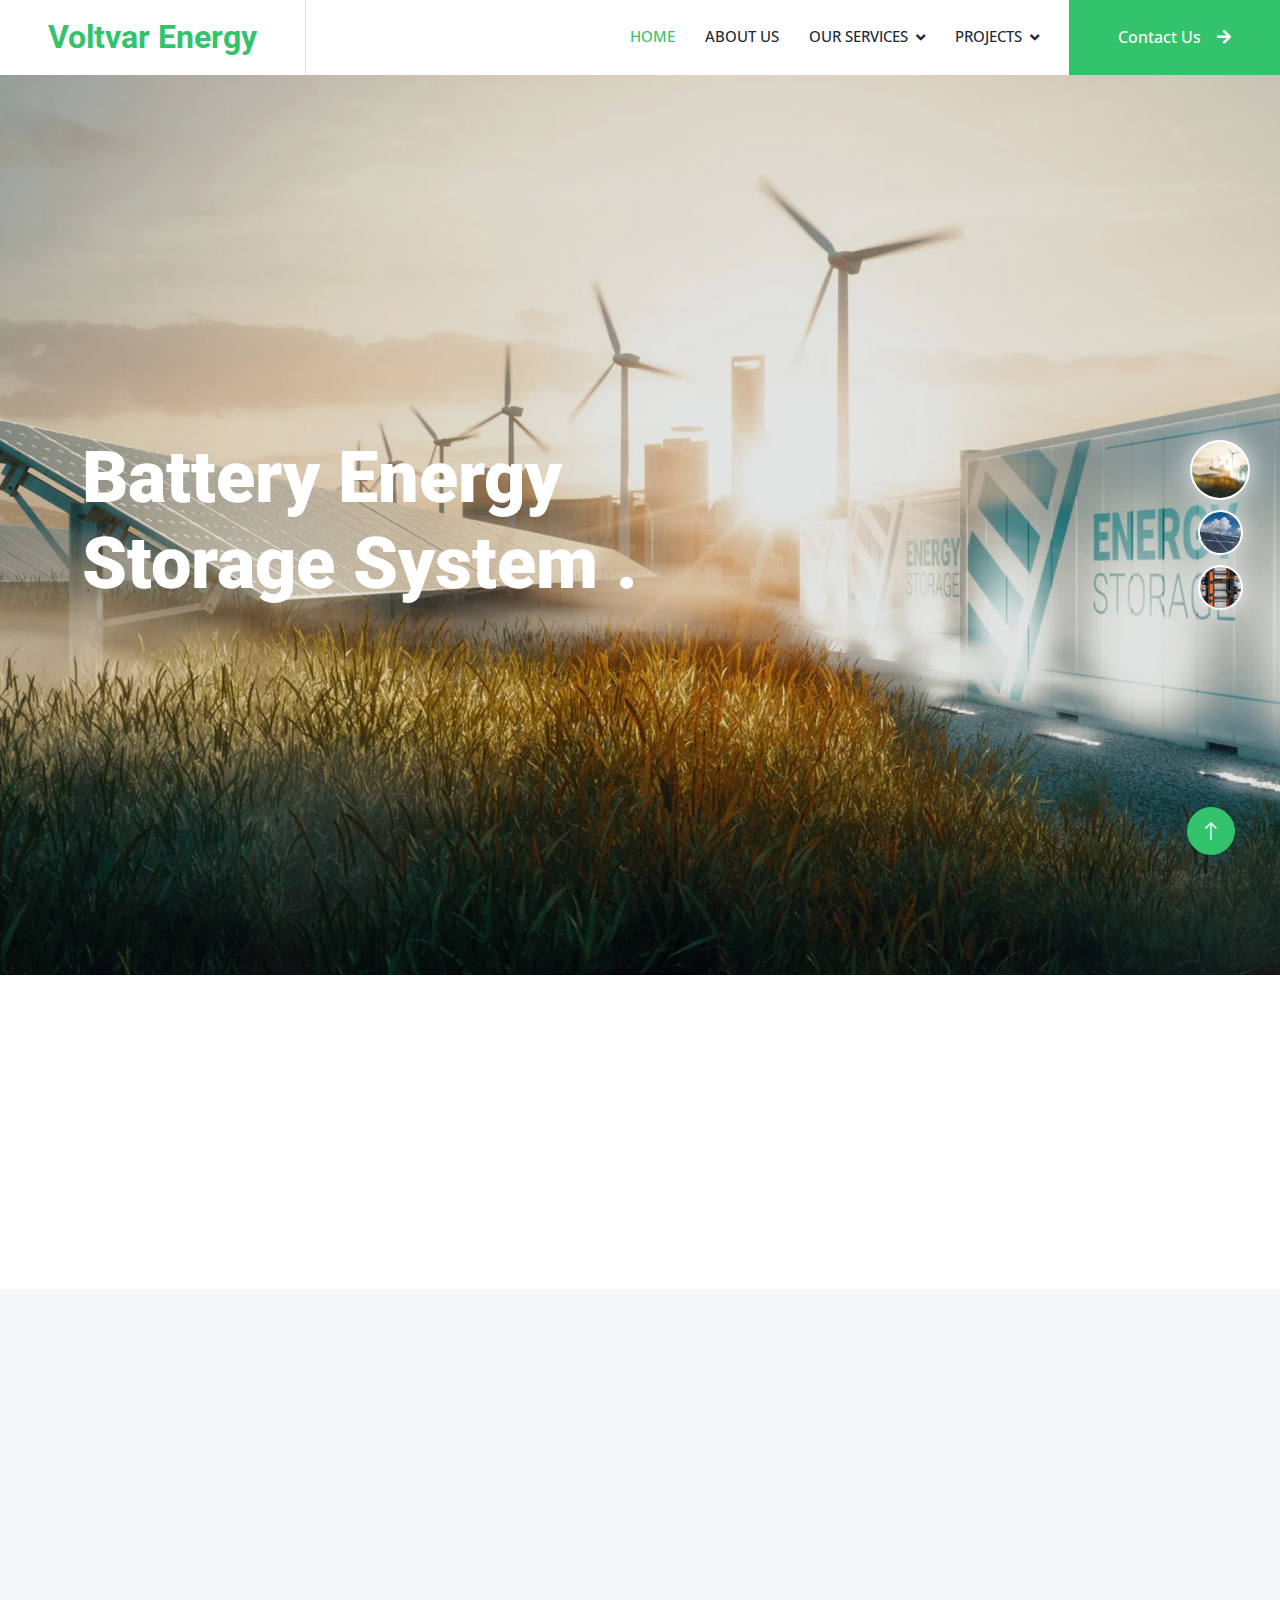
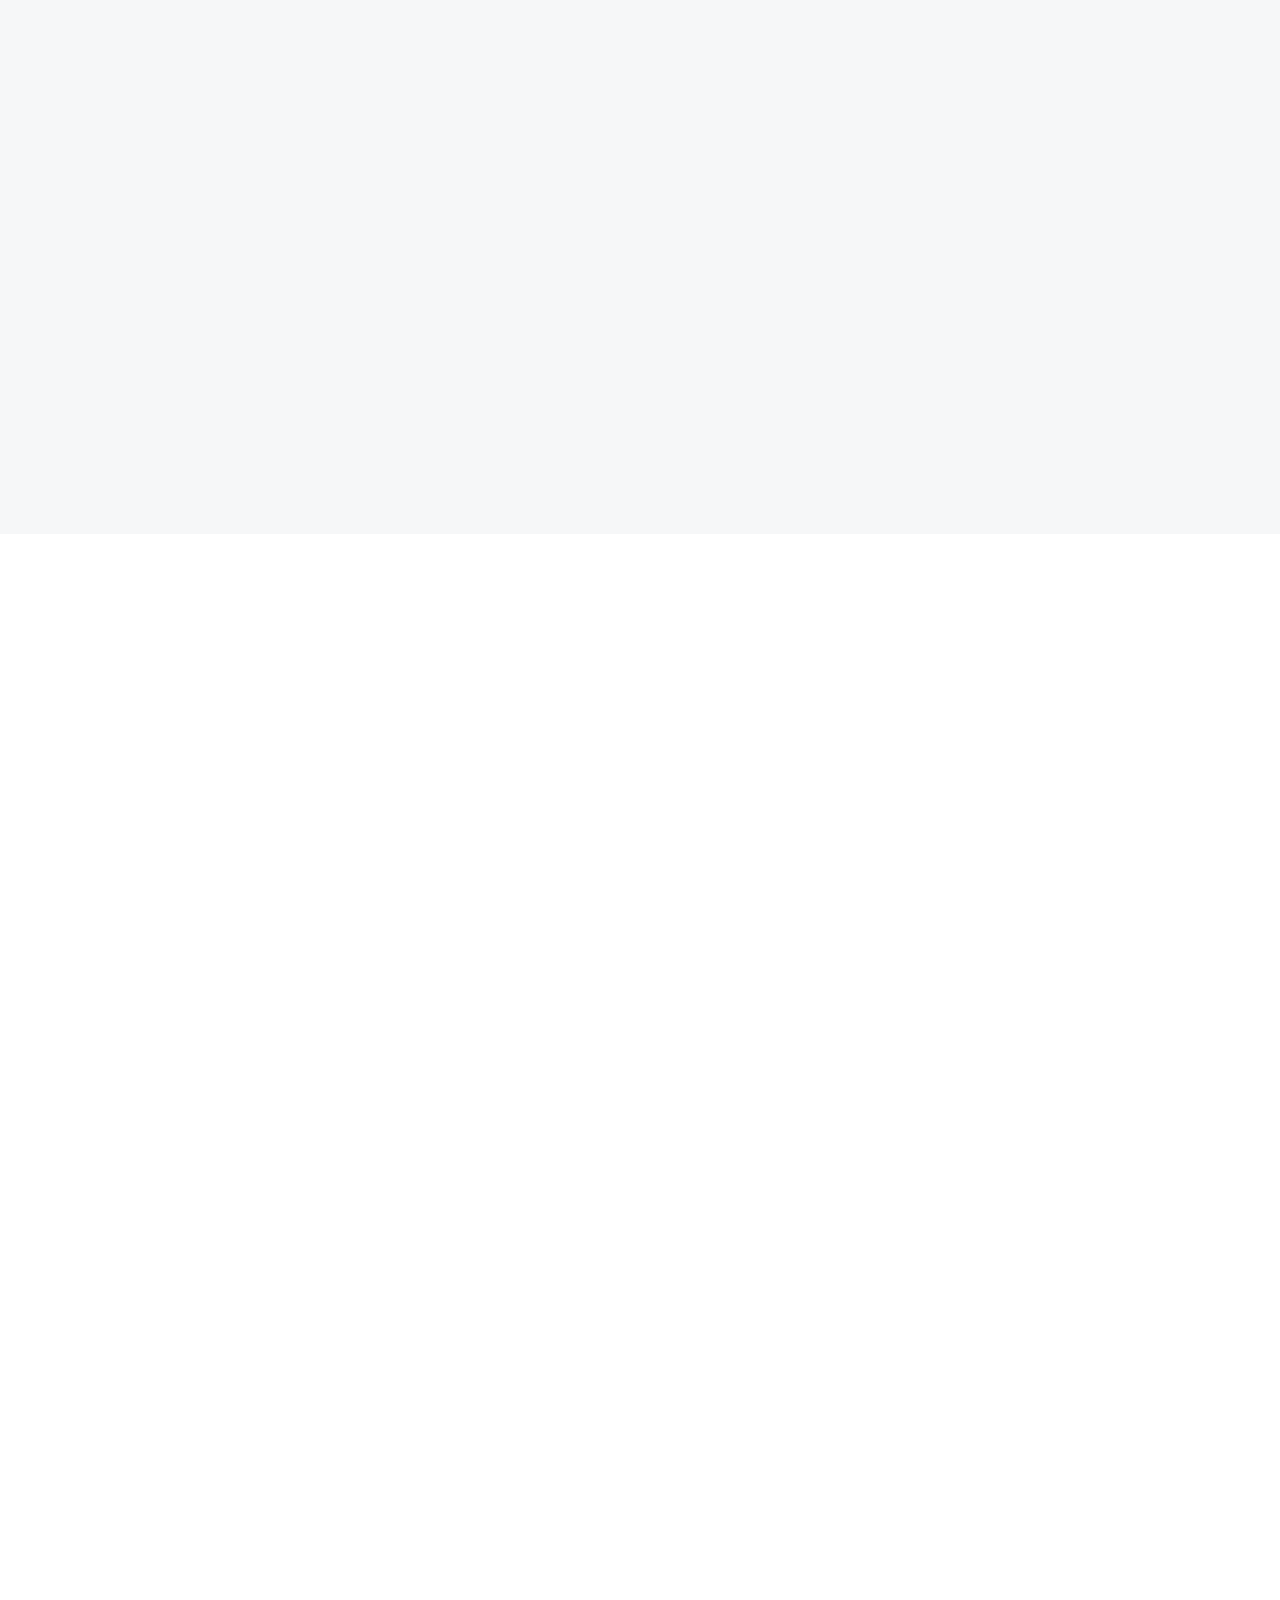
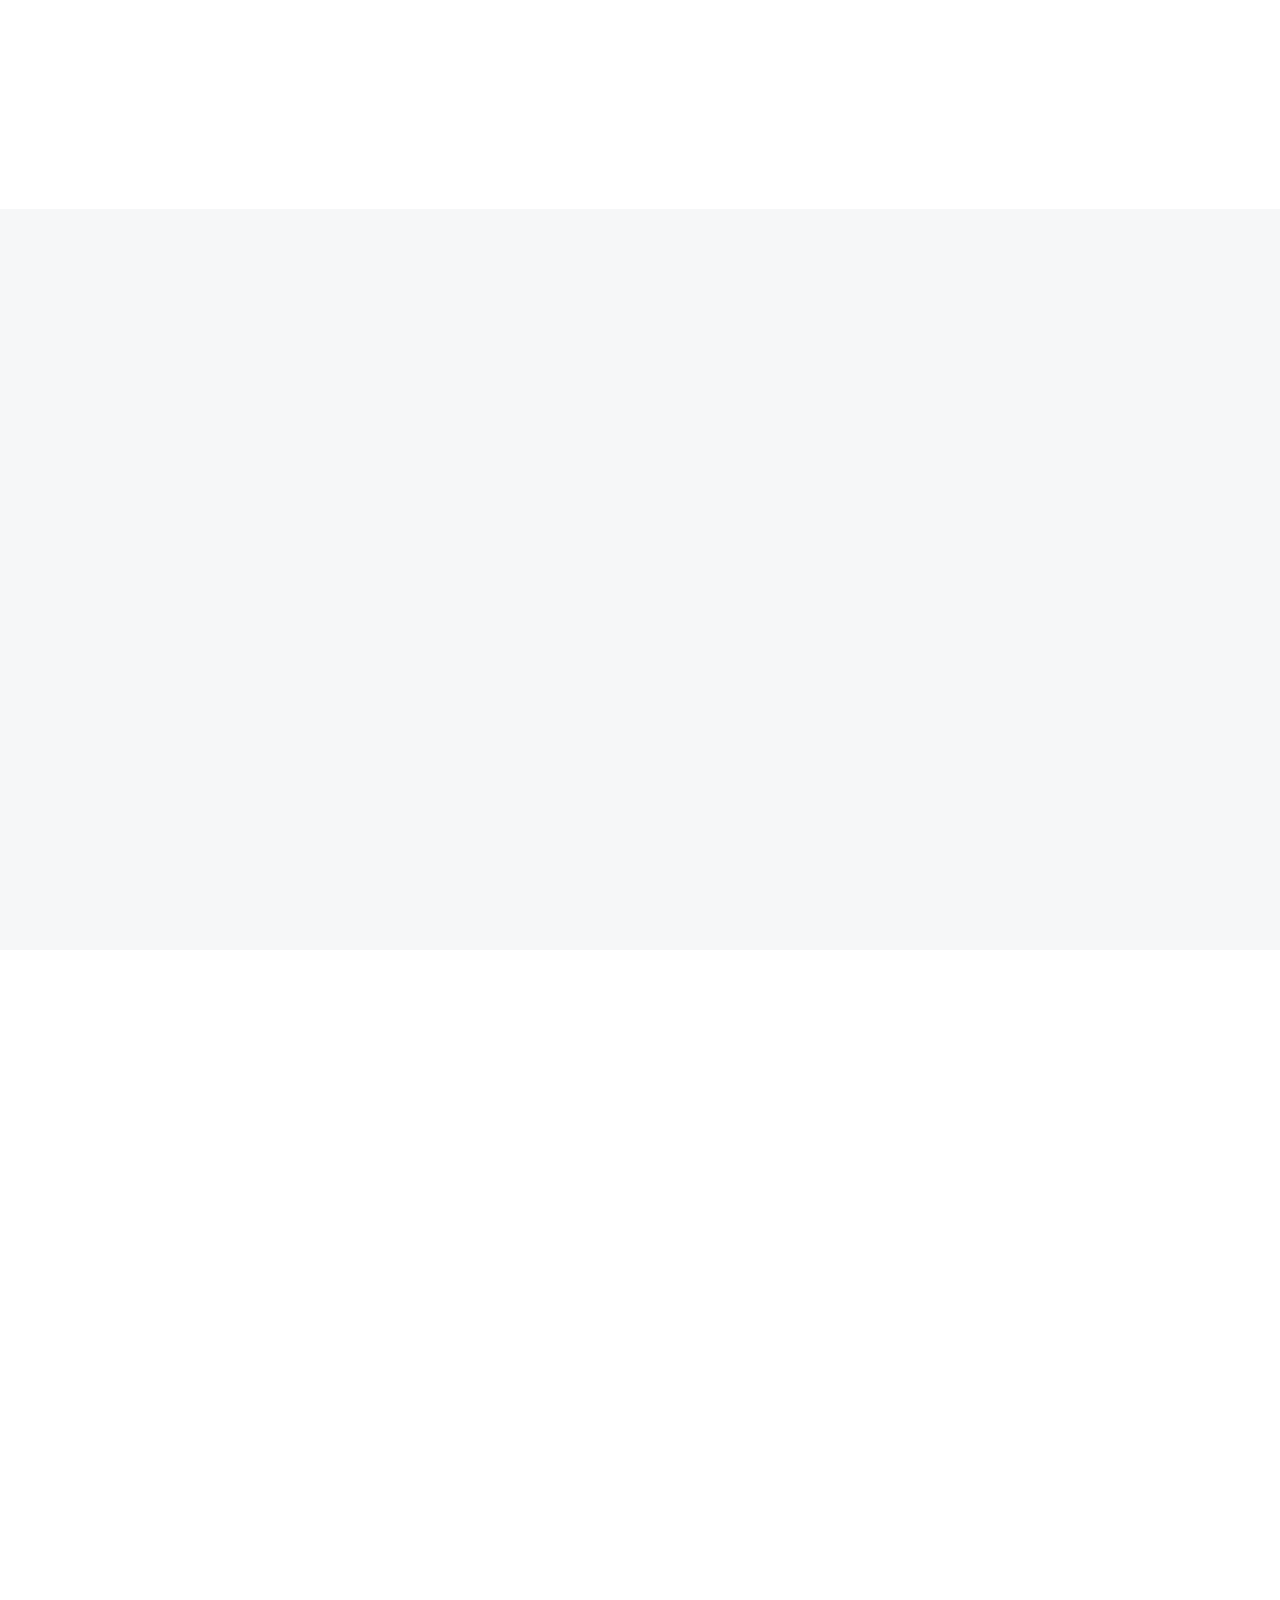
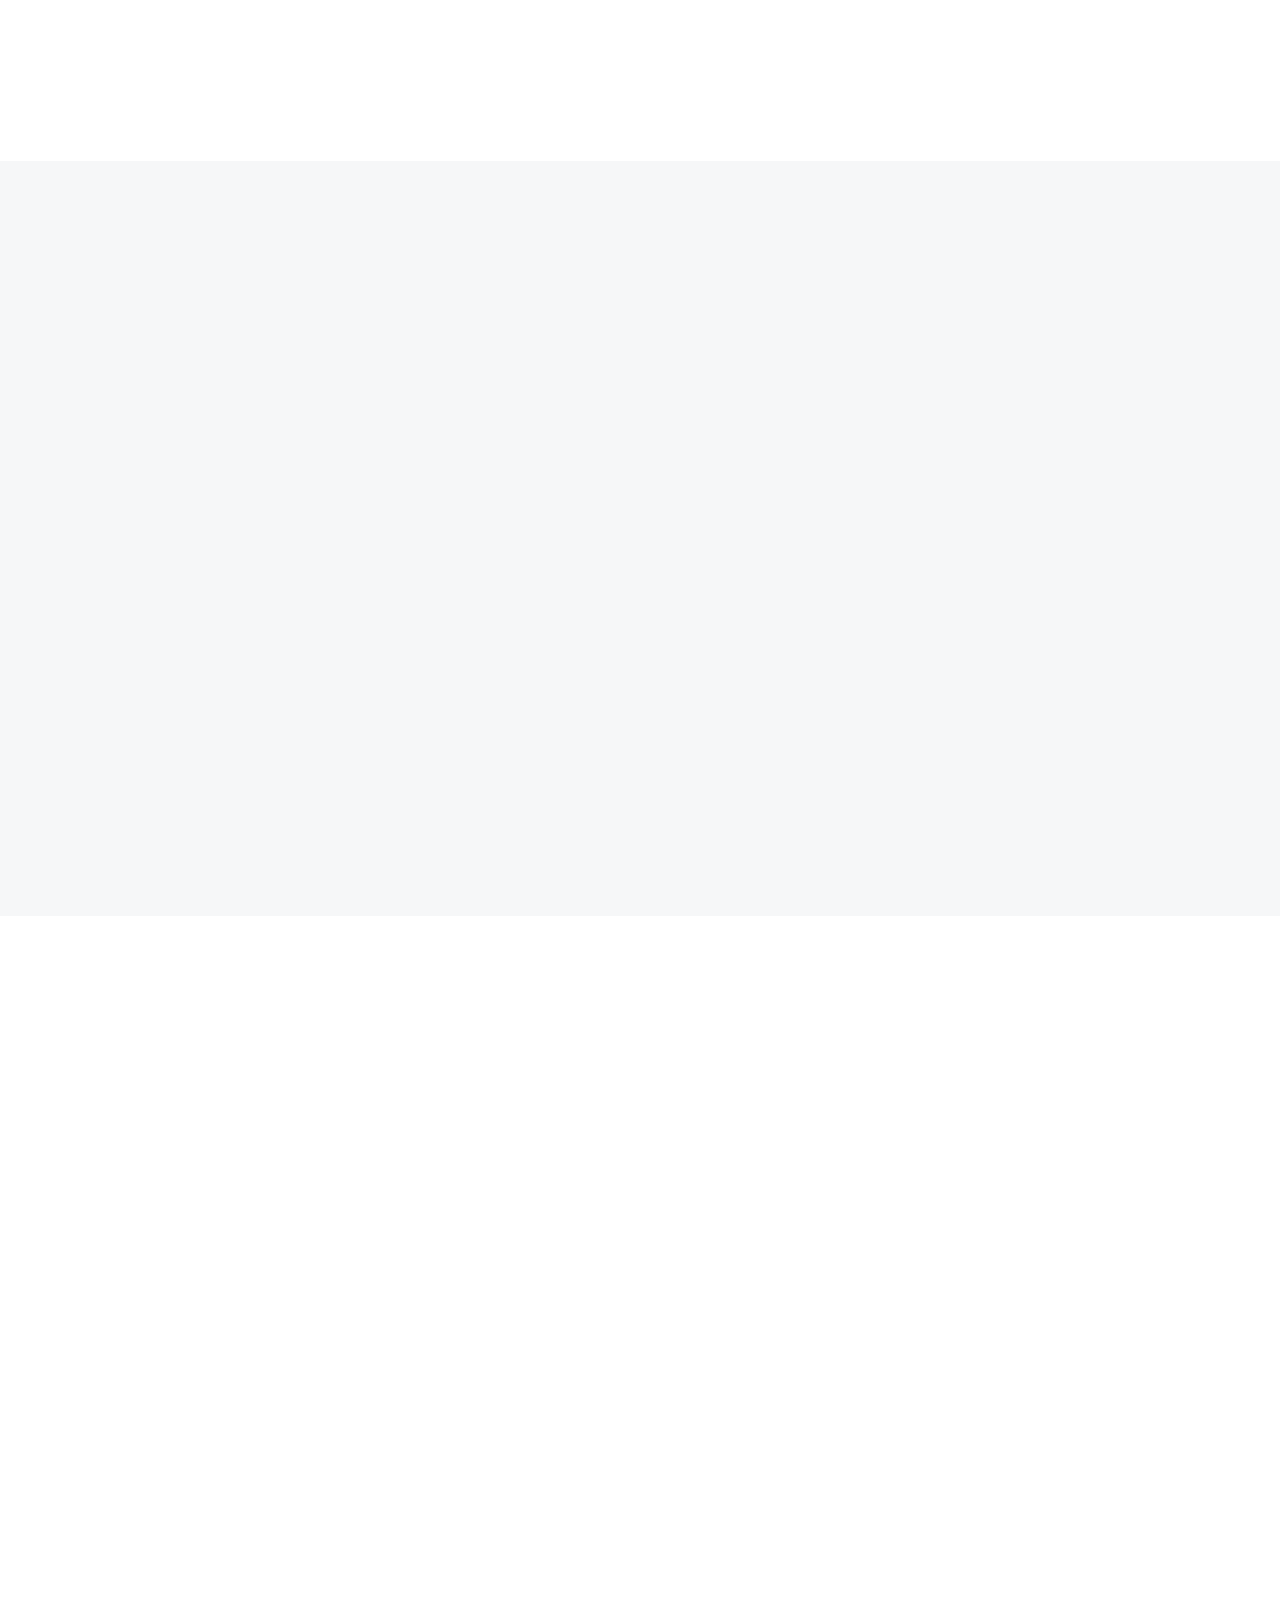
<file: Voltvar/index.html>
<!DOCTYPE html>
<html lang="en">

<head>
    <meta charset="utf-8">
    <title>Voltvarenergy</title>
    <meta content="width=device-width, initial-scale=1.0" name="viewport">
    <meta content="" name="keywords">
    <meta content="" name="description">

    <!-- Favicon -->
    <link href="img/favicon.ico" rel="icon">

    <!-- Google Web Fonts -->
    <link rel="preconnect" href="https://fonts.googleapis.com">
    <link rel="preconnect" href="https://fonts.gstatic.com" crossorigin>
    <link
        href="https://fonts.googleapis.com/css2?family=Open+Sans:wght@400;500&family=Roboto:wght@500;700;900&display=swap"
        rel="stylesheet">

    <!-- Icon Font Stylesheet -->
    <link href="https://cdnjs.cloudflare.com/ajax/libs/font-awesome/5.10.0/css/all.min.css" rel="stylesheet">
    <link href="https://cdn.jsdelivr.net/npm/bootstrap-icons@1.4.1/font/bootstrap-icons.css" rel="stylesheet">

    <!-- Libraries Stylesheet -->
    <link href="lib/animate/animate.min.css" rel="stylesheet">
    <link href="lib/owlcarousel/assets/owl.carousel.min.css" rel="stylesheet">
    <link href="lib/lightbox/css/lightbox.min.css" rel="stylesheet">

    <!-- Customized Bootstrap Stylesheet -->
    <link href="css/bootstrap.min.css" rel="stylesheet">

    <!-- Template Stylesheet -->
    <link href="css/style.css" rel="stylesheet">
    <script src="https://cdn.emailjs.com/dist/email.min.js"></script>
    <script>
        document.addEventListener('DOMContentLoaded', function () {
            emailjs.init("wkQ_AqjUm_nOf8uiy"); // Your EmailJS User ID

            document.getElementById('contact-form').addEventListener('submit', function (event) {
                event.preventDefault(); // Prevent the default form submission

                emailjs.sendForm('service_kuc8f68', 'template_i8ov1xf', this)
                    .then(function (response) {
                        console.log('SUCCESS!', response.status, response.text);
                        document.getElementById('success-message').style.display = 'block';
                        document.getElementById('error-message').style.display = 'none';
                        document.getElementById('contact-form').reset(); // Reset the form after submission
                    }, function (error) {
                        console.error('FAILED...', error);
                        document.getElementById('success-message').style.display = 'none';
                        document.getElementById('error-message').style.display = 'block';
                    });
            });
        });
    </script>
</head>

<body>
    <!-- Spinner Start -->
    <div id="spinner"
        class="show bg-white position-fixed translate-middle w-100 vh-100 top-50 start-50 d-flex align-items-center justify-content-center">
        <div class="spinner-border text-primary" style="width: 3rem; height: 3rem;" role="status">
            <span class="sr-only">Loading...</span>
        </div>
    </div>
    <!-- Spinner End -->


    <!-- Topbar Start -->

    <!-- Topbar End -->


    <!-- Navbar Start -->
    <nav class="navbar navbar-expand-lg bg-white navbar-light sticky-top p-0">
        <a href="index.html" class="navbar-brand d-flex align-items-center border-end px-4 px-lg-5">
            <h2 class="m-0 text-primary">Voltvar Energy</h2>
        </a>
        <button type="button" class="navbar-toggler me-4" data-bs-toggle="collapse" data-bs-target="#navbarCollapse">
            <span class="navbar-toggler-icon"></span>
        </button>
        <div class="collapse navbar-collapse" id="navbarCollapse">
            <div class="navbar-nav ms-auto p-4 p-lg-0">
                <a href="#hero" class="nav-item nav-link active">Home</a>
                <a href="#About" class="nav-item nav-link">About us</a>
                <div class="nav-item dropdown">
                    <a href="#" class="nav-link dropdown-toggle" data-bs-toggle="dropdown">Our Services</a>
                    <div class="dropdown-menu bg-light m-0">
                        <a href="Solar-panels.html" class="dropdown-item">Solar Panels</a>
                        <a href="serbattery-energy.html" class="dropdown-item">Battery Energy Storage
                            System</a>
                        <a href="BESS-Maintaince.html" class="dropdown-item">BESS Maintenance</a>
                        <a href="Consulting-Services.html" class="dropdown-item">Consulting Services</a>
                        <a href="Energy-control-centre.html" class="dropdown-item">Energy Management System</a>
                        <a href="Microgrid-flex.html" class="dropdown-item">Microgrid Flex</a>
                    </div>
                </div>
                <div class="nav-item dropdown">
                    <a href="#" class="nav-link dropdown-toggle" data-bs-toggle="dropdown">Projects</a>
                    <div class="dropdown-menu bg-light m-0">
                        <a href="Large-Scale-Batery.html" class="dropdown-item">Large-Scale Battery Storage for
                            Grids</a>
                        <a href="On-Grid-Solar-with.html" class="dropdown-item">On-Grid Solar With Battery Storage</a>
                        <a href="Battery-energy-storage-system.html"
                            class="dropdown-item">Battery-energy-storage-system</a>
                    </div>
                </div>
                <!-- <a href="contact.html" class="nav-item nav-link">Contact</a> -->
            </div>
            <a href="contact.html" class="btn btn-primary rounded-0 py-4 px-lg-5 d-none d-lg-block">Contact Us<i
                    class="fa fa-arrow-right ms-3"></i></a>
        </div>
    </nav>
    <!-- Navbar End -->
     
    <!-- Carousel Start -->
    <div class="container-fluid p-0 pb-5 wow fadeIn" data-wow-delay="0.1s">
        <div class="owl-carousel header-carousel position-relative">
            <div class="owl-carousel-item position-relative" data-dot="<img src='img/Frame1261156002.jpg'>">
                <img class="img-fluid" src="img/Frame1261156002.jpg" alt="">
                <div class="owl-carousel-inner">
                    <div class="container">
                        <div class="row justify-content-start">
                            <div class="col-10 col-lg-8">
                                <h1 class="display-2 text-white animated slideInDown">Battery Energy Storage System .
                                </h1>
                                <!-- Description and Button Removed -->
                            </div>
                        </div>
                    </div>
                </div>
            </div>
            <div class="owl-carousel-item position-relative" data-dot="<img src='img/carousel-2.jpg'>">
                <img class="img-fluid" src="img/carousel-2.jpg" alt="">
                <div class="owl-carousel-inner">
                    <div class="container">
                        <div class="row justify-content-start">
                            <div class="col-10 col-lg-8">
                                <h1 class="display-2 text-white animated slideInDown">Pioneers Of Solar And Renewable
                                    Energy .</h1>
                                <!-- Description and Button Removed -->
                            </div>
                        </div>
                    </div>
                </div>
            </div>
            <div class="owl-carousel-item position-relative" data-dot="<img src='img/ctwo.jpg'>">
                <img class="img-fluid" src="img/ctwo.jpg" alt="">
                <div class="owl-carousel-inner">
                    <div class="container">
                        <div class="row justify-content-start">
                            <div class="col-10 col-lg-8">
                                <h1 class="display-2 text-white animated slideInDown">Scalable Bettery Solutions .
                                   </h1>
                                <!-- Description and Button Removed -->
                            </div>
                        </div>
                    </div>
                </div>
            </div>
        </div>
    </div>
    <!-- Carousel End -->



    <!-- Feature Start -->

    <div class="container-xxl py-5">
        <div class="container">
            <div class="row g-5">
                <div class="col-md-6 col-lg-3 wow fadeIn" data-wow-delay="0.1s">
                    <div class="d-flex align-items-center mb-4">
                        <div class="btn-lg-square bg-primary rounded-circle me-3">
                            <i class="fa fa-users text-white"></i>
                        </div>
                        <h1 class="mb-0" data-toggle="counter-up">3453</h1>
                    </div>
                    <h5 class="mb-3">Happy Customers</h5>
                </div>
                <div class="col-md-6 col-lg-3 wow fadeIn" data-wow-delay="0.3s">
                    <div class="d-flex align-items-center mb-4">
                        <div class="btn-lg-square bg-primary rounded-circle me-3">
                            <i class="fa fa-check text-white"></i>
                        </div>
                        <h1 class="mb-0" data-toggle="counter-up">4234</h1>
                    </div>
                    <h5 class="mb-3">Project Done</h5>
                </div>
                <div class="col-md-6 col-lg-3 wow fadeIn" data-wow-delay="0.5s">
                    <div class="d-flex align-items-center mb-4">
                        <div class="btn-lg-square bg-primary rounded-circle me-3">
                            <i class="fa fa-award text-white"></i>
                        </div>
                        <h1 class="mb-0" data-toggle="counter-up">3123</h1>
                    </div>
                    <h5 class="mb-3">Awards Win</h5>
                </div>
                <div class="col-md-6 col-lg-3 wow fadeIn" data-wow-delay="0.7s">
                    <div class="d-flex align-items-center mb-4">
                        <div class="btn-lg-square bg-primary rounded-circle me-3">
                            <i class="fa fa-users-cog text-white"></i>
                        </div>
                        <h1 class="mb-0" data-toggle="counter-up">1831</h1>
                    </div>
                    <h5 class="mb-3">Expert Workers</h5>
                </div>
            </div>
        </div>
    </div>
    <!-- Feature Start -->

    <!-- About Start -->
    <section id="About" class="About">
        <div class="container-fluid bg-light overflow-hidden my-5 px-lg-0">
            <div class="container about px-lg-0">
                <div class="row g-0 mx-lg-0">
                    <div class="col-lg-6 ps-lg-0 wow fadeIn" data-wow-delay="0.1s" style="min-height: 400px;">
                        <div class="position-relative h-100">
                            <img class="position-absolute img-fluid w-100 h-100" src="img/about.jpg"
                                style="object-fit: cover;" alt="">
                        </div>
                    </div>
                    <div class="col-lg-6 about-text py-5 wow fadeIn" data-wow-delay="0.5s">
                        <div class="p-lg-5 pe-lg-0">
                            <h4 class="text-primary">About Us</h4>
                            <h1 class="mb-4">20+ Years Experience In Battery Energy Storage Systems for Solar &
                                Renewable Energy Industry</h1>
                            <p>With over two decades of experience, our team has been at the forefront of innovation
                                in battery energy storage systems. We specialize in providing cutting-edge solutions
                                that enhance energy efficiency and sustainability across various applications. From
                                residential to commercial and industrial projects, our expertise spans the entire
                                lifecycle of battery energy storage systems, including design, installation, and
                                maintenance. Our commitment to delivering reliable and efficient storage solutions
                                ensures that our clients can depend on us to meet their energy needs today and into
                                the future.</p>
                            <p><i class="fa fa-check-circle text-primary me-3"></i>Expertise in design,
                                installation, and maintenance</p>
                            <p><i class="fa fa-check-circle text-primary me-3"></i>Focus on energy efficiency and
                                sustainability</p>
                            <p><i class="fa fa-check-circle text-primary me-3"></i>Comprehensive solutions for
                                residential, commercial, and industrial projects</p>
                            <!-- <a href="" class="btn btn-primary rounded-pill py-3 px-5 mt-3">Explore More</a> -->
                        </div>
                    </div>
                </div>
            </div>
        </div>
    </section>
    <!-- About End -->

    <!-- Service Start -->
    <section id="Services" class="Services">
        <div class="container-xxl py-5">
            <div class="container">
                <div class="text-center mx-auto mb-5 wow fadeInUp" data-wow-delay="0.1s" style="max-width: 600px;">
                    <h4 class="text-primary">Our Services</h4>
                    <h1 class="mb-4">We Are Pioneers In The World Of BESS & Renewable Energy</h1>
                    <hr class="mx-auto" style="width: 50px; border-top: 3px solid #5c9f24;">
                </div>
                <div class="row g-4">
                    <div class="col-md-6 col-lg-4 wow fadeInUp" data-wow-delay="0.1s">
                        <div class="service-item rounded overflow-hidden shadow-lg position-relative">
                            <div class="position-relative">
                                <img class="img-fluid" src="img/solarpanels.jpg" alt="">
                                <div
                                    class="service-overlay position-absolute top-0 start-0 w-100 h-100 bg-dark opacity-0 transition-opacity duration-300">
                                </div>
                            </div>
                            <div class="p-4 pt-0"><br>
                                <h4 class="mb-3 text-uppercase">Solar Panels</h4>
                                <p>Solar panels convert sunlight into electricity efficiently and reliably.</p>
                                <a class="small fw-medium text-primary" href="Solar-panels.html">Read More<i
                                        class="fa fa-arrow-right ms-2"></i></a>
                            </div>
                        </div>
                    </div>
                    <div class="col-md-6 col-lg-4 wow fadeInUp" data-wow-delay="0.3s">
                        <div class="service-item rounded overflow-hidden shadow-lg position-relative">
                            <div class="position-relative">
                                <img class="img-fluid" src="img/bss.jpg" alt="">
                                <div
                                    class="service-overlay position-absolute top-0 start-0 w-100 h-100 bg-dark opacity-0 transition-opacity duration-300">
                                </div>
                            </div>
                            <div class="p-4 pt-0"><br>
                                <h4 class="mb-3 text-uppercase">Battery Energy Storage System</h4>
                                <p>Battery Energy Storage Systems efficiently store and release energy.</p>
                                <a class="small fw-medium text-primary" href="Battery-energy-storage-system.html">Read
                                    More<i class="fa fa-arrow-right ms-2"></i></a>
                            </div>
                        </div>
                    </div>
                    <div class="col-md-6 col-lg-4 wow fadeInUp" data-wow-delay="0.5s">
                        <div class="service-item rounded overflow-hidden shadow-lg position-relative">
                            <div class="position-relative">
                                <img class="img-fluid" src="img/bess.jpg" alt="">
                                <div
                                    class="service-overlay position-absolute top-0 start-0 w-100 h-100 bg-dark opacity-0 transition-opacity duration-300">
                                </div>
                            </div>
                            <div class="p-4 pt-0"><br>
                                <h4 class="mb-3 text-uppercase">BESS Maintenance</h4>
                                <p>Battery storage maintenance ensures peak performance.</p>
                                <a class="small fw-medium text-primary" href="BESS-Maintaince.html">Read More<i
                                        class="fa fa-arrow-right ms-2"></i></a>
                            </div>
                        </div>
                    </div>
                    <div class="col-md-6 col-lg-4 wow fadeInUp" data-wow-delay="0.1s">
                        <div class="service-item rounded overflow-hidden shadow-lg position-relative">
                            <div class="position-relative">
                                <img class="img-fluid" src="img/counsulting services.jpg" alt="">
                                <div
                                    class="service-overlay position-absolute top-0 start-0 w-100 h-100 bg-dark opacity-0 transition-opacity duration-300">
                                </div>
                            </div>
                            <div class="p-4 pt-0"><br>
                                <h4 class="mb-3 text-uppercase">Consulting Services</h4>
                                <p>Consulting services offer expert guidance and tailored solutions.</p>
                                <a class="small fw-medium text-primary" href="Consulting-Services.html">Read More<i
                                        class="fa fa-arrow-right ms-2"></i></a>
                            </div>
                        </div>
                    </div>
                    <div class="col-md-6 col-lg-4 wow fadeInUp" data-wow-delay="0.3s">
                        <div class="service-item rounded overflow-hidden shadow-lg position-relative">
                            <div class="position-relative">
                                <img class="img-fluid" src="img/energy control.jpg" alt="">
                                <div
                                    class="service-overlay position-absolute top-0 start-0 w-100 h-100 bg-dark opacity-0 transition-opacity duration-300">
                                </div>
                            </div>
                            <div class="p-4 pt-0"><br>
                                <h4 class="mb-3 text-uppercase">Energy Management System</h4>
                                <p>Energy control management optimizes energy usage and efficiency.</p>
                                <a class="small fw-medium text-primary" href="Energy-control-centre.html">Read
                                    More<i class="fa fa-arrow-right ms-2"></i></a>
                            </div>
                        </div>
                    </div>
                    <div class="col-md-6 col-lg-4 wow fadeInUp" data-wow-delay="0.5s">
                        <div class="service-item rounded overflow-hidden shadow-lg position-relative">
                            <div class="position-relative">
                                <img class="img-fluid" src="img/microgridflex.jpg" alt="">
                                <div
                                    class="service-overlay position-absolute top-0 start-0 w-100 h-100 bg-dark opacity-0 transition-opacity duration-300">
                                </div>
                            </div>
                            <div class="p-4 pt-0"><br>
                                <h4 class="mb-3 text-uppercase">Microgrid Flex</h4>
                                <p>Microgrid Flex enhances energy resilience and adaptability.</p>
                                <a class="small fw-medium text-primary" href="Microgrid-flex.html">Read More<i
                                        class="fa fa-arrow-right ms-2"></i></a>
                            </div>
                        </div>
                    </div>
                </div>
            </div>
        </div>
    </section>
    <!-- Service End -->

    <!-- Feature Start -->
    <div class="container-fluid bg-light overflow-hidden my-5 px-lg-0">
        <div class="container feature px-lg-0">
            <div class="row g-0 mx-lg-0">
                <div class="col-lg-6 feature-text py-5 wow fadeIn" data-wow-delay="0.1s">
                    <div class="p-lg-5 ps-lg-0">
                        <h4 class="text-primary">Why Choose Us!</h4>
                        <h1 class="mb-4">Complete Commercial & Residential BESS with Solar System</h1>
                        <p class="mb-4 pb-2">We offer comprehensive solutions for both commercial and residential
                            Battery Energy Storage Systems (BESS) integrated with solar systems, ensuring you get
                            the most out of your renewable energy investments. Our expertise spans the full spectrum
                            of energy storage and solar technology, providing end-to-end services that include
                            system design, installation, and maintenance. Whether you’re looking to enhance energy
                            efficiency in your business or home, our solutions are tailored to meet your specific
                            needs and goals. We combine advanced technology with exceptional customer support to
                            deliver reliable, high-performance systems that reduce energy costs, increase
                            sustainability, and offer peace of mind. Choose us to experience the benefits of a fully
                            integrated energy solution designed for optimal performance and long-term success.</p>
                        <div class="row g-4">
                            <!-- Add any additional content here if needed -->
                        </div>
                    </div>
                </div>
                <div class="col-lg-6 pe-lg-0 wow fadeIn" data-wow-delay="0.5s" style="min-height: 400px;">
                    <div class="position-relative h-100">
                        <img class="position-absolute img-fluid w-100 h-100" src="img/choose.png"
                            style="object-fit: cover;" alt="">
                    </div>
                </div>
            </div>
        </div>
    </div>

    <!-- Feature End -->

    <!-- Projects Start -->
    <div class="container-xxl py-5">
        <div class="container">
            <div class="text-center mx-auto mb-5 wow fadeInUp" data-wow-delay="0.1s" style="max-width: 600px;">
                <h4 class="text-primary">Our Projects</h4>
                <h1 class="mb-4">Visit Our Latest Solar And Renewable Energy Projects</h1>
            </div>
            
            <div class="row g-4 portfolio-container wow fadeInUp" data-wow-delay="0.5s">
                <div class="col-lg-4 col-md-6 portfolio-item second">
                    <div class="portfolio-img rounded overflow-hidden">
                        <img class="img-fluid" src="img/large-scale-battery-storage-for-grids.jpeg" alt="">
                        <div class="portfolio-btn">
                            <a class="btn btn-lg-square btn-outline-light rounded-circle mx-1"
                                href="img/large-scale-battery-storage-for-grids.jpeg" data-lightbox="portfolio"><i
                                    class="fa fa-eye"></i></a>
                            <a class="btn btn-lg-square btn-outline-light rounded-circle mx-1"
                                href="Large-Scale-Batery.html"><i class="fa fa-link"></i></a>
                        </div>
                    </div>
                    <div class="pt-3">
                        <p class="text-primary mb-0">Large-Scale Battery Storage for Grid</p>
                        <hr class="text-primary w-25 my-2">
                        <h5 class="lh-base">large-scale battery storage system to enhance grid stability and support renewable energy integration.</h5>
                    </div>
                </div>
                <div class="col-lg-4 col-md-6 portfolio-item third">
                    <div class="portfolio-img rounded overflow-hidden">
                        <img class="img-fluid" src="img/ongridsolarsystem.png" alt="">
                        <div class="portfolio-btn">
                            <a class="btn btn-lg-square btn-outline-light rounded-circle mx-1"
                                href="img/ongridsolarsystem.png" data-lightbox="portfolio"><i class="fa fa-eye"></i></a>
                            <a class="btn btn-lg-square btn-outline-light rounded-circle mx-1"
                                href="On-Grid-Solar-with.html"><i class="fa fa-link"></i></a>
                        </div>
                    </div>
                    <div class="pt-3">
                        <p class="text-primary mb-0">On-Grid Solar System with Battery Storage</p>
                        <hr class="text-primary w-25 my-2">
                        <h5 class="lh-base">
                            On-grid solar system with battery storage designed to maximize energy efficiency and reliability.</h5>
                    </div>
                </div>
                <div class="col-lg-4 col-md-6 portfolio-item first">
                    <div class="portfolio-img rounded overflow-hidden">
                        <img class="img-fluid" src="img/bessfinal.png" alt="">
                        <div class="portfolio-btn">
                            <a class="btn btn-lg-square btn-outline-light rounded-circle mx-1" href="img/bessfinal.png"
                                data-lightbox="portfolio"><i class="fa fa-eye"></i></a>
                            <a class="btn btn-lg-square btn-outline-light rounded-circle mx-1"
                                href="Battery-energy-storage-system.html"><i class="fa fa-link"></i></a>
                        </div>
                    </div>
                    <div class="pt-3">
                        <p class="text-primary mb-0">Battery Energy Storage System (BESS) </p>
                        <hr class="text-primary w-25 my-2">
                        <h5 class="lh-base">Battery Energy Storage System, enhancing energy management, grid stability, and renewable integration.</h5>
                    </div>
                </div>
            </div>
        </div>
    </div>
    <!-- Projects End -->


    <!-- Page Header Start -->
    <!-- Page Header End -->


  <!-- Contact Start -->
  <section id="Contact" class="Contact">
    <div class="container-fluid bg-light overflow-hidden px-lg-0" style="margin: 6rem 0;">
        <div class="container contact px-lg-0">
            <div class="row g-0 mx-lg-0">
                <div class="col-lg-6 contact-text py-5 wow fadeIn" data-wow-delay="0.5s">
                    <div class="p-lg-5 ps-lg-0">
                        <h4 class="text-primary">Contact Us</h4>
                        <h1 class="mb-4">Feel Free To Contact Us</h1>
                        <form id="contact-form"
                            style="background: #fff; padding: 30px; border-radius: 10px; box-shadow: 0 4px 6px rgba(0,0,0,0.1);">
                            <div class="row g-3">
                                <div class="col-md-6">
                                    <div class="form-floating">
                                        <input type="text" class="form-control" id="name" placeholder="Your Name"
                                            name="name" required style="border-radius: 5px;">
                                        <label for="name">Your Name</label>
                                    </div>
                                </div>
                                <div class="col-md-6">
                                    <div class="form-floating">
                                        <input type="email" class="form-control" id="email" placeholder="Your Email"
                                            name="email" required style="border-radius: 5px;">
                                        <label for="email">Your Email</label>
                                    </div>
                                </div>
                                <div class="col-md-6">
                                    <div class="form-floating">
                                        <input type="text" class="form-control" id="country"
                                            placeholder="Your Country" name="country" required
                                            style="border-radius: 5px;">
                                        <label for="country">Your Country</label>
                                    </div>
                                </div>
                                <div class="col-12">
                                    <div class="form-floating">
                                        <input type="text" class="form-control" id="subject" placeholder="Subject"
                                            name="subject" required style="border-radius: 5px;">
                                        <label for="subject">Subject</label>
                                    </div>
                                </div>
                                <div class="col-12">
                                    <div class="form-floating">
                                        <textarea class="form-control" placeholder="Leave a message here"
                                            id="message" style="height: 100px; border-radius: 5px;" name="message"
                                            required></textarea>
                                        <label for="message">Message</label>
                                    </div>
                                </div>
                                <div class="col-12">
                                    <button class="btn btn-primary rounded-pill py-3 px-5" type="submit"
                                        style="background: linear-gradient(135deg, #32C36C, #2ea548); border: none; transition: background 0.3s, transform 0.3s;">
                                        Send Message
                                    </button>

                                </div>
                            </div>
                        </form>
                        <div id="success-message" style="display:none; color: green; margin-top: 20px;">Message sent
                            successfully!</div>
                        <div id="error-message" style="display:none; color: red; margin-top: 10px;">Failed to send
                            the message. Please try again.</div>
                    </div>
                </div>
                <div class="col-lg-6 pe-lg-0" style="min-height: 400px;">
                    <div class="position-relative h-100">
                        <iframe class="position-absolute w-100 h-100"
                        style="object-fit: cover; border: none; border-radius: 10px;"
                        src="https://www.google.com/maps/embed?pb=!1m18!1m12!1m3!1d881.4225906726624!2d80.18511462650028!3d13.049027964468307!2m3!1f0!2f0!3f0!3m2!1i1024!2i768!4f13.1!3m3!1m2!1s0x3a5261333f4c512b%3A0x2725a16e13f0fe7b!2s17-114%2C%201st%20Main%20Rd%2C%20New%20Colony%2C%20Virugambakkam%2C%20Chennai%2C%20Tamil%20Nadu%20600092!5e1!3m2!1sen!2sin!4v1732250508298!5m2!1sen!2sin"
                        frameborder="0" allowfullscreen="" aria-hidden="false" tabindex="0">
                    </iframe>
                    
                
                    </div>
                </div>
            </div>
        </div>
    </div>
</section>
<!-- Contact End -->

       <!-- Footer Start -->
<div class="container-fluid bg-dark text-body footer mt-5 pt-5 wow fadeIn" data-wow-delay="0.1s">
    <div class="container py-5">
        <div class="row g-5">
            <div class="col-lg-3 col-md-6">
                <h5 class="text-white mb-4">Address</h5>
                <p class="mb-2"><i class="fa fa-map-marker-alt me-3"></i>YAMUNAI STREET,17/1, <br>
                1st Main Rd,Sheikh Abdul Nagar,<br>
            New Colony, Virugambakkam, Chennai,Tamil Nadu 600092,<br> India</p>
                <p class="mb-2"><i class="fa fa-phone-alt me-3"></i>+91 9952998108</p>
                <p class="mb-2"><i class="fa fa-envelope me-3"></i>umar@voltvarenergy.com</p>
                <div class="d-flex pt-2">
                    <a class="btn btn-square btn-outline-light btn-social me-2" href=""><i class="fab fa-twitter"></i></a>
                    <a class="btn btn-square btn-outline-light btn-social me-2" href=""><i class="fab fa-facebook-f"></i></a>
                    <a class="btn btn-square btn-outline-light btn-social me-2" href=""><i class="fab fa-youtube"></i></a>
                    <a class="btn btn-square btn-outline-light btn-social" href=""><i class="fab fa-linkedin-in"></i></a>
                </div>
            </div>
            <div class="col-lg-3 col-md-6">
                <h5 class="text-white mb-4">Quick Links</h5>
                <a class="btn btn-link d-flex align-items-center" href="#About">
                    <i class="fa fa-info-circle me-2"></i>About Us
                </a>
                <a class="btn btn-link d-flex align-items-center" href="contact.html">
                    <i class="fa fa-envelope me-2"></i>Contact Us
                </a>
                <a class="btn btn-link d-flex align-items-center" href="#Services">
                    <i class="fa fa-cog me-2"></i>Our Services
                </a>
                <a class="btn btn-link d-flex align-items-center" href="Terms.html">
                    <i class="fa fa-file-alt me-2"></i>Terms & Condition
                </a>
                <a class="btn btn-link d-flex align-items-center" href="privacy-policy.html">
                    <i class="fa fa-user-secret me-2"></i>Privacy Policy
                </a>
            </div>
            <div class="col-lg-3 col-md-6">
                <h5 class="text-white mb-4">Our Services</h5>
                <a class="btn btn-link d-flex align-items-center" href="Solar-panels.html">
                    <i class="fa fa-solar-panel me-2"></i>Solar Panels
                </a>
                <a class="btn btn-link d-flex align-items-center" href="serbattery-energy.html">
                    <i class="fa fa-battery-full me-2"></i>Battery Energy Storage
                </a>
                <a class="btn btn-link d-flex align-items-center" href="BESS-Maintaince.html">
                    <i class="fa fa-wrench me-2"></i>BESS Maintenance
                </a>
                <a class="btn btn-link d-flex align-items-center" href="Consulting-Services.html">
                    <i class="fa fa-handshake me-2"></i>Consulting Services
                </a>
                <a class="btn btn-link d-flex align-items-center" href="Energy-control-centre.html">
                    <i class="fa fa-chart-line me-2"></i>Energy Control central
                </a>
                <a class="btn btn-link d-flex align-items-center" href="Microgrid-flex.html">
                    <i class="fa fa-network-wired me-2"></i>Microgrid Flex
                </a>
            </div>
            
        </div>
    </div>
    <div class="container">
        <div class="copyright">
            <div class="row">
                <div class="col-md-6 text-center text-md-start mb-3 mb-md-0 mx-auto">
                    <p class="mb-0">&copy; <a href="#" class="text-light">Voltvar Energy</a> 2024. All Rights
                        Reserved.</p>
                </div>
            </div>
        </div>
    </div>
</div>
<!-- Footer End -->



        <!-- Back to Top -->
        <a href="#" class="btn btn-lg btn-primary btn-lg-square rounded-circle back-to-top"><i
                class="bi bi-arrow-up"></i></a>


        <!-- JavaScript Libraries -->
        <script src="https://code.jquery.com/jquery-3.4.1.min.js"></script>
        <script src="https://cdn.jsdelivr.net/npm/bootstrap@5.0.0/dist/js/bootstrap.bundle.min.js"></script>
        <script src="lib/wow/wow.min.js"></script>
        <script src="lib/easing/easing.min.js"></script>
        <script src="lib/waypoints/waypoints.min.js"></script>
        <script src="lib/counterup/counterup.min.js"></script>
        <script src="lib/owlcarousel/owl.carousel.min.js"></script>
        <script src="lib/isotope/isotope.pkgd.min.js"></script>
        <script src="lib/lightbox/js/lightbox.min.js"></script>

        <!-- Template Javascript -->
        <script src="js/main.js"></script>
</body>

</html>
</file>
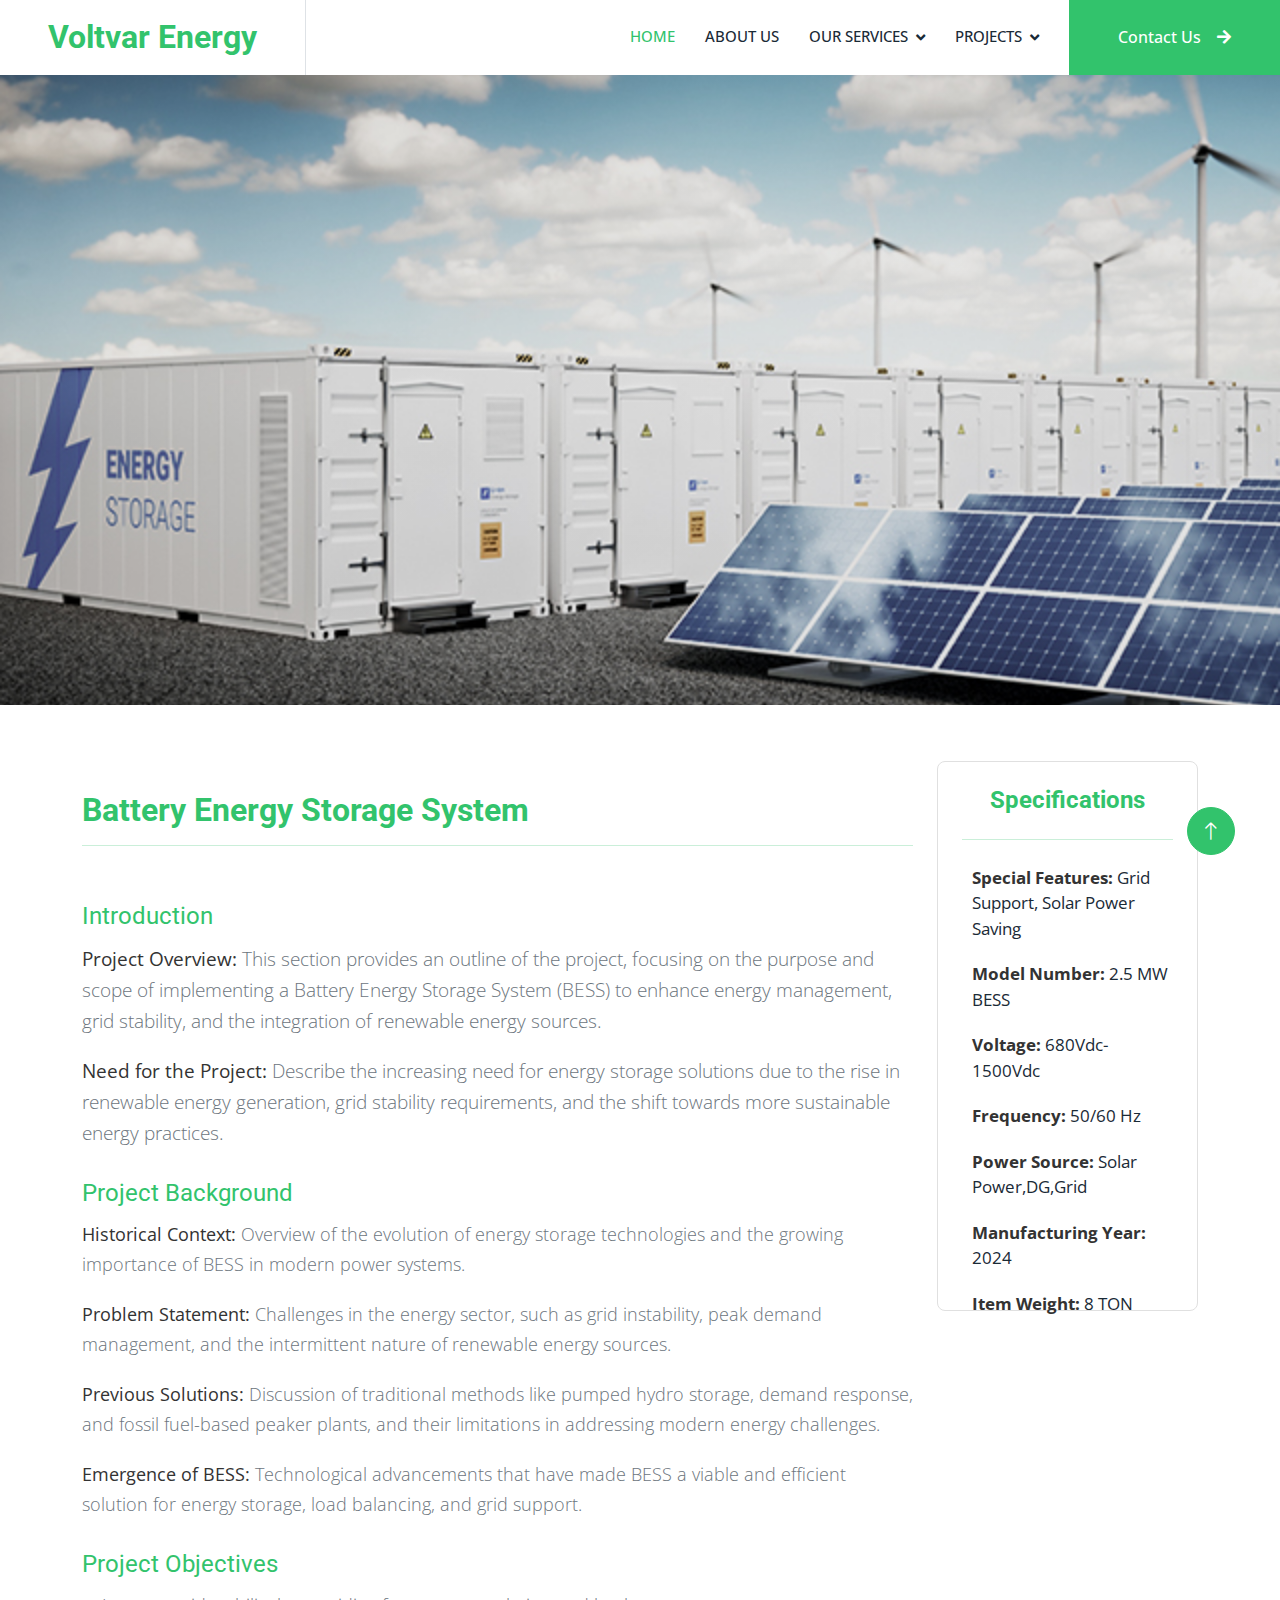
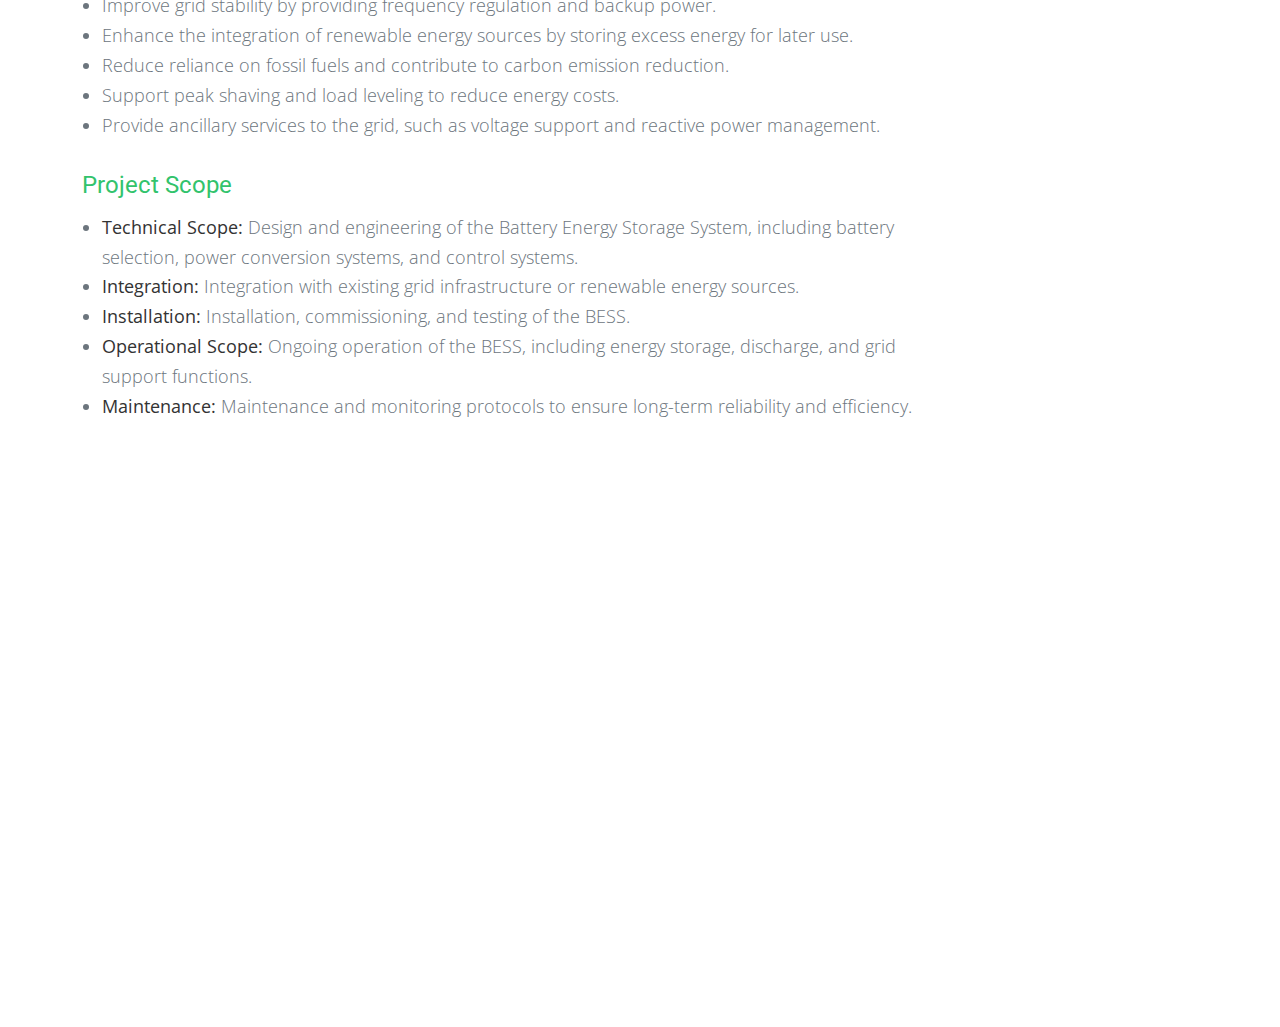
<file: Voltvar/Battery-energy-storage-system.html>
<!DOCTYPE html>
<html lang="en">

<head>
    <meta charset="utf-8">
    <title>Voltvarenergy</title>
    <meta content="width=device-width, initial-scale=1.0" name="viewport">
    <meta content="" name="keywords">
    <meta content="" name="description">

    <!-- Favicon -->
    <link href="img/favicon.ico" rel="icon">

    <!-- Google Web Fonts -->
    <link rel="preconnect" href="https://fonts.googleapis.com">
    <link rel="preconnect" href="https://fonts.gstatic.com" crossorigin>
    <link
        href="https://fonts.googleapis.com/css2?family=Open+Sans:wght@400;500&family=Roboto:wght@500;700;900&display=swap"
        rel="stylesheet">

    <!-- Icon Font Stylesheet -->
    <link href="https://cdnjs.cloudflare.com/ajax/libs/font-awesome/5.10.0/css/all.min.css" rel="stylesheet">
    <link href="https://cdn.jsdelivr.net/npm/bootstrap-icons@1.4.1/font/bootstrap-icons.css" rel="stylesheet">

    <!-- Libraries Stylesheet -->
    <link href="lib/animate/animate.min.css" rel="stylesheet">
    <link href="lib/owlcarousel/assets/owl.carousel.min.css" rel="stylesheet">
    <link href="lib/lightbox/css/lightbox.min.css" rel="stylesheet">

    <!-- Customized Bootstrap Stylesheet -->
    <link href="css/bootstrap.min.css" rel="stylesheet">

    <!-- Template Stylesheet -->
    <link href="css/style.css" rel="stylesheet">
</head>

<body>
    <!-- Spinner Start -->
    <div id="spinner"
        class="show bg-white position-fixed translate-middle w-100 vh-100 top-50 start-50 d-flex align-items-center justify-content-center">
        <div class="spinner-border text-primary" style="width: 3rem; height: 3rem;" role="status">
            <span class="sr-only">Loading...</span>
        </div>
    </div>
    <!-- Spinner End -->

     <!-- Navbar Start -->
     <nav class="navbar navbar-expand-lg bg-white navbar-light sticky-top p-0">
        <a href="index.html" class="navbar-brand d-flex align-items-center border-end px-4 px-lg-5">
            <h2 class="m-0 text-primary">Voltvar Energy</h2>
        </a>
        <button type="button" class="navbar-toggler me-4" data-bs-toggle="collapse" data-bs-target="#navbarCollapse">
            <span class="navbar-toggler-icon"></span>
        </button>
        <div class="collapse navbar-collapse" id="navbarCollapse">
            <div class="navbar-nav ms-auto p-4 p-lg-0">
                <a href="index.html#hero" class="nav-item nav-link active">Home</a>
                <a href="index.html#About" class="nav-item nav-link">About us</a>
                <div class="nav-item dropdown">
                    <a href="#" class="nav-link dropdown-toggle" data-bs-toggle="dropdown">Our Services</a>
                    <div class="dropdown-menu bg-light m-0">
                        <a href="Solar-panels.html" class="dropdown-item">Solar Panels</a>
                        <a href="serbattery-energy.html" class="dropdown-item">Battery Energy Storage
                            System</a>
                        <a href="BESS-Maintaince.html" class="dropdown-item">BESS Maintenance</a>
                        <a href="Consulting-Services.html" class="dropdown-item">Consulting Services</a>
                        <a href="Energy-control-centre.html" class="dropdown-item">Energy Management System</a>
                        <a href="Microgrid-flex.html" class="dropdown-item">Microgrid Flex</a>
                    </div>
                </div>
                <div class="nav-item dropdown">
                    <a href="#" class="nav-link dropdown-toggle" data-bs-toggle="dropdown">Projects</a>
                    <div class="dropdown-menu bg-light m-0">
                        <a href="Large-Scale-Batery.html" class="dropdown-item">Large-Scale Battery Storage for
                            Grids</a>
                        <a href="On-Grid-Solar-with.html" class="dropdown-item">On-Grid Solar With Battery Storage</a>
                        <a href="Battery-energy-storage-system.html"
                            class="dropdown-item">Battery-energy-storage-system</a>
                    </div>
                </div>
                <!-- <a href="contact.html" class="nav-item nav-link">Contact</a> -->
            </div>
            <a href="contact.html" class="btn btn-primary rounded-0 py-4 px-lg-5 d-none d-lg-block">Contact Us<i
                    class="fa fa-arrow-right ms-3"></i></a>
        </div>
    </nav>
    <!-- Navbar End -->

    <!-- Page Header Start -->
    <div class="container-fluid page-header9 py-5 mb-5">
        <div class="container py-5">
            <h5 class="display-3 text-white mb-3 animated slideInDown">
            </h5>
        </div>
    </div>
    <!-- Page Header End -->


    <!-- services -->
    <!-- Battery Energy Storage System (BESS) Start -->
<div class="container py-2" style="margin-top: 5px;">
    <div class="row">
        <div class="col-lg-9">
            <h2 class="mb-2 text-primary" style="margin-top: 30px; padding-bottom: 10px;">
                Battery Energy Storage System
                <hr style="border-top: 1px solid #32C36C; margin: 12  0 10px;">
            </h2>

            <h4 class="text-primary lead" style="font-size: 1.5em; margin-top: 30px;  padding-bottom: 5px;"><strong>Introduction</strong></h4>
            <p class="lead text-muted" style="font-size: 1.2em; line-height: 1.6; margin-bottom: 20px;">
                <strong style="color: #333;">Project Overview:</strong> This section provides an outline of the project, focusing on the purpose and scope of implementing a Battery Energy Storage System (BESS) to enhance energy management, grid stability, and the integration of renewable energy sources.
            </p>
            <p class="lead text-muted" style="font-size: 1.2em; line-height: 1.6; margin-bottom: 20px;">
                <strong style="color: #333;">Need for the Project:</strong> Describe the increasing need for energy storage solutions due to the rise in renewable energy generation, grid stability requirements, and the shift towards more sustainable energy practices.
            </p>

            <h4 class="text-primary lead" style="font-size: 1.5em; margin-top: 30px; padding-bottom: 5px;"><strong>Project Background</strong></h4>
            <p class="text-muted lead" style="font-size: 1.1em; line-height: 1.7; margin-bottom: 20px;">
                <strong style="color: #333;">Historical Context:</strong> Overview of the evolution of energy storage technologies and the growing importance of BESS in modern power systems.
            </p>
            <p class="text-muted lead" style="font-size: 1.1em; line-height: 1.7; margin-bottom: 20px;">
                <strong style="color: #333;">Problem Statement:</strong> Challenges in the energy sector, such as grid instability, peak demand management, and the intermittent nature of renewable energy sources.
            </p>
            <p class="text-muted lead" style="font-size: 1.1em; line-height: 1.7; margin-bottom: 20px;">
                <strong style="color: #333;">Previous Solutions:</strong> Discussion of traditional methods like pumped hydro storage, demand response, and fossil fuel-based peaker plants, and their limitations in addressing modern energy challenges.
            </p>
            <p class="text-muted lead" style="font-size: 1.1em; line-height: 1.7; margin-bottom: 20px;">
                <strong style="color: #333;">Emergence of BESS:</strong> Technological advancements that have made BESS a viable and efficient solution for energy storage, load balancing, and grid support.
            </p>

            <h4 class="text-primary lead" style="font-size: 1.5em; margin-top: 30px; padding-bottom: 5px;"><strong>Project Objectives</strong></h4>
            <ul class="text-muted lead" style="font-size: 1.1em; line-height: 1.7; margin-bottom: 20px; padding-left: 20px;">
                <li>Improve grid stability by providing frequency regulation and backup power.</li>
                <li>Enhance the integration of renewable energy sources by storing excess energy for later use.</li>
                <li>Reduce reliance on fossil fuels and contribute to carbon emission reduction.</li>
                <li>Support peak shaving and load leveling to reduce energy costs.</li>
                <li>Provide ancillary services to the grid, such as voltage support and reactive power management.</li>
            </ul>

            <h4 class="text-primary lead" style="font-size: 1.5em; margin-top: 30px; padding-bottom: 5px;"><strong>Project Scope</strong></h4>
            <ul class="text-muted lead" style="font-size: 1.1em; line-height: 1.7; margin-bottom: 20px; padding-left: 20px;">
                <li><strong style="color: #333;">Technical Scope:</strong> Design and engineering of the Battery Energy Storage System, including battery selection, power conversion systems, and control systems.</li>
                <li><strong style="color: #333;">Integration:</strong> Integration with existing grid infrastructure or renewable energy sources.</li>
                <li><strong style="color: #333;">Installation:</strong> Installation, commissioning, and testing of the BESS.</li>
                <li><strong style="color: #333;">Operational Scope:</strong> Ongoing operation of the BESS, including energy storage, discharge, and grid support functions.</li>
                <li><strong style="color: #333;">Maintenance:</strong> Maintenance and monitoring protocols to ensure long-term reliability and efficiency.</li>
            </ul>
        </div>

        <!-- Specification Section -->
        <div class="col-lg-3" data-aos="fade-up" data-aos-delay="100">
            <div class="p-4" style="border: 1px solid #e0e0e0; border-radius: 8px; width: 100%; max-width: 320px;  height: 550px; background-color: #ffffff;">
                <h4 class="text-primary mb-4" style="font-size: 24px; font-weight: bold; text-align: center;">
                    Specifications
                </h4>
                <hr style="border-top: 1px solid #32C36C; margin: 0 0 25px;">
                <ul class="list-unstyled text-muted" style="font-size: 17px; line-height: 1.5; margin-left: 10px;">
                    <li style="margin-bottom: 20px;"><strong style="color: #333;">Special Features:</strong> <span class="text-dark">Grid Support, Solar Power Saving</span></li>
                    <li style="margin-bottom: 20px;"><strong style="color: #333;">Model Number:</strong> <span class="text-dark">2.5 MW BESS</span></li>
                    <li style="margin-bottom: 20px;"><strong style="color: #333;">Voltage:</strong> <span class="text-dark">680Vdc-1500Vdc</span></li>
                    <li style="margin-bottom: 20px;"><strong style="color: #333;">Frequency:</strong> <span class="text-dark">50/60 Hz</span></li>
                    <li style="margin-bottom: 20px;"><strong style="color: #333;">Power Source:</strong> <span class="text-dark">Solar Power,DG,Grid</span></li>
                    <li style="margin-bottom: 20px;"><strong style="color: #333;">Manufacturing Year:</strong> <span class="text-dark">2024</span></li>
                    <li style="margin-bottom: 20px;"><strong style="color: #333;">Item Weight:</strong> <span class="text-dark">8 TON</span></li>
                </ul>
            </div>
        </div>
        <!-- End of Specification Section -->
    </div>
</div>
<!-- Battery Energy Storage System (BESS) End -->

      <!-- Footer Start -->
<div class="container-fluid bg-dark text-body footer mt-5 pt-5 wow fadeIn" data-wow-delay="0.1s">
    <div class="container py-5">
        <div class="row g-5">
            <div class="col-lg-3 col-md-6">
                <h5 class="text-white mb-4">Address</h5>
                <p class="mb-2"><i class="fa fa-map-marker-alt me-3"></i>YAMUNAI STREET,17/1, <br>
                    1st Main Rd,Sheikh Abdul Nagar,<br>
                New Colony, Virugambakkam, Chennai,Tamil Nadu 600092,<br> India</p>                <p class="mb-2"><i class="fa fa-phone-alt me-3"></i>+91 9952998108</p>
                <p class="mb-2"><i class="fa fa-envelope me-3"></i>umar@voltvarenergy.com</p>
                <div class="d-flex pt-2">
                    <a class="btn btn-square btn-outline-light btn-social me-2" href=""><i class="fab fa-twitter"></i></a>
                    <a class="btn btn-square btn-outline-light btn-social me-2" href=""><i class="fab fa-facebook-f"></i></a>
                    <a class="btn btn-square btn-outline-light btn-social me-2" href=""><i class="fab fa-youtube"></i></a>
                    <a class="btn btn-square btn-outline-light btn-social" href=""><i class="fab fa-linkedin-in"></i></a>
                </div>
            </div>
            <div class="col-lg-3 col-md-6">
                <h5 class="text-white mb-4">Quick Links</h5>
                <a class="btn btn-link d-flex align-items-center" href="index.html#About">
                    <i class="fa fa-info-circle me-2"></i>About Us
                </a>
                <a class="btn btn-link d-flex align-items-center" href="contact.html">
                    <i class="fa fa-envelope me-2"></i>Contact Us
                </a>
                <a class="btn btn-link d-flex align-items-center" href="index.html#Services">
                    <i class="fa fa-cog me-2"></i>Our Services
                </a>
                <a class="btn btn-link d-flex align-items-center" href="Terms.html">
                    <i class="fa fa-file-alt me-2"></i>Terms & Condition
                </a>
                <a class="btn btn-link d-flex align-items-center" href="privacy-policy.html">
                    <i class="fa fa-user-secret me-2"></i>Privacy Policy
                </a>
            </div>
            <div class="col-lg-3 col-md-6">
                <h5 class="text-white mb-4">Our Services</h5>
                <a class="btn btn-link d-flex align-items-center" href="Solar-panels.html">
                    <i class="fa fa-solar-panel me-2"></i>Solar Panels
                </a>
                <a class="btn btn-link d-flex align-items-center" href="serbattery-energy.html">
                    <i class="fa fa-battery-full me-2"></i>Battery Energy Storage
                </a>
                <a class="btn btn-link d-flex align-items-center" href="BESS-Maintaince.html">
                    <i class="fa fa-wrench me-2"></i>BESS Maintenance
                </a>
                <a class="btn btn-link d-flex align-items-center" href="Consulting-Services.html">
                    <i class="fa fa-handshake me-2"></i>Consulting Services
                </a>
                <a class="btn btn-link d-flex align-items-center" href="Energy-control-centre.html">
                    <i class="fa fa-chart-line me-2"></i>Energy Control central
                </a>
                <a class="btn btn-link d-flex align-items-center" href="Microgrid-flex.html">
                    <i class="fa fa-network-wired me-2"></i>Microgrid Flex
                </a>
            </div>
            
        </div>
    </div>
    <div class="container">
        <div class="copyright">
            <div class="row">
                <div class="col-md-6 text-center text-md-start mb-3 mb-md-0 mx-auto">
                    <p class="mb-0">&copy; <a href="#" class="text-light">Voltvar Energy</a> 2024. All Rights
                        Reserved.</p>
                </div>
            </div>
        </div>
    </div>
</div>
<!-- Footer End -->

    <!-- Back to Top -->
    <a href="#" class="btn btn-lg btn-primary btn-lg-square rounded-circle back-to-top"><i
            class="bi bi-arrow-up"></i></a>


    <!-- JavaScript Libraries -->
    <script src="https://code.jquery.com/jquery-3.4.1.min.js"></script>
    <script src="https://cdn.jsdelivr.net/npm/bootstrap@5.0.0/dist/js/bootstrap.bundle.min.js"></script>
    <script src="lib/wow/wow.min.js"></script>
    <script src="lib/easing/easing.min.js"></script>
    <script src="lib/waypoints/waypoints.min.js"></script>
    <script src="lib/counterup/counterup.min.js"></script>
    <script src="lib/owlcarousel/owl.carousel.min.js"></script>
    <script src="lib/isotope/isotope.pkgd.min.js"></script>
    <script src="lib/lightbox/js/lightbox.min.js"></script>

    <!-- Template Javascript -->
    <script src="js/main.js"></script>
</body>

</html>
</file>
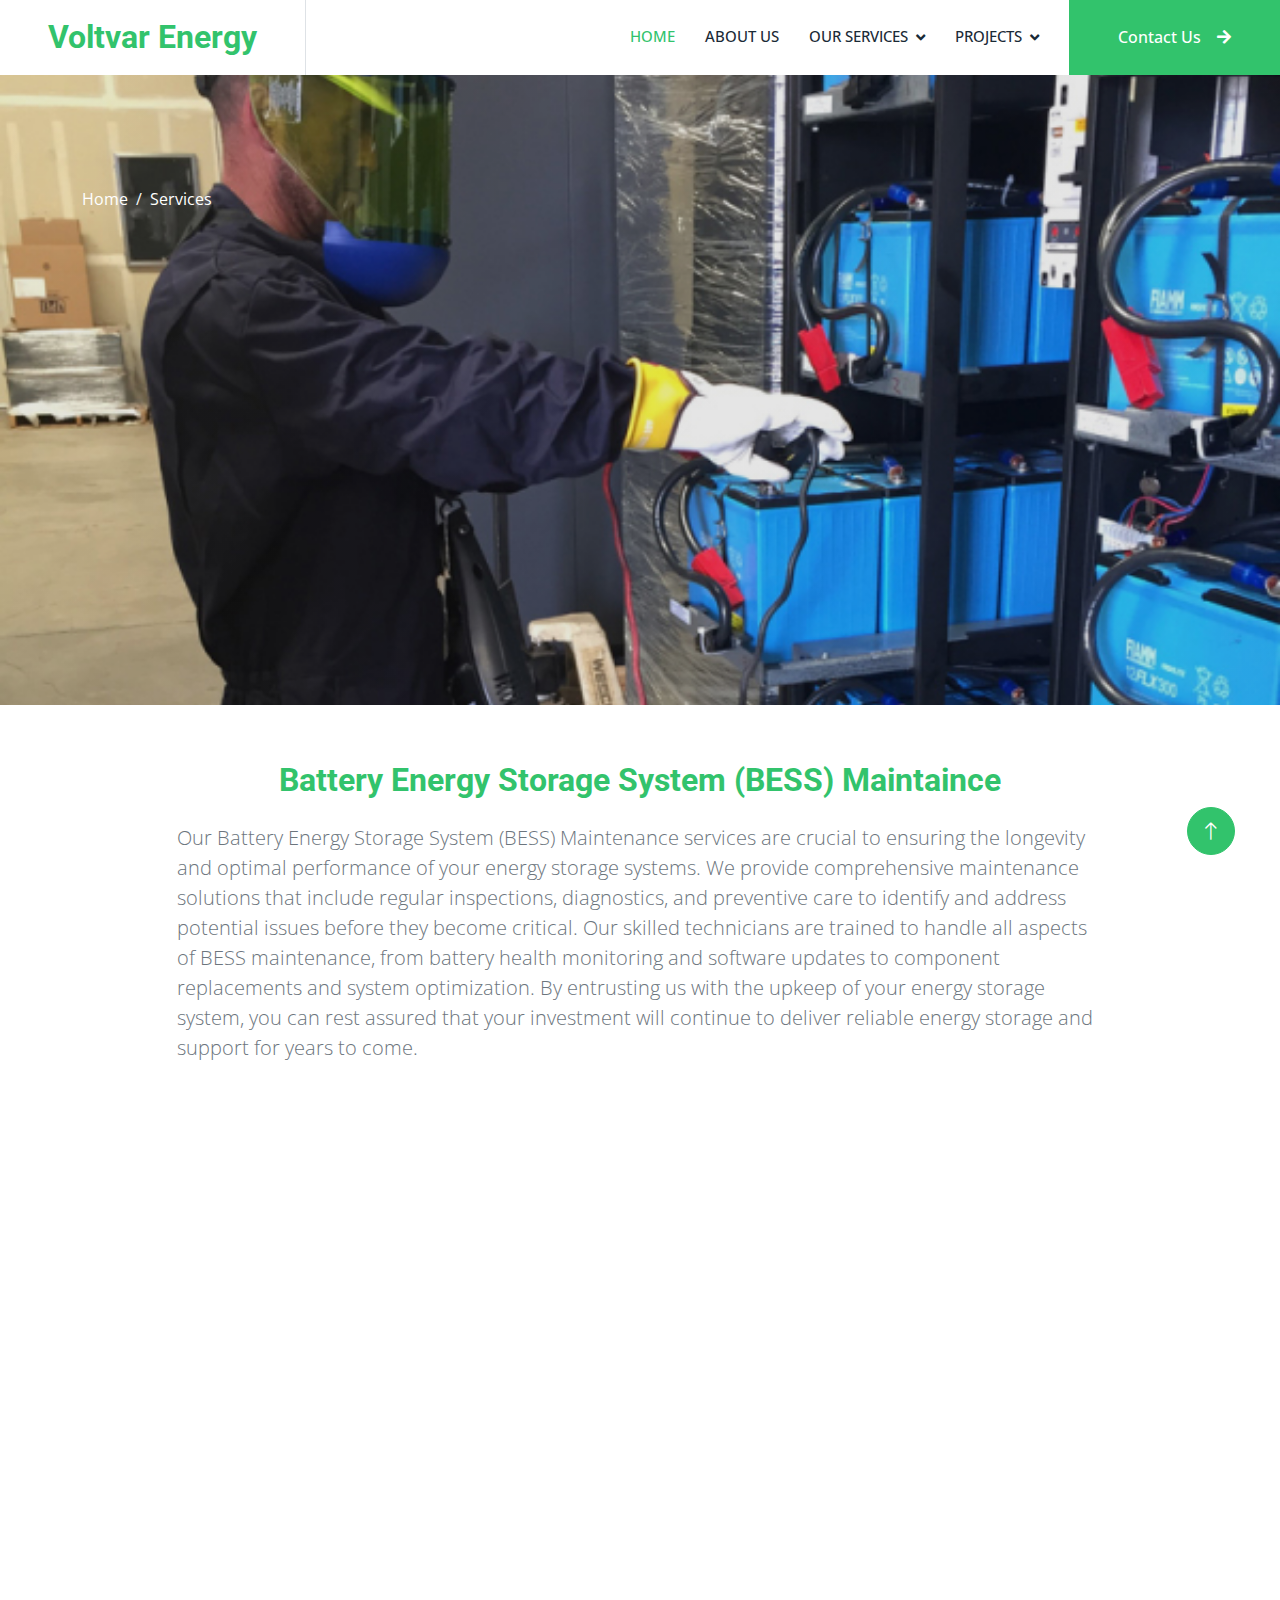
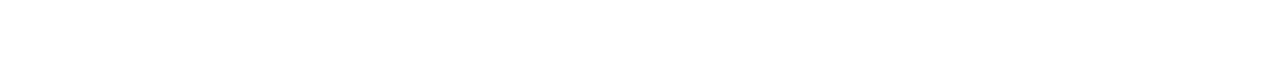
<file: Voltvar/BESS-Maintaince.html>
<!DOCTYPE html>
<html lang="en">

<head>
    <meta charset="utf-8">
    <title>Voltvarenergy</title>
    <meta content="width=device-width, initial-scale=1.0" name="viewport">
    <meta content="" name="keywords">
    <meta content="" name="description">

    <!-- Favicon -->
    <link href="img/favicon.ico" rel="icon">

    <!-- Google Web Fonts -->
    <link rel="preconnect" href="https://fonts.googleapis.com">
    <link rel="preconnect" href="https://fonts.gstatic.com" crossorigin>
    <link
        href="https://fonts.googleapis.com/css2?family=Open+Sans:wght@400;500&family=Roboto:wght@500;700;900&display=swap"
        rel="stylesheet">

    <!-- Icon Font Stylesheet -->
    <link href="https://cdnjs.cloudflare.com/ajax/libs/font-awesome/5.10.0/css/all.min.css" rel="stylesheet">
    <link href="https://cdn.jsdelivr.net/npm/bootstrap-icons@1.4.1/font/bootstrap-icons.css" rel="stylesheet">

    <!-- Libraries Stylesheet -->
    <link href="lib/animate/animate.min.css" rel="stylesheet">
    <link href="lib/owlcarousel/assets/owl.carousel.min.css" rel="stylesheet">
    <link href="lib/lightbox/css/lightbox.min.css" rel="stylesheet">

    <!-- Customized Bootstrap Stylesheet -->
    <link href="css/bootstrap.min.css" rel="stylesheet">

    <!-- Template Stylesheet -->
    <link href="css/style.css" rel="stylesheet">
</head>

<body>
    <!-- Spinner Start -->
    <div id="spinner"
        class="show bg-white position-fixed translate-middle w-100 vh-100 top-50 start-50 d-flex align-items-center justify-content-center">
        <div class="spinner-border text-primary" style="width: 3rem; height: 3rem;" role="status">
            <span class="sr-only">Loading...</span>
        </div>
    </div>
    <!-- Spinner End -->

    <!-- Navbar Start -->
    <nav class="navbar navbar-expand-lg bg-white navbar-light sticky-top p-0">
        <a href="index.html" class="navbar-brand d-flex align-items-center border-end px-4 px-lg-5">
            <h2 class="m-0 text-primary">Voltvar Energy</h2>
        </a>
        <button type="button" class="navbar-toggler me-4" data-bs-toggle="collapse" data-bs-target="#navbarCollapse">
            <span class="navbar-toggler-icon"></span>
        </button>
        <div class="collapse navbar-collapse" id="navbarCollapse">
            <div class="navbar-nav ms-auto p-4 p-lg-0">
                <a href="index.html#hero" class="nav-item nav-link active">Home</a>
                <a href="index.html#About" class="nav-item nav-link">About us</a>
                <div class="nav-item dropdown">
                    <a href="#" class="nav-link dropdown-toggle" data-bs-toggle="dropdown">Our Services</a>
                    <div class="dropdown-menu bg-light m-0">
                        <a href="Solar-panels.html" class="dropdown-item">Solar Panels</a>
                        <a href="serbattery-energy.html" class="dropdown-item">Battery Energy Storage
                            System</a>
                        <a href="BESS-Maintaince.html" class="dropdown-item">BESS Maintenance</a>
                        <a href="Consulting-Services.html" class="dropdown-item">Consulting Services</a>
                        <a href="Energy-control-centre.html" class="dropdown-item">Energy Management System</a>
                        <a href="Microgrid-flex.html" class="dropdown-item">Microgrid Flex</a>
                    </div>
                </div>
                <div class="nav-item dropdown">
                    <a href="#" class="nav-link dropdown-toggle" data-bs-toggle="dropdown">Projects</a>
                    <div class="dropdown-menu bg-light m-0">
                        <a href="Large-Scale-Batery.html" class="dropdown-item">Large-Scale Battery Storage for
                            Grids</a>
                        <a href="On-Grid-Solar-with.html" class="dropdown-item">On-Grid Solar With Battery Storage</a>
                        <a href="Battery-energy-storage-system.html"
                            class="dropdown-item">Battery-energy-storage-system</a>
                    </div>
                </div>
                <!-- <a href="contact.html" class="nav-item nav-link">Contact</a> -->
            </div>
            <a href="contact.html" class="btn btn-primary rounded-0 py-4 px-lg-5 d-none d-lg-block">Contact Us<i
                    class="fa fa-arrow-right ms-3"></i></a>
        </div>
    </nav>
    <!-- Navbar End -->

    <!-- Page Header Start -->
    <div class="container-fluid page-header3 py-5 mb-5">
        <div class="container py-5">
            <h5 class="display-3 text-white mb-3 animated slideInDown">
            </h5>
            <nav aria-label="breadcrumb animated slideInDown">
                <ol class="breadcrumb">
                    <li class="breadcrumb-item"><a class="text-white" href="index.html">Home</a></li>
                    <li class="breadcrumb-item"><a class="text-white" href="index.html#Services">Services</a></li>
                </ol>
            </nav>
        </div>
    </div>
    <!-- Page Header End -->


    <!-- services -->
    <div class="container py-2" style="margin-top: 5px;">
        <div class="row justify-content-center">
            <div class="col-lg-10">
                <h2 class="mb-4 text-center text-primary">Battery Energy Storage System (BESS) Maintaince</h2>
                <p class="lead text-muted">Our Battery Energy Storage System (BESS) Maintenance services are crucial to ensuring the longevity and optimal performance of your energy storage systems. We provide comprehensive maintenance solutions that include regular inspections, diagnostics, and preventive care to identify and address potential issues before they become critical. Our skilled technicians are trained to handle all aspects of BESS maintenance, from battery health monitoring and software updates to component replacements and system optimization. By entrusting us with the upkeep of your energy storage system, you can rest assured that your investment will continue to deliver reliable energy storage and support for years to come.</p>
            </div>
        </div>
    </div>

    <!-- Footer Start -->
<div class="container-fluid bg-dark text-body footer mt-5 pt-5 wow fadeIn" data-wow-delay="0.1s">
    <div class="container py-5">
        <div class="row g-5">
            <div class="col-lg-3 col-md-6">
                <h5 class="text-white mb-4">Address</h5>
                <p class="mb-2"><i class="fa fa-map-marker-alt me-3"></i>YAMUNAI STREET,17/1, <br>
                    1st Main Rd,Sheikh Abdul Nagar,<br>
                New Colony, Virugambakkam, Chennai,Tamil Nadu 600092,<br> India</p>                <p class="mb-2"><i class="fa fa-phone-alt me-3"></i>+91 9952998108</p>
                <p class="mb-2"><i class="fa fa-envelope me-3"></i>umar@voltvarenergy.com</p>
                <div class="d-flex pt-2">
                    <a class="btn btn-square btn-outline-light btn-social me-2" href=""><i class="fab fa-twitter"></i></a>
                    <a class="btn btn-square btn-outline-light btn-social me-2" href=""><i class="fab fa-facebook-f"></i></a>
                    <a class="btn btn-square btn-outline-light btn-social me-2" href=""><i class="fab fa-youtube"></i></a>
                    <a class="btn btn-square btn-outline-light btn-social" href=""><i class="fab fa-linkedin-in"></i></a>
                </div>
            </div>
            <div class="col-lg-3 col-md-6">
                <h5 class="text-white mb-4">Quick Links</h5>
                <a class="btn btn-link d-flex align-items-center" href="index.html#About">
                    <i class="fa fa-info-circle me-2"></i>About Us
                </a>
                <a class="btn btn-link d-flex align-items-center" href="contact.html">
                    <i class="fa fa-envelope me-2"></i>Contact Us
                </a>
                <a class="btn btn-link d-flex align-items-center" href="index.html#Services">
                    <i class="fa fa-cog me-2"></i>Our Services
                </a>
                <a class="btn btn-link d-flex align-items-center" href="Terms.html">
                    <i class="fa fa-file-alt me-2"></i>Terms & Condition
                </a>
                <a class="btn btn-link d-flex align-items-center" href="privacy-policy.html">
                    <i class="fa fa-user-secret me-2"></i>Privacy Policy
                </a>
            </div>
            <div class="col-lg-3 col-md-6">
                <h5 class="text-white mb-4">Our Services</h5>
                <a class="btn btn-link d-flex align-items-center" href="Solar-panels.html">
                    <i class="fa fa-solar-panel me-2"></i>Solar Panels
                </a>
                <a class="btn btn-link d-flex align-items-center" href="serbattery-energy.html">
                    <i class="fa fa-battery-full me-2"></i>Battery Energy Storage
                </a>
                <a class="btn btn-link d-flex align-items-center" href="BESS-Maintaince.html">
                    <i class="fa fa-wrench me-2"></i>BESS Maintenance
                </a>
                <a class="btn btn-link d-flex align-items-center" href="Consulting-Services.html">
                    <i class="fa fa-handshake me-2"></i>Consulting Services
                </a>
                <a class="btn btn-link d-flex align-items-center" href="Energy-control-centre.html">
                    <i class="fa fa-chart-line me-2"></i>Energy Control central
                </a>
                <a class="btn btn-link d-flex align-items-center" href="Microgrid-flex.html">
                    <i class="fa fa-network-wired me-2"></i>Microgrid Flex
                </a>
            </div>
            
        </div>
    </div>
    <div class="container">
        <div class="copyright">
            <div class="row">
                <div class="col-md-6 text-center text-md-start mb-3 mb-md-0 mx-auto">
                    <p class="mb-0">&copy; <a href="#" class="text-light">Voltvar Energy</a> 2024. All Rights
                        Reserved.</p>
                </div>
            </div>
        </div>
    </div>
</div>
<!-- Footer End -->
    <!-- Back to Top -->
    <a href="#" class="btn btn-lg btn-primary btn-lg-square rounded-circle back-to-top"><i
            class="bi bi-arrow-up"></i></a>


    <!-- JavaScript Libraries -->
    <script src="https://code.jquery.com/jquery-3.4.1.min.js"></script>
    <script src="https://cdn.jsdelivr.net/npm/bootstrap@5.0.0/dist/js/bootstrap.bundle.min.js"></script>
    <script src="lib/wow/wow.min.js"></script>
    <script src="lib/easing/easing.min.js"></script>
    <script src="lib/waypoints/waypoints.min.js"></script>
    <script src="lib/counterup/counterup.min.js"></script>
    <script src="lib/owlcarousel/owl.carousel.min.js"></script>
    <script src="lib/isotope/isotope.pkgd.min.js"></script>
    <script src="lib/lightbox/js/lightbox.min.js"></script>

    <!-- Template Javascript -->
    <script src="js/main.js"></script>
</body>

</html>
</file>
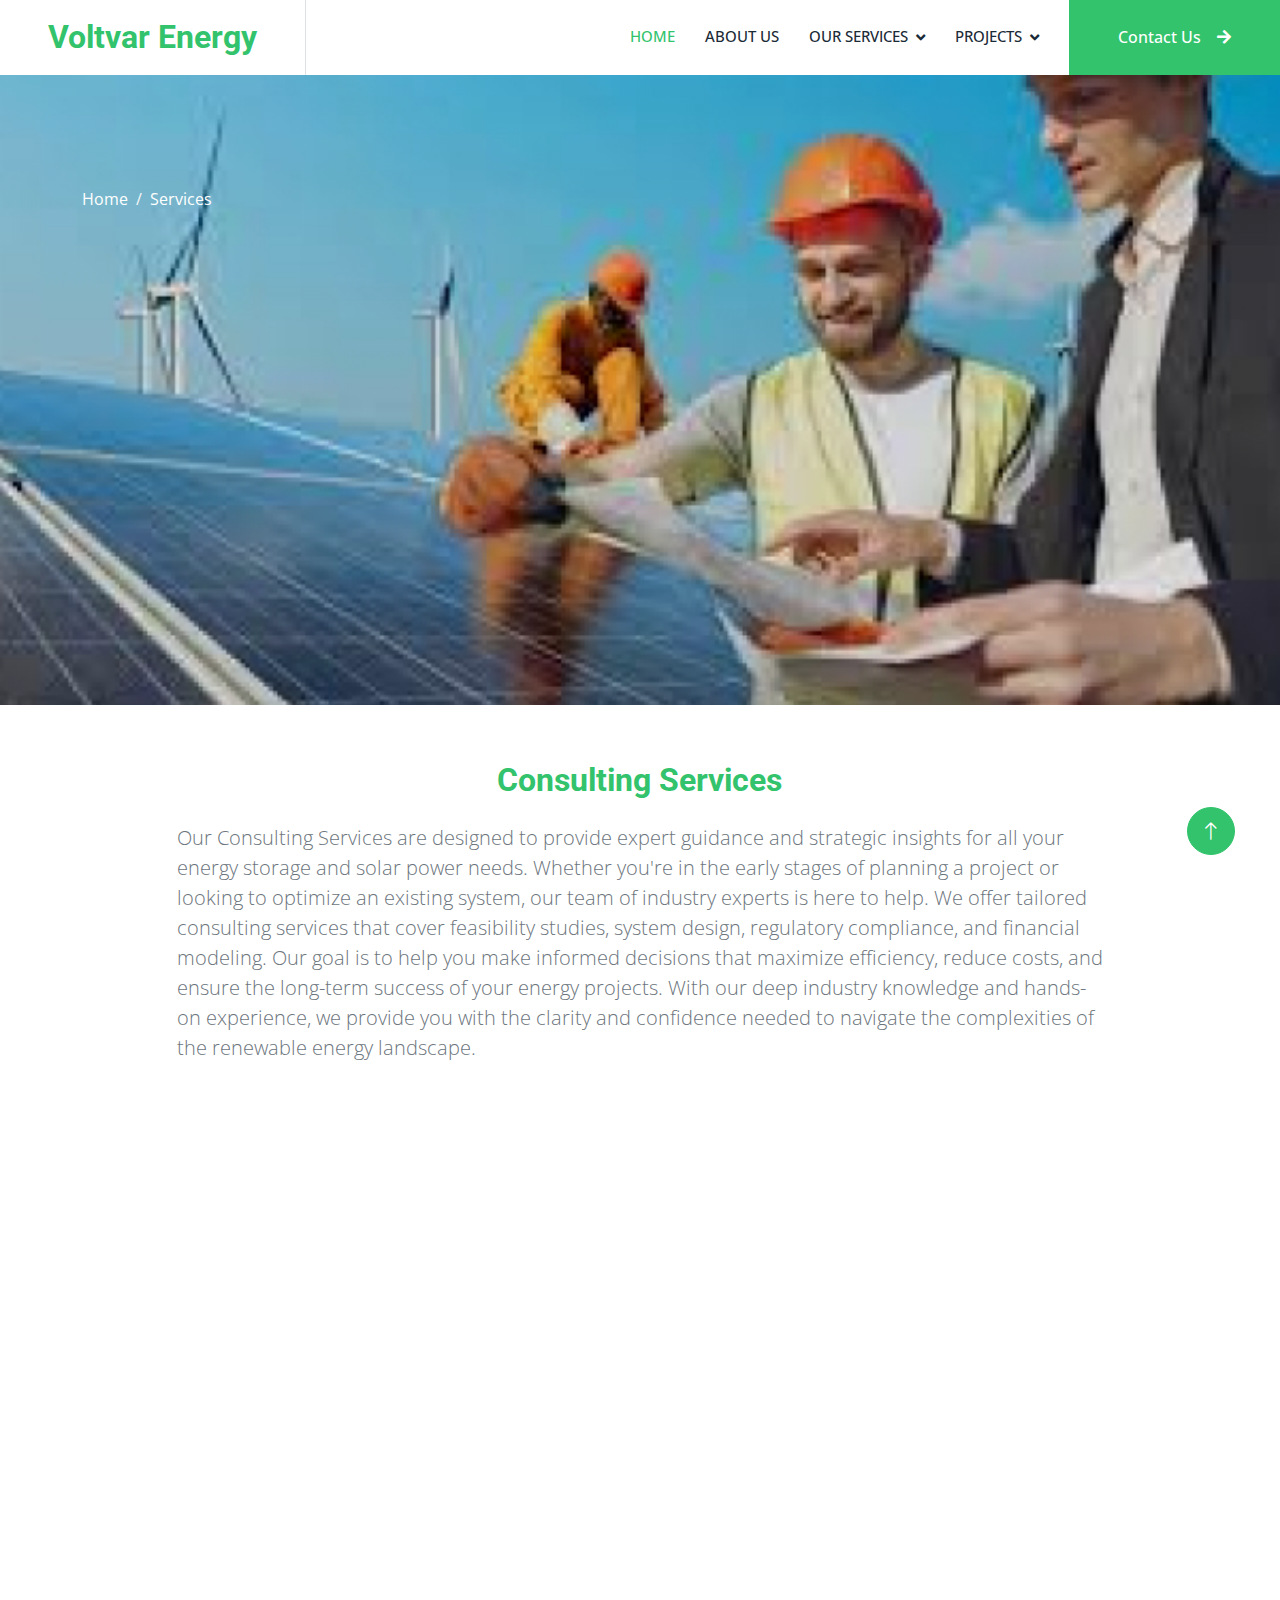
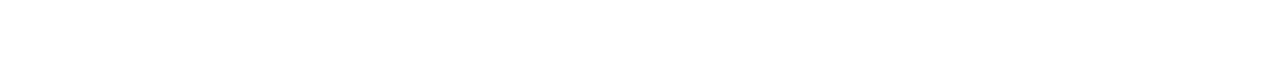
<file: Voltvar/Consulting-Services.html>
<!DOCTYPE html>
<html lang="en">

<head>
    <meta charset="utf-8">
    <title>Voltvarenergy</title>
    <meta content="width=device-width, initial-scale=1.0" name="viewport">
    <meta content="" name="keywords">
    <meta content="" name="description">

    <!-- Favicon -->
    <link href="img/favicon.ico" rel="icon">

    <!-- Google Web Fonts -->
    <link rel="preconnect" href="https://fonts.googleapis.com">
    <link rel="preconnect" href="https://fonts.gstatic.com" crossorigin>
    <link
        href="https://fonts.googleapis.com/css2?family=Open+Sans:wght@400;500&family=Roboto:wght@500;700;900&display=swap"
        rel="stylesheet">

    <!-- Icon Font Stylesheet -->
    <link href="https://cdnjs.cloudflare.com/ajax/libs/font-awesome/5.10.0/css/all.min.css" rel="stylesheet">
    <link href="https://cdn.jsdelivr.net/npm/bootstrap-icons@1.4.1/font/bootstrap-icons.css" rel="stylesheet">

    <!-- Libraries Stylesheet -->
    <link href="lib/animate/animate.min.css" rel="stylesheet">
    <link href="lib/owlcarousel/assets/owl.carousel.min.css" rel="stylesheet">
    <link href="lib/lightbox/css/lightbox.min.css" rel="stylesheet">

    <!-- Customized Bootstrap Stylesheet -->
    <link href="css/bootstrap.min.css" rel="stylesheet">

    <!-- Template Stylesheet -->
    <link href="css/style.css" rel="stylesheet">
</head>

<body>
    <!-- Spinner Start -->
    <div id="spinner"
        class="show bg-white position-fixed translate-middle w-100 vh-100 top-50 start-50 d-flex align-items-center justify-content-center">
        <div class="spinner-border text-primary" style="width: 3rem; height: 3rem;" role="status">
            <span class="sr-only">Loading...</span>
        </div>
    </div>
    <!-- Spinner End -->

   <!-- Navbar Start -->
   <nav class="navbar navbar-expand-lg bg-white navbar-light sticky-top p-0">
    <a href="index.html" class="navbar-brand d-flex align-items-center border-end px-4 px-lg-5">
        <h2 class="m-0 text-primary">Voltvar Energy</h2>
    </a>
    <button type="button" class="navbar-toggler me-4" data-bs-toggle="collapse" data-bs-target="#navbarCollapse">
        <span class="navbar-toggler-icon"></span>
    </button>
    <div class="collapse navbar-collapse" id="navbarCollapse">
        <div class="navbar-nav ms-auto p-4 p-lg-0">
            <a href="index.html#hero" class="nav-item nav-link active">Home</a>
            <a href="index.html#About" class="nav-item nav-link">About us</a>
            <div class="nav-item dropdown">
                <a href="#" class="nav-link dropdown-toggle" data-bs-toggle="dropdown">Our Services</a>
                <div class="dropdown-menu bg-light m-0">
                    <a href="Solar-panels.html" class="dropdown-item">Solar Panels</a>
                    <a href="serbattery-energy.html" class="dropdown-item">Battery Energy Storage
                        System</a>
                    <a href="BESS-Maintaince.html" class="dropdown-item">BESS Maintenance</a>
                    <a href="Consulting-Services.html" class="dropdown-item">Consulting Services</a>
                    <a href="Energy-control-centre.html" class="dropdown-item">Energy Management System</a>
                    <a href="Microgrid-flex.html" class="dropdown-item">Microgrid Flex</a>
                </div>
            </div>
            <div class="nav-item dropdown">
                <a href="#" class="nav-link dropdown-toggle" data-bs-toggle="dropdown">Projects</a>
                <div class="dropdown-menu bg-light m-0">
                    <a href="Large-Scale-Batery.html" class="dropdown-item">Large-Scale Battery Storage for
                        Grids</a>
                    <a href="On-Grid-Solar-with.html" class="dropdown-item">On-Grid Solar With Battery Storage</a>
                    <a href="Battery-energy-storage-system.html"
                        class="dropdown-item">Battery-energy-storage-system</a>
                </div>
            </div>
            <!-- <a href="contact.html" class="nav-item nav-link">Contact</a> -->
        </div>
        <a href="contact.html" class="btn btn-primary rounded-0 py-4 px-lg-5 d-none d-lg-block">Contact Us<i
                class="fa fa-arrow-right ms-3"></i></a>
    </div>
</nav>
<!-- Navbar End -->

    <!-- Page Header Start -->
    <div class="container-fluid page-header4 py-5 mb-5">
        <div class="container py-5">
            <h5 class="display-3 text-white mb-3 animated slideInDown">
            </h5>
            <nav aria-label="breadcrumb animated slideInDown">
                <ol class="breadcrumb">
                    <li class="breadcrumb-item"><a class="text-white" href="index.html">Home</a></li>
                    <li class="breadcrumb-item"><a class="text-white" href="index.html#Services">Services</a></li>
                </ol>
            </nav>
        </div>
    </div>
    <!-- Page Header End -->


    <!-- services -->
    <div class="container py-2" style="margin-top: 5px;">
        <div class="row justify-content-center">
            <div class="col-lg-10">
                <h2 class="mb-4 text-center text-primary">Consulting Services</h2>  
                <p class="lead text-muted">Our Consulting Services are designed to provide expert guidance and strategic insights for all your energy storage and solar power needs. Whether you're in the early stages of planning a project or looking to optimize an existing system, our team of industry experts is here to help. We offer tailored consulting services that cover feasibility studies, system design, regulatory compliance, and financial modeling. Our goal is to help you make informed decisions that maximize efficiency, reduce costs, and ensure the long-term success of your energy projects. With our deep industry knowledge and hands-on experience, we provide you with the clarity and confidence needed to navigate the complexities of the renewable energy landscape.</p>
            </div>
        </div>
    </div>

     <!-- Footer Start -->
<div class="container-fluid bg-dark text-body footer mt-5 pt-5 wow fadeIn" data-wow-delay="0.1s">
    <div class="container py-5">
        <div class="row g-5">
            <div class="col-lg-3 col-md-6">
                <h5 class="text-white mb-4">Address</h5>
                <p class="mb-2"><i class="fa fa-map-marker-alt me-3"></i>YAMUNAI STREET,17/1, <br>
                    1st Main Rd,Sheikh Abdul Nagar,<br>
                New Colony, Virugambakkam, Chennai,Tamil Nadu 600092,<br> India</p>                <p class="mb-2"><i class="fa fa-phone-alt me-3"></i>+91 9952998108</p>
                <p class="mb-2"><i class="fa fa-envelope me-3"></i>umar@voltvarenergy.com</p>
                <div class="d-flex pt-2">
                    <a class="btn btn-square btn-outline-light btn-social me-2" href=""><i class="fab fa-twitter"></i></a>
                    <a class="btn btn-square btn-outline-light btn-social me-2" href=""><i class="fab fa-facebook-f"></i></a>
                    <a class="btn btn-square btn-outline-light btn-social me-2" href=""><i class="fab fa-youtube"></i></a>
                    <a class="btn btn-square btn-outline-light btn-social" href=""><i class="fab fa-linkedin-in"></i></a>
                </div>
            </div>
            <div class="col-lg-3 col-md-6">
                <h5 class="text-white mb-4">Quick Links</h5>
                <a class="btn btn-link d-flex align-items-center" href="index.html#About">
                    <i class="fa fa-info-circle me-2"></i>About Us
                </a>
                <a class="btn btn-link d-flex align-items-center" href="contact.html">
                    <i class="fa fa-envelope me-2"></i>Contact Us
                </a>
                <a class="btn btn-link d-flex align-items-center" href="index.html#Services">
                    <i class="fa fa-cog me-2"></i>Our Services
                </a>
                <a class="btn btn-link d-flex align-items-center" href="Terms.html">
                    <i class="fa fa-file-alt me-2"></i>Terms & Condition
                </a>
                <a class="btn btn-link d-flex align-items-center" href="privacy-policy.html">
                    <i class="fa fa-user-secret me-2"></i>Privacy Policy
                </a>
            </div>
            <div class="col-lg-3 col-md-6">
                <h5 class="text-white mb-4">Our Services</h5>
                <a class="btn btn-link d-flex align-items-center" href="Solar-panels.html">
                    <i class="fa fa-solar-panel me-2"></i>Solar Panels
                </a>
                <a class="btn btn-link d-flex align-items-center" href="serbattery-energy.html">
                    <i class="fa fa-battery-full me-2"></i>Battery Energy Storage
                </a>
                <a class="btn btn-link d-flex align-items-center" href="BESS-Maintaince.html">
                    <i class="fa fa-wrench me-2"></i>BESS Maintenance
                </a>
                <a class="btn btn-link d-flex align-items-center" href="Consulting-Services.html">
                    <i class="fa fa-handshake me-2"></i>Consulting Services
                </a>
                <a class="btn btn-link d-flex align-items-center" href="Energy-control-centre.html">
                    <i class="fa fa-chart-line me-2"></i>Energy Control central
                </a>
                <a class="btn btn-link d-flex align-items-center" href="Microgrid-flex.html">
                    <i class="fa fa-network-wired me-2"></i>Microgrid Flex
                </a>
            </div>
            
        </div>
    </div>
    <div class="container">
        <div class="copyright">
            <div class="row">
                <div class="col-md-6 text-center text-md-start mb-3 mb-md-0 mx-auto">
                    <p class="mb-0">&copy; <a href="#" class="text-light">Voltvar Energy</a> 2024. All Rights
                        Reserved.</p>
                </div>
            </div>
        </div>
    </div>
</div>
<!-- Footer End -->
    <!-- Back to Top -->
    <a href="#" class="btn btn-lg btn-primary btn-lg-square rounded-circle back-to-top"><i
            class="bi bi-arrow-up"></i></a>


    <!-- JavaScript Libraries -->
    <script src="https://code.jquery.com/jquery-3.4.1.min.js"></script>
    <script src="https://cdn.jsdelivr.net/npm/bootstrap@5.0.0/dist/js/bootstrap.bundle.min.js"></script>
    <script src="lib/wow/wow.min.js"></script>
    <script src="lib/easing/easing.min.js"></script>
    <script src="lib/waypoints/waypoints.min.js"></script>
    <script src="lib/counterup/counterup.min.js"></script>
    <script src="lib/owlcarousel/owl.carousel.min.js"></script>
    <script src="lib/isotope/isotope.pkgd.min.js"></script>
    <script src="lib/lightbox/js/lightbox.min.js"></script>

    <!-- Template Javascript -->
    <script src="js/main.js"></script>
</body>

</html>
</file>
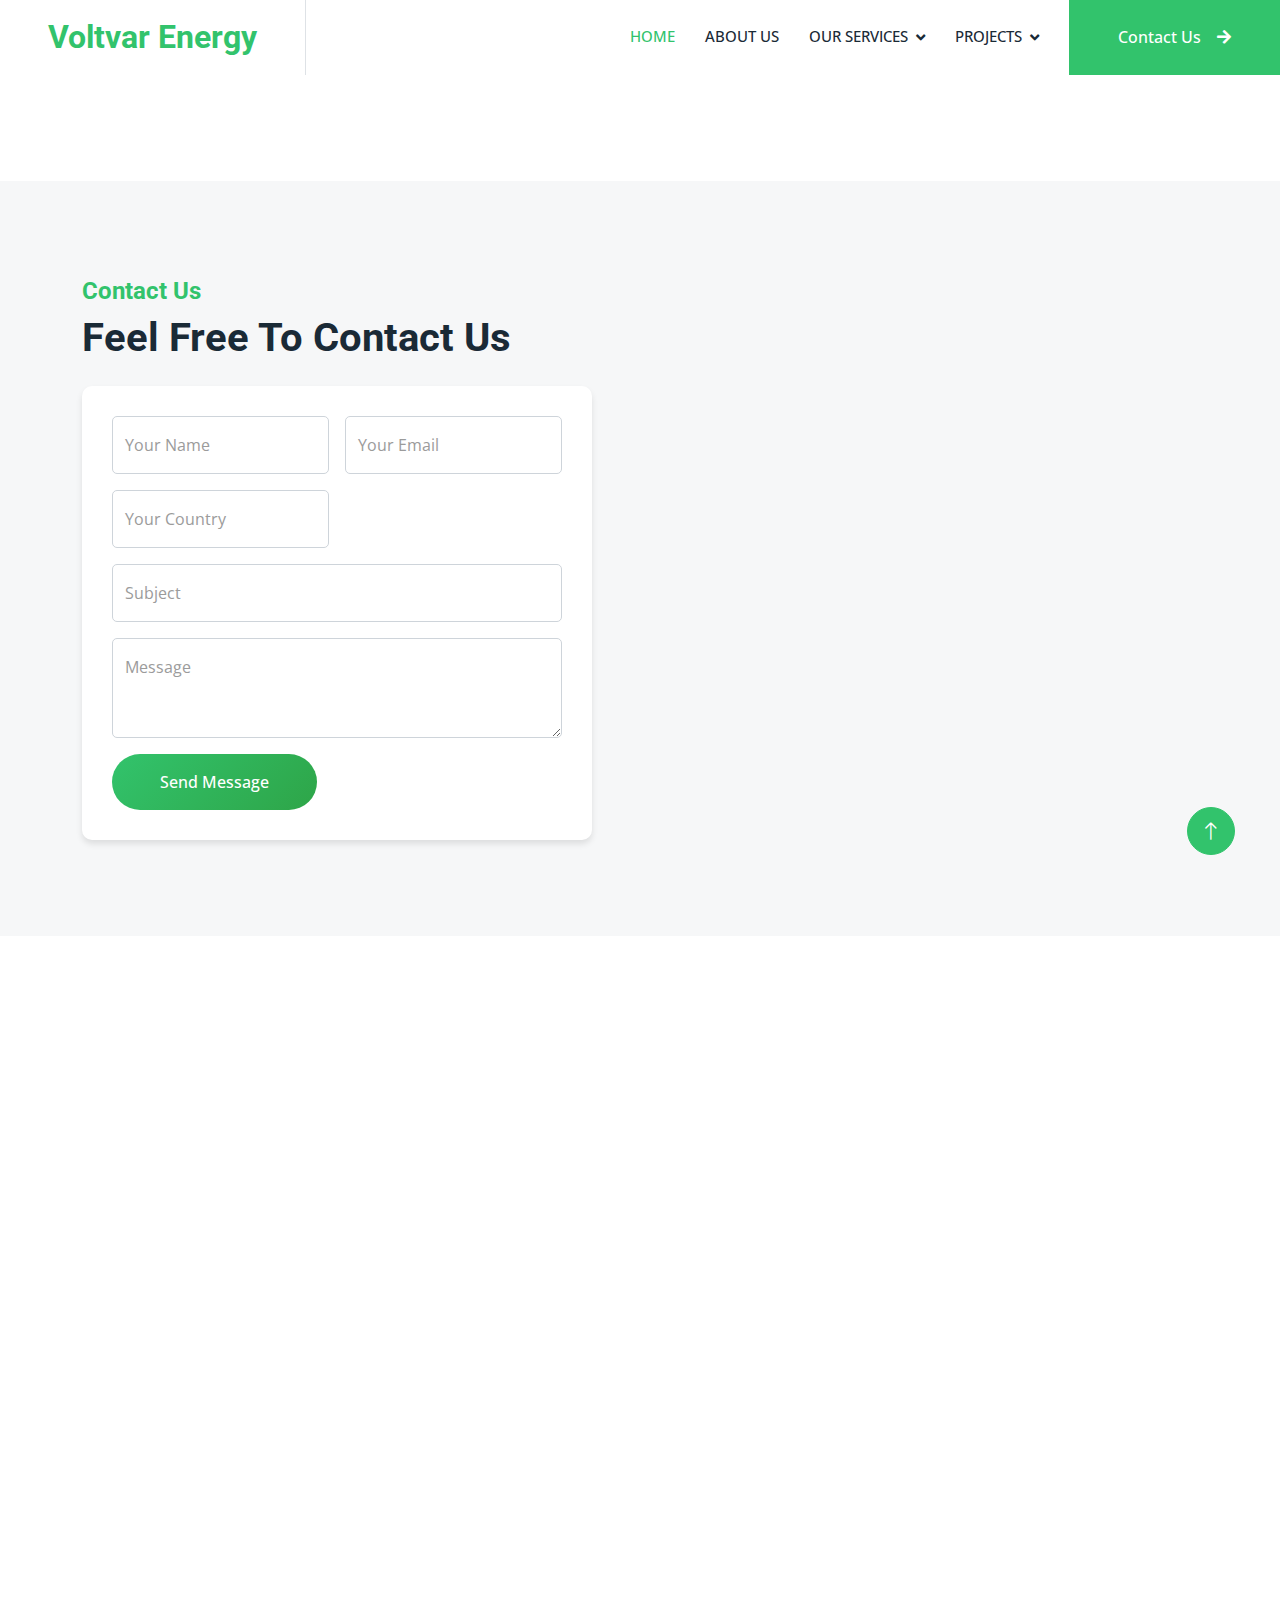
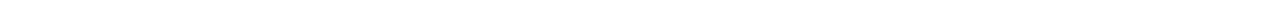
<file: Voltvar/contact.html>
<!DOCTYPE html>
<html lang="en">

<head>
    <meta charset="utf-8">
    <title>voltvarenergy</title>
    <meta content="width=device-width, initial-scale=1.0" name="viewport">
    <meta content="" name="keywords">
    <meta content="" name="description">

    <!-- Favicon -->
    <link href="img/favicon.ico" rel="icon">

    <!-- Google Web Fonts -->
    <link rel="preconnect" href="https://fonts.googleapis.com">
    <link rel="preconnect" href="https://fonts.gstatic.com" crossorigin>
    <link
        href="https://fonts.googleapis.com/css2?family=Open+Sans:wght@400;500&family=Roboto:wght@500;700;900&display=swap"
        rel="stylesheet">

    <!-- Icon Font Stylesheet -->
    <link href="https://cdnjs.cloudflare.com/ajax/libs/font-awesome/5.10.0/css/all.min.css" rel="stylesheet">
    <link href="https://cdn.jsdelivr.net/npm/bootstrap-icons@1.4.1/font/bootstrap-icons.css" rel="stylesheet">

    <!-- Libraries Stylesheet -->
    <link href="lib/animate/animate.min.css" rel="stylesheet">
    <link href="lib/owlcarousel/assets/owl.carousel.min.css" rel="stylesheet">
    <link href="lib/lightbox/css/lightbox.min.css" rel="stylesheet">

    <!-- Customized Bootstrap Stylesheet -->
    <link href="css/bootstrap.min.css" rel="stylesheet">
    <script src="https://cdn.emailjs.com/dist/email.min.js"></script>


    <!-- Template Stylesheet -->
    <link href="css/style.css" rel="stylesheet">

    <script src="https://cdn.emailjs.com/dist/email.min.js"></script>
    <script>
        document.addEventListener('DOMContentLoaded', function () {
            emailjs.init("wkQ_AqjUm_nOf8uiy"); // Your EmailJS User ID

            document.getElementById('contact-form').addEventListener('submit', function (event) {
                event.preventDefault(); // Prevent the default form submission

                emailjs.sendForm('service_kuc8f68', 'template_i8ov1xf', this)
                    .then(function (response) {
                        console.log('SUCCESS!', response.status, response.text);
                        document.getElementById('success-message').style.display = 'block';
                        document.getElementById('error-message').style.display = 'none';
                        document.getElementById('contact-form').reset(); // Reset the form after submission
                    }, function (error) {
                        console.error('FAILED...', error);
                        document.getElementById('success-message').style.display = 'none';
                        document.getElementById('error-message').style.display = 'block';
                    });
            });
        });
    </script>
    <!-- vvsepl@gmail.com Voltvar@123 -->
</head>

<body>
    <!-- Spinner Start -->
    <div id="spinner"
        class="show bg-white position-fixed translate-middle w-100 vh-100 top-50 start-50 d-flex align-items-center justify-content-center">
        <div class="spinner-border text-primary" style="width: 3rem; height: 3rem;" role="status">
            <span class="sr-only">Loading...</span>
        </div>
    </div>
    <!-- Spinner End -->


    <!-- Navbar Start -->
    <nav class="navbar navbar-expand-lg bg-white navbar-light sticky-top p-0">
        <a href="index.html" class="navbar-brand d-flex align-items-center border-end px-4 px-lg-5">
            <h2 class="m-0 text-primary">Voltvar Energy</h2>
        </a>
        <button type="button" class="navbar-toggler me-4" data-bs-toggle="collapse" data-bs-target="#navbarCollapse">
            <span class="navbar-toggler-icon"></span>
        </button>
        <div class="collapse navbar-collapse" id="navbarCollapse">
            <div class="navbar-nav ms-auto p-4 p-lg-0">
                <a href="index.html#hero" class="nav-item nav-link active">Home</a>
                <a href="index.html#About" class="nav-item nav-link">About us</a>
                <div class="nav-item dropdown">
                    <a href="#" class="nav-link dropdown-toggle" data-bs-toggle="dropdown">Our Services</a>
                    <div class="dropdown-menu bg-light m-0">
                        <a href="Solar-panels.html" class="dropdown-item">Solar Panels</a>
                        <a href="serbattery-energy.html" class="dropdown-item">Battery Energy Storage
                            System</a>
                        <a href="BESS-Maintaince.html" class="dropdown-item">BESS Maintenance</a>
                        <a href="Consulting-Services.html" class="dropdown-item">Consulting Services</a>
                        <a href="Energy-control-centre.html" class="dropdown-item">Energy Management System</a>
                        <a href="Microgrid-flex.html" class="dropdown-item">Microgrid Flex</a>
                    </div>
                </div>
                <div class="nav-item dropdown">
                    <a href="#" class="nav-link dropdown-toggle" data-bs-toggle="dropdown">Projects</a>
                    <div class="dropdown-menu bg-light m-0">
                        <a href="Large-Scale-Batery.html" class="dropdown-item">Large-Scale Battery Storage for
                            Grids</a>
                        <a href="On-Grid-Solar-with.html" class="dropdown-item">On-Grid Solar With Battery Storage</a>
                        <a href="Battery-energy-storage-system.html"
                            class="dropdown-item">Battery-energy-storage-system</a>
                    </div>
                </div>
                <!-- <a href="contact.html" class="nav-item nav-link">Contact</a> -->
            </div>
            <a href="contact.html" class="btn btn-primary rounded-0 py-4 px-lg-5 d-none d-lg-block">Contact Us<i
                    class="fa fa-arrow-right ms-3"></i></a>
        </div>
    </nav>
    <!-- Navbar End -->



    <!-- Page Header Start -->
    <!-- Page Header End -->


    <!-- Contact Start -->
    <section id="Contact" class="Contact">
        <div class="container-fluid bg-light overflow-hidden px-lg-0" style="margin: 6rem 0;">
            <div class="container contact px-lg-0">
                <div class="row g-0 mx-lg-0">
                    <div class="col-lg-6 contact-text py-5 wow fadeIn" data-wow-delay="0.5s">
                        <div class="p-lg-5 ps-lg-0">
                            <h4 class="text-primary">Contact Us</h4>
                            <h1 class="mb-4">Feel Free To Contact Us</h1>
                            <form id="contact-form"
                                style="background: #fff; padding: 30px; border-radius: 10px; box-shadow: 0 4px 6px rgba(0,0,0,0.1);">
                                <div class="row g-3">
                                    <div class="col-md-6">
                                        <div class="form-floating">
                                            <input type="text" class="form-control" id="name" placeholder="Your Name"
                                                name="name" required style="border-radius: 5px;">
                                            <label for="name">Your Name</label>
                                        </div>
                                    </div>
                                    <div class="col-md-6">
                                        <div class="form-floating">
                                            <input type="email" class="form-control" id="email" placeholder="Your Email"
                                                name="email" required style="border-radius: 5px;">
                                            <label for="email">Your Email</label>
                                        </div>
                                    </div>
                                    <div class="col-md-6">
                                        <div class="form-floating">
                                            <input type="text" class="form-control" id="country"
                                                placeholder="Your Country" name="country" required
                                                style="border-radius: 5px;">
                                            <label for="country">Your Country</label>
                                        </div>
                                    </div>
                                    <div class="col-12">
                                        <div class="form-floating">
                                            <input type="text" class="form-control" id="subject" placeholder="Subject"
                                                name="subject" required style="border-radius: 5px;">
                                            <label for="subject">Subject</label>
                                        </div>
                                    </div>
                                    <div class="col-12">
                                        <div class="form-floating">
                                            <textarea class="form-control" placeholder="Leave a message here"
                                                id="message" style="height: 100px; border-radius: 5px;" name="message"
                                                required></textarea>
                                            <label for="message">Message</label>
                                        </div>
                                    </div>
                                    <div class="col-12">
                                        <button class="btn btn-primary rounded-pill py-3 px-5" type="submit"
                                            style="background: linear-gradient(135deg, #32C36C, #2ea548); border: none; transition: background 0.3s, transform 0.3s;">
                                            Send Message
                                        </button>

                                    </div>
                                </div>
                            </form>
                            <div id="success-message" style="display:none; color: green; margin-top: 10px;">Message sent
                                successfully!</div>
                            <div id="error-message" style="display:none; color: red; margin-top: 10px;">Failed to send
                                the message. Please try again.</div>
                        </div>
                    </div>
                    <div class="col-lg-6 pe-lg-0" style="min-height: 400px;">
                        <div class="position-relative h-100">
                            <iframe class="position-absolute w-100 h-100"
                        style="object-fit: cover; border: none; border-radius: 10px;"
                        src="https://www.google.com/maps/embed?pb=!1m18!1m12!1m3!1d881.4225906726624!2d80.18511462650028!3d13.049027964468307!2m3!1f0!2f0!3f0!3m2!1i1024!2i768!4f13.1!3m3!1m2!1s0x3a5261333f4c512b%3A0x2725a16e13f0fe7b!2s17-114%2C%201st%20Main%20Rd%2C%20New%20Colony%2C%20Virugambakkam%2C%20Chennai%2C%20Tamil%20Nadu%20600092!5e1!3m2!1sen!2sin!4v1732250508298!5m2!1sen!2sin"
                        frameborder="0" allowfullscreen="" aria-hidden="false" tabindex="0">
                    </iframe>
                        </div>
                    </div>
                </div>
            </div>
        </div>
    </section>
    <!-- Contact End -->


    <!-- Footer Start -->
    <div class="container-fluid bg-dark text-body footer mt-5 pt-5 wow fadeIn" data-wow-delay="0.1s">
        <div class="container py-5">
            <div class="row g-5">
                <div class="col-lg-3 col-md-6">
                    <h5 class="text-white mb-4">Address</h5>
                    <p class="mb-2"><i class="fa fa-map-marker-alt me-3"></i>YAMUNAI STREET,17/1, <br>
                        1st Main Rd,Sheikh Abdul Nagar,<br>
                    New Colony, Virugambakkam, Chennai,Tamil Nadu 600092,<br> India</p>                    <p class="mb-2"><i class="fa fa-phone-alt me-3"></i>+91 9952998108</p>
                    <p class="mb-2"><i class="fa fa-envelope me-3"></i>umar@voltvarenergy.com</p>
                    <div class="d-flex pt-2">
                        <a class="btn btn-square btn-outline-light btn-social me-2" href=""><i
                                class="fab fa-twitter"></i></a>
                        <a class="btn btn-square btn-outline-light btn-social me-2" href=""><i
                                class="fab fa-facebook-f"></i></a>
                        <a class="btn btn-square btn-outline-light btn-social me-2" href=""><i
                                class="fab fa-youtube"></i></a>
                        <a class="btn btn-square btn-outline-light btn-social" href=""><i
                                class="fab fa-linkedin-in"></i></a>
                    </div>
                </div>
                <div class="col-lg-3 col-md-6">
                    <h5 class="text-white mb-4">Quick Links</h5>
                    <a class="btn btn-link d-flex align-items-center" href="index.html#About">
                        <i class="fa fa-info-circle me-2"></i>About Us
                    </a>
                    <a class="btn btn-link d-flex align-items-center" href="contact.html">
                        <i class="fa fa-envelope me-2"></i>Contact Us
                    </a>
                    <a class="btn btn-link d-flex align-items-center" href="index.html#Services">
                        <i class="fa fa-cog me-2"></i>Our Services
                    </a>
                    <a class="btn btn-link d-flex align-items-center" href="Terms.html">
                        <i class="fa fa-file-alt me-2"></i>Terms & Condition
                    </a>
                    <a class="btn btn-link d-flex align-items-center" href="privacy-policy.html">
                        <i class="fa fa-user-secret me-2"></i>Privacy Policy
                    </a>
                </div>
                <div class="col-lg-3 col-md-6">
                    <h5 class="text-white mb-4">Our Services</h5>
                    <a class="btn btn-link d-flex align-items-center" href="Solar-panels.html">
                        <i class="fa fa-solar-panel me-2"></i>Solar Panels
                    </a>
                    <a class="btn btn-link d-flex align-items-center" href="serbattery-energy.html">
                        <i class="fa fa-battery-full me-2"></i>Battery Energy Storage
                    </a>
                    <a class="btn btn-link d-flex align-items-center" href="BESS-Maintaince.html">
                        <i class="fa fa-wrench me-2"></i>BESS Maintenance
                    </a>
                    <a class="btn btn-link d-flex align-items-center" href="Consulting-Services.html">
                        <i class="fa fa-handshake me-2"></i>Consulting Services
                    </a>
                    <a class="btn btn-link d-flex align-items-center" href="Energy-control-centre.html">
                        <i class="fa fa-chart-line me-2"></i>Energy Control central
                    </a>
                    <a class="btn btn-link d-flex align-items-center" href="Microgrid-flex.html">
                        <i class="fa fa-network-wired me-2"></i>Microgrid Flex
                    </a>
                </div>

            </div>
        </div>
        <div class="container">
            <div class="copyright">
                <div class="row">
                    <div class="col-md-6 text-center text-md-start mb-3 mb-md-0 mx-auto">
                        <p class="mb-0">&copy; <a href="#" class="text-light">Voltvar Energy</a> 2024. All Rights
                            Reserved.</p>
                    </div>
                </div>
            </div>
        </div>
    </div>
    <!-- Footer End -->

    <!-- Back to Top -->
    <a href="#" class="btn btn-lg btn-primary btn-lg-square rounded-circle back-to-top"><i
            class="bi bi-arrow-up"></i></a>


    <!-- JavaScript Libraries -->
    <script src="https://code.jquery.com/jquery-3.4.1.min.js"></script>
    <script src="https://cdn.jsdelivr.net/npm/bootstrap@5.0.0/dist/js/bootstrap.bundle.min.js"></script>
    <script src="lib/wow/wow.min.js"></script>
    <script src="lib/easing/easing.min.js"></script>
    <script src="lib/waypoints/waypoints.min.js"></script>
    <script src="lib/counterup/counterup.min.js"></script>
    <script src="lib/owlcarousel/owl.carousel.min.js"></script>
    <script src="lib/isotope/isotope.pkgd.min.js"></script>
    <script src="lib/lightbox/js/lightbox.min.js"></script>

    <!-- Template Javascript -->
    <script src="js/main.js"></script>
</body>

</html>
</file>
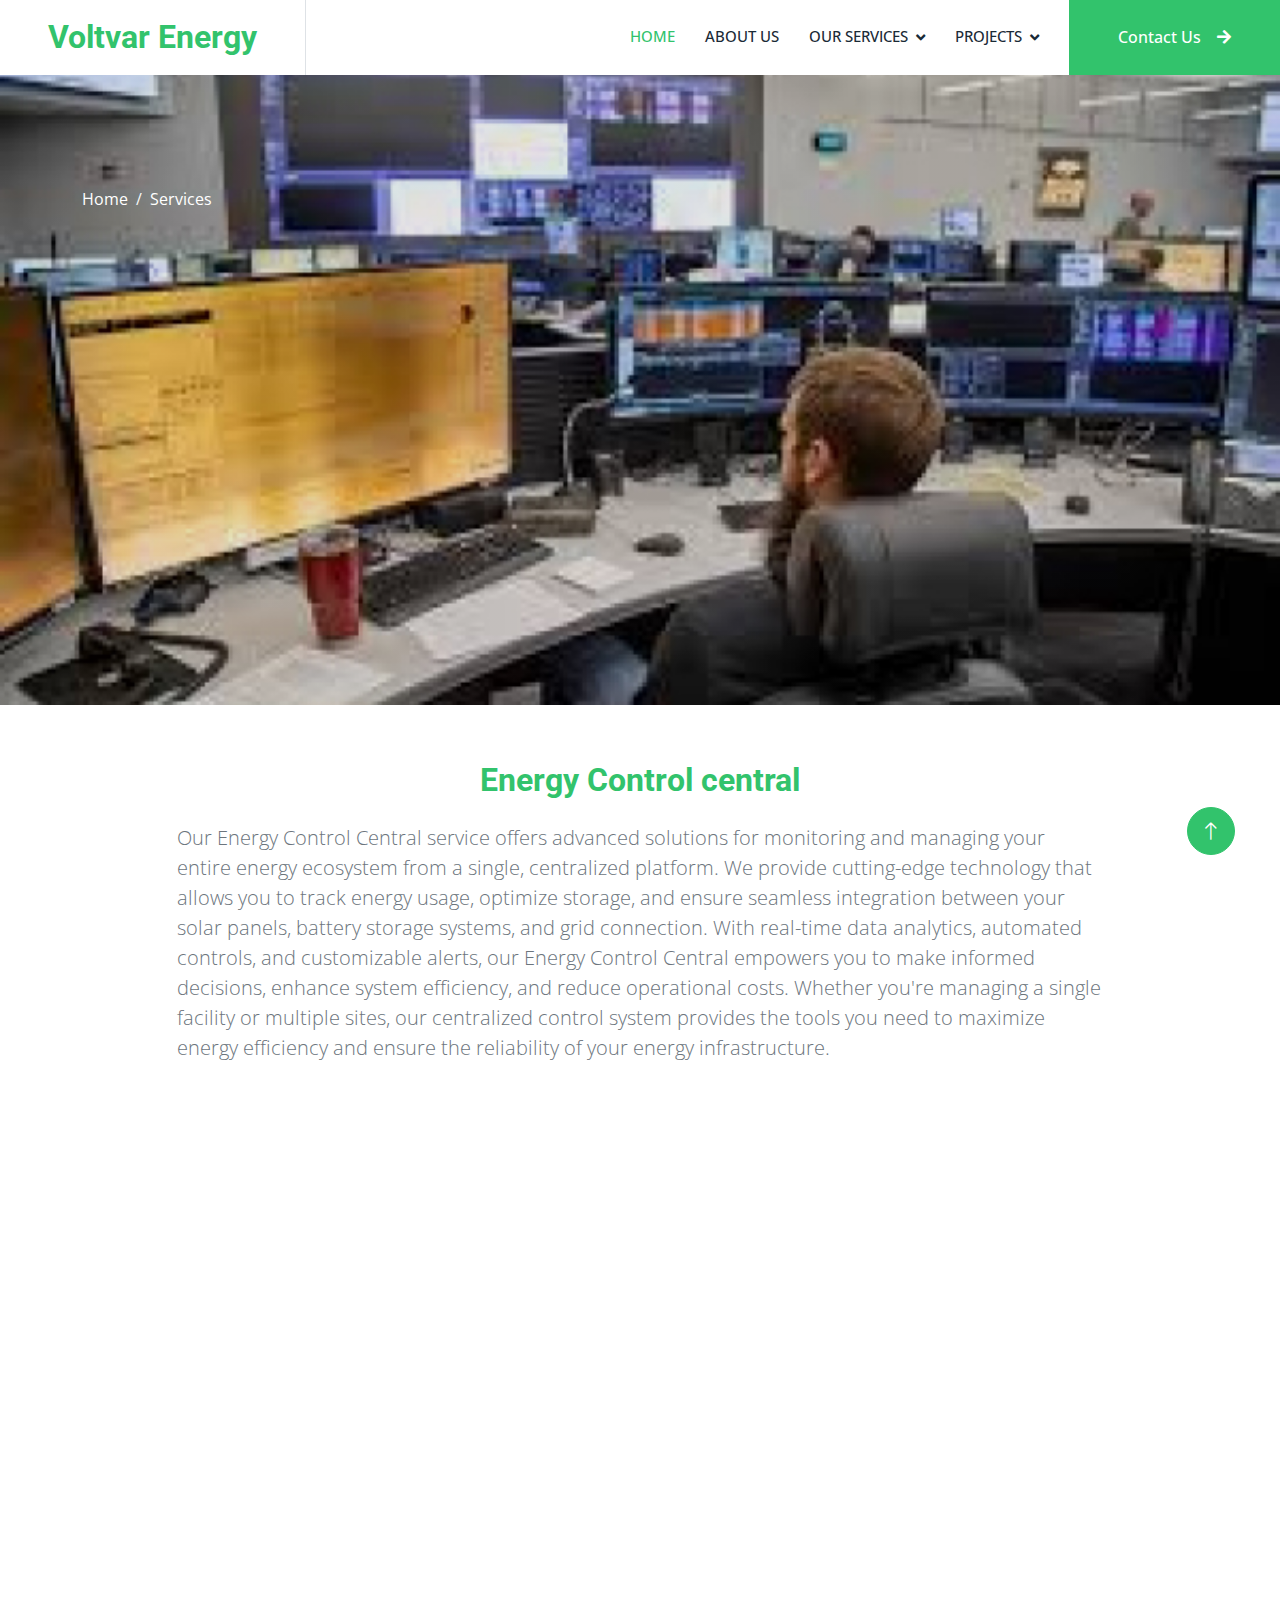
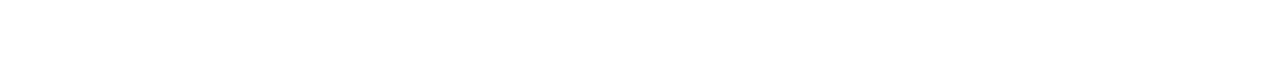
<file: Voltvar/Energy-control-centre.html>
<!DOCTYPE html>
<html lang="en">

<head>
    <meta charset="utf-8">
    <title>Voltvarenergy</title>
    <meta content="width=device-width, initial-scale=1.0" name="viewport">
    <meta content="" name="keywords">
    <meta content="" name="description">

    <!-- Favicon -->
    <link href="img/favicon.ico" rel="icon">

    <!-- Google Web Fonts -->
    <link rel="preconnect" href="https://fonts.googleapis.com">
    <link rel="preconnect" href="https://fonts.gstatic.com" crossorigin>
    <link
        href="https://fonts.googleapis.com/css2?family=Open+Sans:wght@400;500&family=Roboto:wght@500;700;900&display=swap"
        rel="stylesheet">

    <!-- Icon Font Stylesheet -->
    <link href="https://cdnjs.cloudflare.com/ajax/libs/font-awesome/5.10.0/css/all.min.css" rel="stylesheet">
    <link href="https://cdn.jsdelivr.net/npm/bootstrap-icons@1.4.1/font/bootstrap-icons.css" rel="stylesheet">

    <!-- Libraries Stylesheet -->
    <link href="lib/animate/animate.min.css" rel="stylesheet">
    <link href="lib/owlcarousel/assets/owl.carousel.min.css" rel="stylesheet">
    <link href="lib/lightbox/css/lightbox.min.css" rel="stylesheet">

    <!-- Customized Bootstrap Stylesheet -->
    <link href="css/bootstrap.min.css" rel="stylesheet">

    <!-- Template Stylesheet -->
    <link href="css/style.css" rel="stylesheet">
</head>

<body>
    <!-- Spinner Start -->
    <div id="spinner"
        class="show bg-white position-fixed translate-middle w-100 vh-100 top-50 start-50 d-flex align-items-center justify-content-center">
        <div class="spinner-border text-primary" style="width: 3rem; height: 3rem;" role="status">
            <span class="sr-only">Loading...</span>
        </div>
    </div>
    <!-- Spinner End -->

   <!-- Navbar Start -->
   <nav class="navbar navbar-expand-lg bg-white navbar-light sticky-top p-0">
    <a href="index.html" class="navbar-brand d-flex align-items-center border-end px-4 px-lg-5">
        <h2 class="m-0 text-primary">Voltvar Energy</h2>
    </a>
    <button type="button" class="navbar-toggler me-4" data-bs-toggle="collapse" data-bs-target="#navbarCollapse">
        <span class="navbar-toggler-icon"></span>
    </button>
    <div class="collapse navbar-collapse" id="navbarCollapse">
        <div class="navbar-nav ms-auto p-4 p-lg-0">
            <a href="index.html#hero" class="nav-item nav-link active">Home</a>
            <a href="index.html#About" class="nav-item nav-link">About us</a>
            <div class="nav-item dropdown">
                <a href="#" class="nav-link dropdown-toggle" data-bs-toggle="dropdown">Our Services</a>
                <div class="dropdown-menu bg-light m-0">
                    <a href="Solar-panels.html" class="dropdown-item">Solar Panels</a>
                    <a href="serbattery-energy.html" class="dropdown-item">Battery Energy Storage
                        System</a>
                    <a href="BESS-Maintaince.html" class="dropdown-item">BESS Maintenance</a>
                    <a href="Consulting-Services.html" class="dropdown-item">Consulting Services</a>
                    <a href="Energy-control-centre.html" class="dropdown-item">Energy Management System</a>
                    <a href="Microgrid-flex.html" class="dropdown-item">Microgrid Flex</a>
                </div>
            </div>
            <div class="nav-item dropdown">
                <a href="#" class="nav-link dropdown-toggle" data-bs-toggle="dropdown">Projects</a>
                <div class="dropdown-menu bg-light m-0">
                    <a href="Large-Scale-Batery.html" class="dropdown-item">Large-Scale Battery Storage for
                        Grids</a>
                    <a href="On-Grid-Solar-with.html" class="dropdown-item">On-Grid Solar With Battery Storage</a>
                    <a href="Battery-energy-storage-system.html"
                        class="dropdown-item">Battery-energy-storage-system</a>
                </div>
            </div>
            <!-- <a href="contact.html" class="nav-item nav-link">Contact</a> -->
        </div>
        <a href="contact.html" class="btn btn-primary rounded-0 py-4 px-lg-5 d-none d-lg-block">Contact Us<i
                class="fa fa-arrow-right ms-3"></i></a>
    </div>
</nav>
<!-- Navbar End -->

    <!-- Page Header Start -->
    <div class="container-fluid page-header5 py-5 mb-5">
        <div class="container py-5">
            <h5 class="display-3 text-white mb-3 animated slideInDown">
            </h5>
            <nav aria-label="breadcrumb animated slideInDown">
                <ol class="breadcrumb">
                    <li class="breadcrumb-item"><a class="text-white" href="index.html">Home</a></li>
                    <li class="breadcrumb-item"><a class="text-white" href="index.html#Services">Services</a></li>
                </ol>
            </nav>
        </div>
    </div>
    <!-- Page Header End -->


    <!-- services -->
    <div class="container py-2" style="margin-top: 5px;">
        <div class="row justify-content-center">
            <div class="col-lg-10">
                <h2 class="mb-4 text-center text-primary">Energy Control central</h2>
                <p class="lead text-muted">Our Energy Control Central service offers advanced solutions for monitoring and managing your entire energy ecosystem from a single, centralized platform. We provide cutting-edge technology that allows you to track energy usage, optimize storage, and ensure seamless integration between your solar panels, battery storage systems, and grid connection. With real-time data analytics, automated controls, and customizable alerts, our Energy Control Central empowers you to make informed decisions, enhance system efficiency, and reduce operational costs. Whether you're managing a single facility or multiple sites, our centralized control system provides the tools you need to maximize energy efficiency and ensure the reliability of your energy infrastructure.</p>
            </div>
        </div>
    </div>

     <!-- Footer Start -->
<div class="container-fluid bg-dark text-body footer mt-5 pt-5 wow fadeIn" data-wow-delay="0.1s">
    <div class="container py-5">
        <div class="row g-5">
            <div class="col-lg-3 col-md-6">
                <h5 class="text-white mb-4">Address</h5>
                <p class="mb-2"><i class="fa fa-map-marker-alt me-3"></i>YAMUNAI STREET,17/1, <br>
                    1st Main Rd,Sheikh Abdul Nagar,<br>
                New Colony, Virugambakkam, Chennai,Tamil Nadu 600092,<br> India</p>                <p class="mb-2"><i class="fa fa-phone-alt me-3"></i>+91 9952998108</p>
                <p class="mb-2"><i class="fa fa-envelope me-3"></i>umar@voltvarenergy.com</p>
                <div class="d-flex pt-2">
                    <a class="btn btn-square btn-outline-light btn-social me-2" href=""><i class="fab fa-twitter"></i></a>
                    <a class="btn btn-square btn-outline-light btn-social me-2" href=""><i class="fab fa-facebook-f"></i></a>
                    <a class="btn btn-square btn-outline-light btn-social me-2" href=""><i class="fab fa-youtube"></i></a>
                    <a class="btn btn-square btn-outline-light btn-social" href=""><i class="fab fa-linkedin-in"></i></a>
                </div>
            </div>
            <div class="col-lg-3 col-md-6">
                <h5 class="text-white mb-4">Quick Links</h5>
                <a class="btn btn-link d-flex align-items-center" href="index.html#About">
                    <i class="fa fa-info-circle me-2"></i>About Us
                </a>
                <a class="btn btn-link d-flex align-items-center" href="contact.html">
                    <i class="fa fa-envelope me-2"></i>Contact Us
                </a>
                <a class="btn btn-link d-flex align-items-center" href="index.html#Services">
                    <i class="fa fa-cog me-2"></i>Our Services
                </a>
                <a class="btn btn-link d-flex align-items-center" href="Terms.html">
                    <i class="fa fa-file-alt me-2"></i>Terms & Condition
                </a>
                <a class="btn btn-link d-flex align-items-center" href="privacy-policy.html">
                    <i class="fa fa-user-secret me-2"></i>Privacy Policy
                </a>
            </div>
            <div class="col-lg-3 col-md-6">
                <h5 class="text-white mb-4">Our Services</h5>
                <a class="btn btn-link d-flex align-items-center" href="Solar-panels.html">
                    <i class="fa fa-solar-panel me-2"></i>Solar Panels
                </a>
                <a class="btn btn-link d-flex align-items-center" href="serbattery-energy.html">
                    <i class="fa fa-battery-full me-2"></i>Battery Energy Storage
                </a>
                <a class="btn btn-link d-flex align-items-center" href="BESS-Maintaince.html">
                    <i class="fa fa-wrench me-2"></i>BESS Maintenance
                </a>
                <a class="btn btn-link d-flex align-items-center" href="Consulting-Services.html">
                    <i class="fa fa-handshake me-2"></i>Consulting Services
                </a>
                <a class="btn btn-link d-flex align-items-center" href="Energy-control-centre.html">
                    <i class="fa fa-chart-line me-2"></i>Energy Control central
                </a>
                <a class="btn btn-link d-flex align-items-center" href="Microgrid-flex.html">
                    <i class="fa fa-network-wired me-2"></i>Microgrid Flex
                </a>
            </div>
            
        </div>
    </div>
    <div class="container">
        <div class="copyright">
            <div class="row">
                <div class="col-md-6 text-center text-md-start mb-3 mb-md-0 mx-auto">
                    <p class="mb-0">&copy; <a href="#" class="text-light">Voltvar Energy</a> 2024. All Rights
                        Reserved.</p>
                </div>
            </div>
        </div>
    </div>
</div>
<!-- Footer End -->
    <!-- Back to Top -->
    <a href="#" class="btn btn-lg btn-primary btn-lg-square rounded-circle back-to-top"><i
            class="bi bi-arrow-up"></i></a>


    <!-- JavaScript Libraries -->
    <script src="https://code.jquery.com/jquery-3.4.1.min.js"></script>
    <script src="https://cdn.jsdelivr.net/npm/bootstrap@5.0.0/dist/js/bootstrap.bundle.min.js"></script>
    <script src="lib/wow/wow.min.js"></script>
    <script src="lib/easing/easing.min.js"></script>
    <script src="lib/waypoints/waypoints.min.js"></script>
    <script src="lib/counterup/counterup.min.js"></script>
    <script src="lib/owlcarousel/owl.carousel.min.js"></script>
    <script src="lib/isotope/isotope.pkgd.min.js"></script>
    <script src="lib/lightbox/js/lightbox.min.js"></script>

    <!-- Template Javascript -->
    <script src="js/main.js"></script>
</body>

</html>
</file>
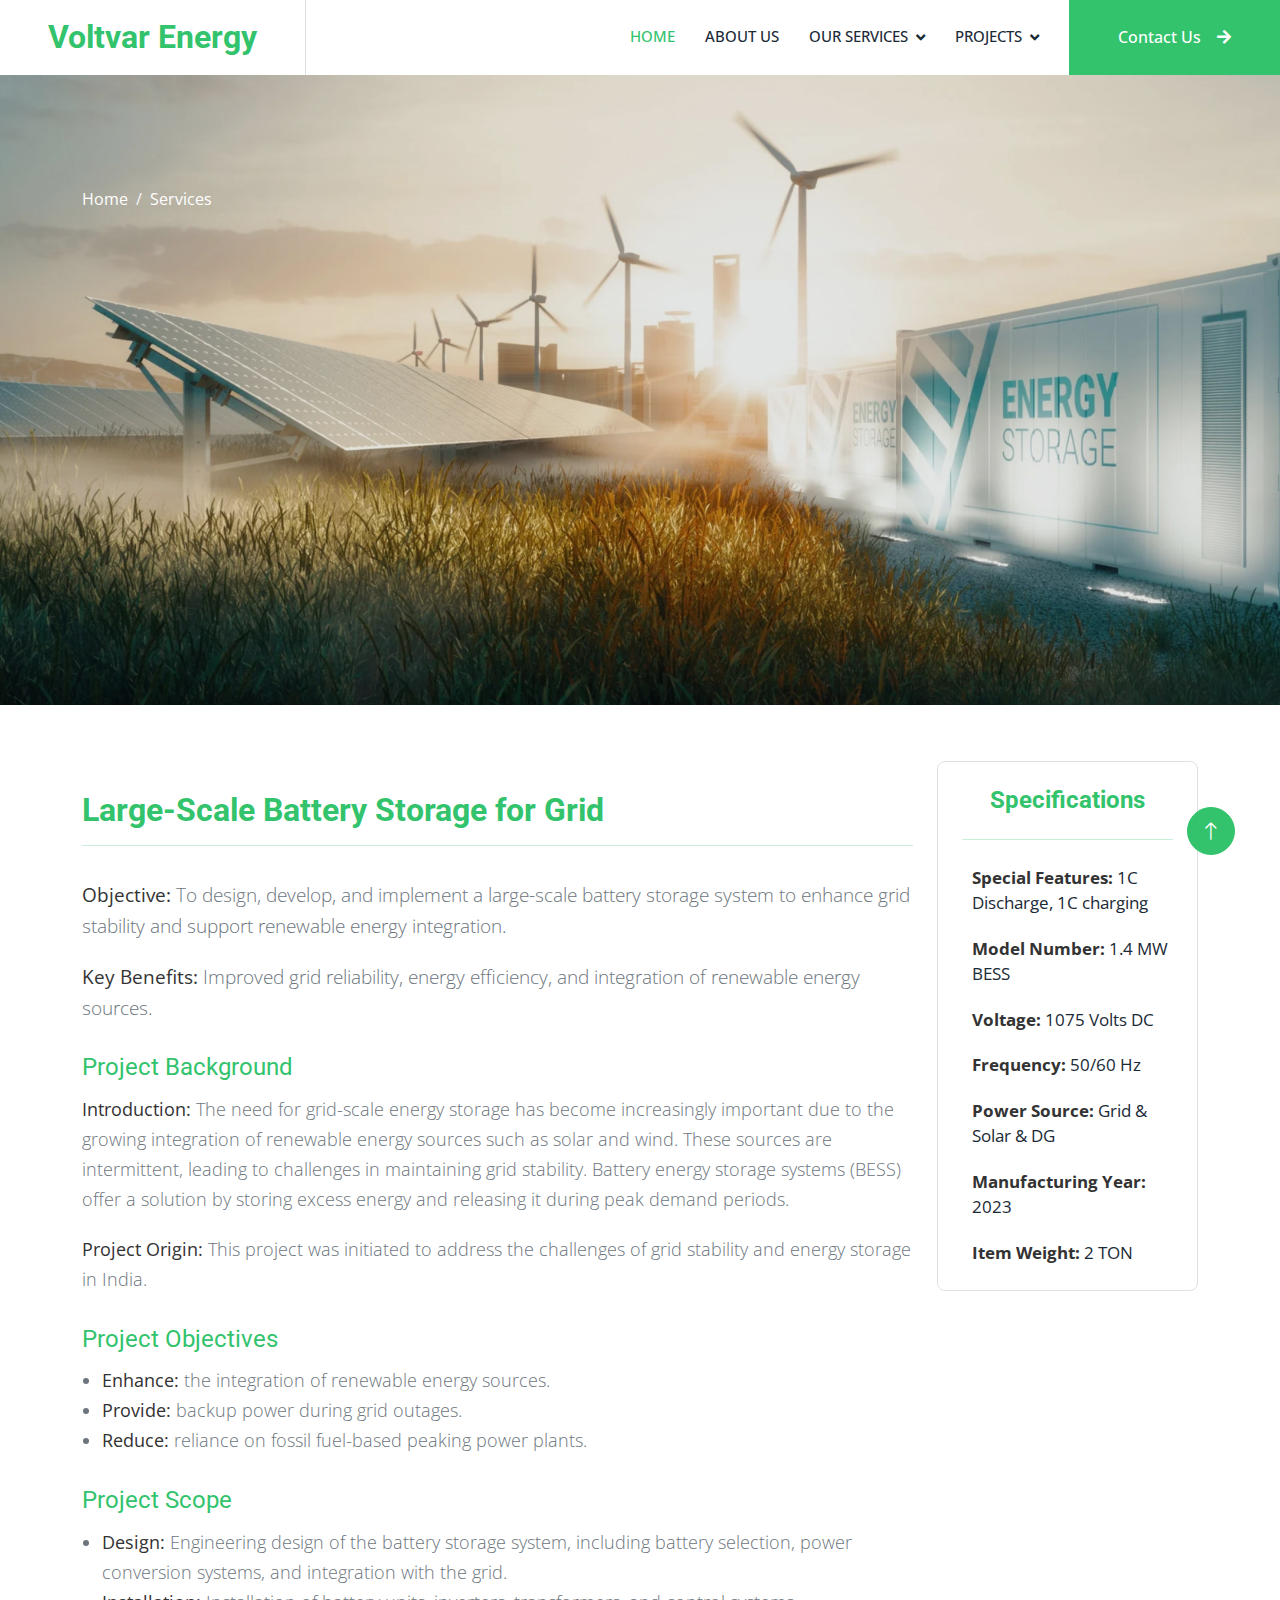
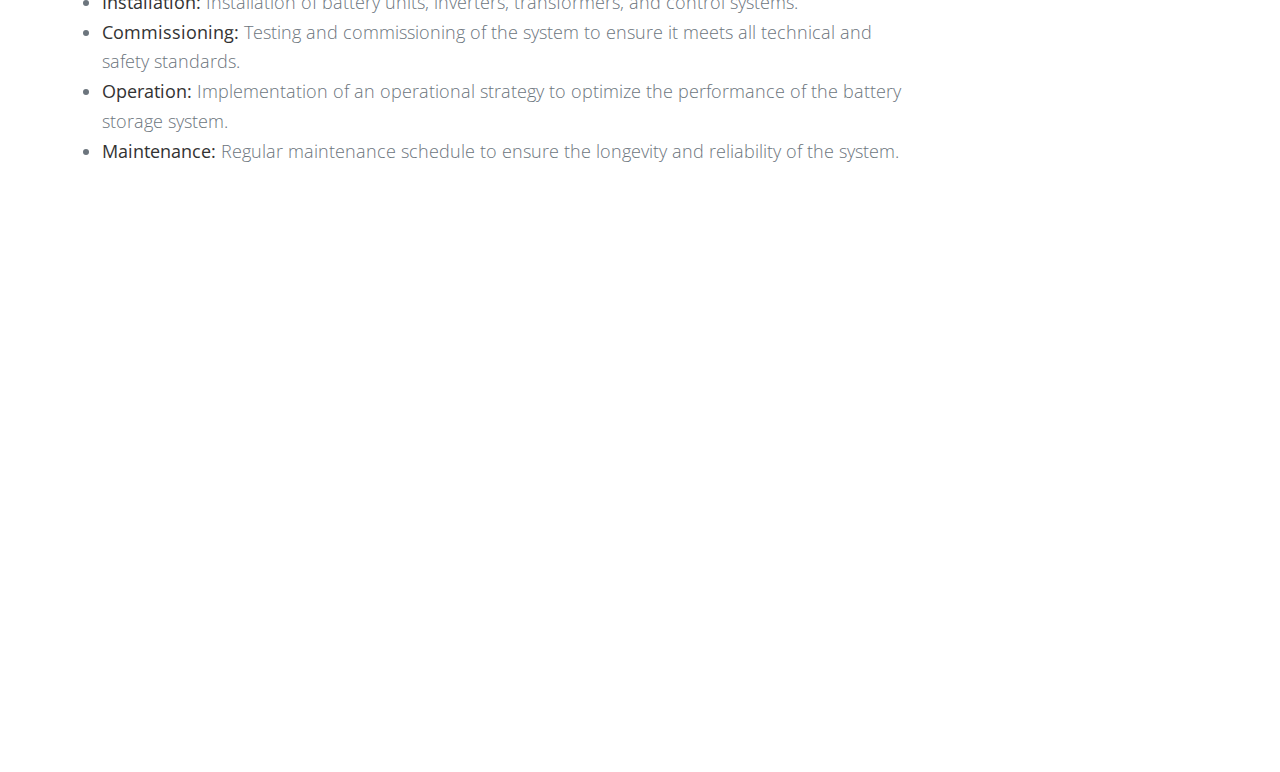
<file: Voltvar/Large-Scale-Batery.html>
<!DOCTYPE html>
<html lang="en">

<head>
    <meta charset="utf-8">
    <title>Voltvarenergy</title>
    <meta content="width=device-width, initial-scale=1.0" name="viewport">
    <meta content="" name="keywords">
    <meta content="" name="description">

    <!-- Favicon -->
    <link href="img/favicon.ico" rel="icon">

    <!-- Google Web Fonts -->
    <link rel="preconnect" href="https://fonts.googleapis.com">
    <link rel="preconnect" href="https://fonts.gstatic.com" crossorigin>
    <link
        href="https://fonts.googleapis.com/css2?family=Open+Sans:wght@400;500&family=Roboto:wght@500;700;900&display=swap"
        rel="stylesheet">

    <!-- Icon Font Stylesheet -->
    <link href="https://cdnjs.cloudflare.com/ajax/libs/font-awesome/5.10.0/css/all.min.css" rel="stylesheet">
    <link href="https://cdn.jsdelivr.net/npm/bootstrap-icons@1.4.1/font/bootstrap-icons.css" rel="stylesheet">

    <!-- Libraries Stylesheet -->
    <link href="lib/animate/animate.min.css" rel="stylesheet">
    <link href="lib/owlcarousel/assets/owl.carousel.min.css" rel="stylesheet">
    <link href="lib/lightbox/css/lightbox.min.css" rel="stylesheet">

    <!-- Customized Bootstrap Stylesheet -->
    <link href="css/bootstrap.min.css" rel="stylesheet">

    <!-- Template Stylesheet -->
    <link href="css/style.css" rel="stylesheet">
</head>

<body>
    <!-- Spinner Start -->
    <div id="spinner"
        class="show bg-white position-fixed translate-middle w-100 vh-100 top-50 start-50 d-flex align-items-center justify-content-center">
        <div class="spinner-border text-primary" style="width: 3rem; height: 3rem;" role="status">
            <span class="sr-only">Loading...</span>
        </div>
    </div>
    <!-- Spinner End -->

   <!-- Navbar Start -->
   <nav class="navbar navbar-expand-lg bg-white navbar-light sticky-top p-0">
    <a href="index.html" class="navbar-brand d-flex align-items-center border-end px-4 px-lg-5">
        <h2 class="m-0 text-primary">Voltvar Energy</h2>
    </a>
    <button type="button" class="navbar-toggler me-4" data-bs-toggle="collapse" data-bs-target="#navbarCollapse">
        <span class="navbar-toggler-icon"></span>
    </button>
    <div class="collapse navbar-collapse" id="navbarCollapse">
        <div class="navbar-nav ms-auto p-4 p-lg-0">
            <a href="index.html#hero" class="nav-item nav-link active">Home</a>
            <a href="index.html#About" class="nav-item nav-link">About us</a>
            <div class="nav-item dropdown">
                <a href="#" class="nav-link dropdown-toggle" data-bs-toggle="dropdown">Our Services</a>
                <div class="dropdown-menu bg-light m-0">
                    <a href="Solar-panels.html" class="dropdown-item">Solar Panels</a>
                    <a href="serbattery-energy.html" class="dropdown-item">Battery Energy Storage
                        System</a>
                    <a href="BESS-Maintaince.html" class="dropdown-item">BESS Maintenance</a>
                    <a href="Consulting-Services.html" class="dropdown-item">Consulting Services</a>
                    <a href="Energy-control-centre.html" class="dropdown-item">Energy Management System</a>
                    <a href="Microgrid-flex.html" class="dropdown-item">Microgrid Flex</a>
                </div>
            </div>
            <div class="nav-item dropdown">
                <a href="#" class="nav-link dropdown-toggle" data-bs-toggle="dropdown">Projects</a>
                <div class="dropdown-menu bg-light m-0">
                    <a href="Large-Scale-Batery.html" class="dropdown-item">Large-Scale Battery Storage for
                        Grids</a>
                    <a href="On-Grid-Solar-with.html" class="dropdown-item">On-Grid Solar With Battery Storage</a>
                    <a href="Battery-energy-storage-system.html"
                        class="dropdown-item">Battery-energy-storage-system</a>
                </div>
            </div>
            <!-- <a href="contact.html" class="nav-item nav-link">Contact</a> -->
        </div>
        <a href="contact.html" class="btn btn-primary rounded-0 py-4 px-lg-5 d-none d-lg-block">Contact Us<i
                class="fa fa-arrow-right ms-3"></i></a>
    </div>
</nav>
<!-- Navbar End -->

    <!-- Page Header Start -->
    <div class="container-fluid page-header2 py-5 mb-5">
        <div class="container py-5">
            <h5 class="display-3 text-white mb-3 animated slideInDown">
            </h5>
            <nav aria-label="breadcrumb animated slideInDown">
                <ol class="breadcrumb">
                    <li class="breadcrumb-item"><a class="text-white" href="index.html">Home</a></li>
                    <li class="breadcrumb-item"><a class="text-white" href="index.html#Services">Services</a></li>
                </ol>
            </nav>
        </div>
    </div>
    <!-- Page Header End -->


    <!-- services -->
    <!-- Battery Energy Storage System (BESS) Start -->
<!-- services -->
<div class="container py-2" style="margin-top: 5px;">
    <div class="row">
        <div class="col-lg-9">
            
            <h2 class="mb-2 text-primary" style="margin-top: 30px; padding-bottom: 10px;">
                Large-Scale Battery Storage for Grid
                <hr style="border-top: 1px solid #32C36C; margin: 12  0 10px;">
            </h2>
                <p class="lead text-muted" style="font-size: 1.2em; line-height: 1.6; margin-bottom: 20px;">
                    <strong style="color: #333;">Objective:</strong> To design, develop, and implement a large-scale battery storage system to enhance grid stability and support renewable energy integration.
                </p>
                <p class="lead text-muted" style="font-size: 1.2em; line-height: 1.6; margin-bottom: 20px;">
                    <strong style="color: #333;">Key Benefits:</strong> Improved grid reliability, energy efficiency, and integration of renewable energy sources.
                </p>
            
                <!-- More attractive styles for headings and paragraphs -->
                <h4 class="text-primary lead" style="font-size: 1.5em; margin-top: 30px;  padding-bottom: 5px;">
                    <strong>Project Background</strong>
                </h4>
                <p class="text-muted lead" style="font-size: 1.1em; line-height: 1.7; margin-bottom: 20px;">
                    <strong style="color: #333;">Introduction:</strong> The need for grid-scale energy storage has become increasingly important due to the growing integration of renewable energy sources such as solar and wind. These sources are intermittent, leading to challenges in maintaining grid stability. Battery energy storage systems (BESS) offer a solution by storing excess energy and releasing it during peak demand periods.
                </p>
                <p class="text-muted lead" style="font-size: 1.1em; line-height: 1.7; margin-bottom: 20px;">
                    <strong style="color: #333;">Project Origin:</strong> This project was initiated to address the challenges of grid stability and energy storage in India.
                </p>
            
                <h4 class="text-primary lead" style="font-size: 1.5em; margin-top: 30px;  padding-bottom: 5px;">
                    <strong>Project Objectives</strong>
                </h4>
                <ul class="text-muted lead" style="font-size: 1.1em; line-height: 1.7; margin-bottom: 20px; padding-left: 20px;">
                    <li><strong style="color: #333;">Enhance:</strong> the integration of renewable energy sources.</li>
                    <li><strong style="color: #333;">Provide:</strong> backup power during grid outages.</li>
                    <li><strong style="color: #333;">Reduce:</strong> reliance on fossil fuel-based peaking power plants.</li>
                </ul>
            
                <h4 class="text-primary lead" style="font-size: 1.5em; margin-top: 30px;  padding-bottom: 5px;">
                    <strong>Project Scope</strong>
                </h4>
                <ul class="text-muted lead" style="font-size: 1.1em; line-height: 1.7; margin-bottom: 20px; padding-left: 20px;">
                    <li><strong style="color: #333;">Design:</strong> Engineering design of the battery storage system, including battery selection, power conversion systems, and integration with the grid.</li>
                    <li><strong style="color: #333;">Installation:</strong> Installation of battery units, inverters, transformers, and control systems.</li>
                    <li><strong style="color: #333;">Commissioning:</strong> Testing and commissioning of the system to ensure it meets all technical and safety standards.</li>
                    <li><strong style="color: #333;">Operation:</strong> Implementation of an operational strategy to optimize the performance of the battery storage system.</li>
                    <li><strong style="color: #333;">Maintenance:</strong> Regular maintenance schedule to ensure the longevity and reliability of the system.</li>
                </ul>
       
            
        </div>
<!-- Specification Section -->
<div class="col-lg-3" data-aos="fade-up" data-aos-delay="100">
    <div class="p-4"
        style="border: 1px solid #e0e0e0; border-radius: 8px; width: 100%; max-width: 320px;   height: 530px; background-color: #ffffff;">
        <h4 class="text-primary mb-4" style="font-size: 24px; font-weight: bold; text-align: center;">
            Specifications
        </h4>
        <hr style="border-top: 1px solid #32C36C; margin: 0 0 25px;">
        <ul class="list-unstyled text-muted" style="font-size: 17px; line-height: 1.5; margin-left: 10px;">
            <li style="margin-bottom: 20px;"><strong style="color: #333;">Special Features:</strong> <span class="text-dark">1C Discharge, 1C charging</span></li>
            <li style="margin-bottom: 20px;"><strong style="color: #333;">Model Number:</strong> <span class="text-dark">1.4 MW BESS</span></li>
            <li style="margin-bottom: 20px;"><strong style="color: #333;">Voltage:</strong> <span class="text-dark">1075 Volts DC</span></li>
            <li style="margin-bottom: 20px;"><strong style="color: #333;">Frequency:</strong> <span class="text-dark">50/60 Hz</span></li>
            <li style="margin-bottom: 20px;"><strong style="color: #333;">Power Source:</strong> <span class="text-dark">Grid & Solar & DG</span></li>
            <li style="margin-bottom: 20px;"><strong style="color: #333;">Manufacturing Year:</strong> <span class="text-dark">2023</span></li>
            <li style="margin-bottom: 20px;"><strong style="color: #333;">Item Weight:</strong> <span class="text-dark">2 TON</span></li>
        </ul>
    </div>
</div>
<!-- End of Specification Section -->


        
    </div>
</div>

<!-- Battery Energy Storage System (BESS) End -->

    <!-- Footer Start -->
<div class="container-fluid bg-dark text-body footer mt-5 pt-5 wow fadeIn" data-wow-delay="0.1s">
    <div class="container py-5">
        <div class="row g-5">
            <div class="col-lg-3 col-md-6">
                <h5 class="text-white mb-4">Address</h5>
                <p class="mb-2"><i class="fa fa-map-marker-alt me-3"></i>YAMUNAI STREET,17/1, <br>
                    1st Main Rd,Sheikh Abdul Nagar,<br>
                New Colony, Virugambakkam, Chennai,Tamil Nadu 600092,<br> India</p>
                <p class="mb-2"><i class="fa fa-phone-alt me-3"></i>+91 9952998108 </p>
                <p class="mb-2"><i class="fa fa-envelope me-3"></i>umar@voltvarenergy.com</p>
                <div class="d-flex pt-2">
                    <a class="btn btn-square btn-outline-light btn-social me-2" href=""><i class="fab fa-twitter"></i></a>
                    <a class="btn btn-square btn-outline-light btn-social me-2" href=""><i class="fab fa-facebook-f"></i></a>
                    <a class="btn btn-square btn-outline-light btn-social me-2" href=""><i class="fab fa-youtube"></i></a>
                    <a class="btn btn-square btn-outline-light btn-social" href=""><i class="fab fa-linkedin-in"></i></a>
                </div>
            </div>
            <div class="col-lg-3 col-md-6">
                <h5 class="text-white mb-4">Quick Links</h5>
                <a class="btn btn-link d-flex align-items-center" href="index.html#About">
                    <i class="fa fa-info-circle me-2"></i>About Us
                </a>
                <a class="btn btn-link d-flex align-items-center" href="contact.html">
                    <i class="fa fa-envelope me-2"></i>Contact Us
                </a>
                <a class="btn btn-link d-flex align-items-center" href="index.html#Services">
                    <i class="fa fa-cog me-2"></i>Our Services
                </a>
                <a class="btn btn-link d-flex align-items-center" href="Terms.html">
                    <i class="fa fa-file-alt me-2"></i>Terms & Condition
                </a>
                <a class="btn btn-link d-flex align-items-center" href="privacy-policy.html">
                    <i class="fa fa-user-secret me-2"></i>Privacy Policy
                </a>
            </div>
            <div class="col-lg-3 col-md-6">
                <h5 class="text-white mb-4">Our Services</h5>
                <a class="btn btn-link d-flex align-items-center" href="Solar-panels.html">
                    <i class="fa fa-solar-panel me-2"></i>Solar Panels
                </a>
                <a class="btn btn-link d-flex align-items-center" href="serbattery-energy.html">
                    <i class="fa fa-battery-full me-2"></i>Battery Energy Storage
                </a>
                <a class="btn btn-link d-flex align-items-center" href="BESS-Maintaince.html">
                    <i class="fa fa-wrench me-2"></i>BESS Maintenance
                </a>
                <a class="btn btn-link d-flex align-items-center" href="Consulting-Services.html">
                    <i class="fa fa-handshake me-2"></i>Consulting Services
                </a>
                <a class="btn btn-link d-flex align-items-center" href="Energy-control-centre.html">
                    <i class="fa fa-chart-line me-2"></i>Energy Control central
                </a>
                <a class="btn btn-link d-flex align-items-center" href="Microgrid-flex.html">
                    <i class="fa fa-network-wired me-2"></i>Microgrid Flex
                </a>
            </div>
            
        </div>
    </div>
    <div class="container">
        <div class="copyright">
            <div class="row">
                <div class="col-md-6 text-center text-md-start mb-3 mb-md-0 mx-auto">
                    <p class="mb-0">&copy; <a href="#" class="text-light">Voltvar Energy</a> 2024. All Rights
                        Reserved.</p>
                </div>
            </div>
        </div>
    </div>
</div>
<!-- Footer End -->
    <!-- Back to Top -->
    <a href="#" class="btn btn-lg btn-primary btn-lg-square rounded-circle back-to-top"><i
            class="bi bi-arrow-up"></i></a>


    <!-- JavaScript Libraries -->
    <script src="https://code.jquery.com/jquery-3.4.1.min.js"></script>
    <script src="https://cdn.jsdelivr.net/npm/bootstrap@5.0.0/dist/js/bootstrap.bundle.min.js"></script>
    <script src="lib/wow/wow.min.js"></script>
    <script src="lib/easing/easing.min.js"></script>
    <script src="lib/waypoints/waypoints.min.js"></script>
    <script src="lib/counterup/counterup.min.js"></script>
    <script src="lib/owlcarousel/owl.carousel.min.js"></script>
    <script src="lib/isotope/isotope.pkgd.min.js"></script>
    <script src="lib/lightbox/js/lightbox.min.js"></script>

    <!-- Template Javascript -->
    <script src="js/main.js"></script>
</body>

</html>
</file>
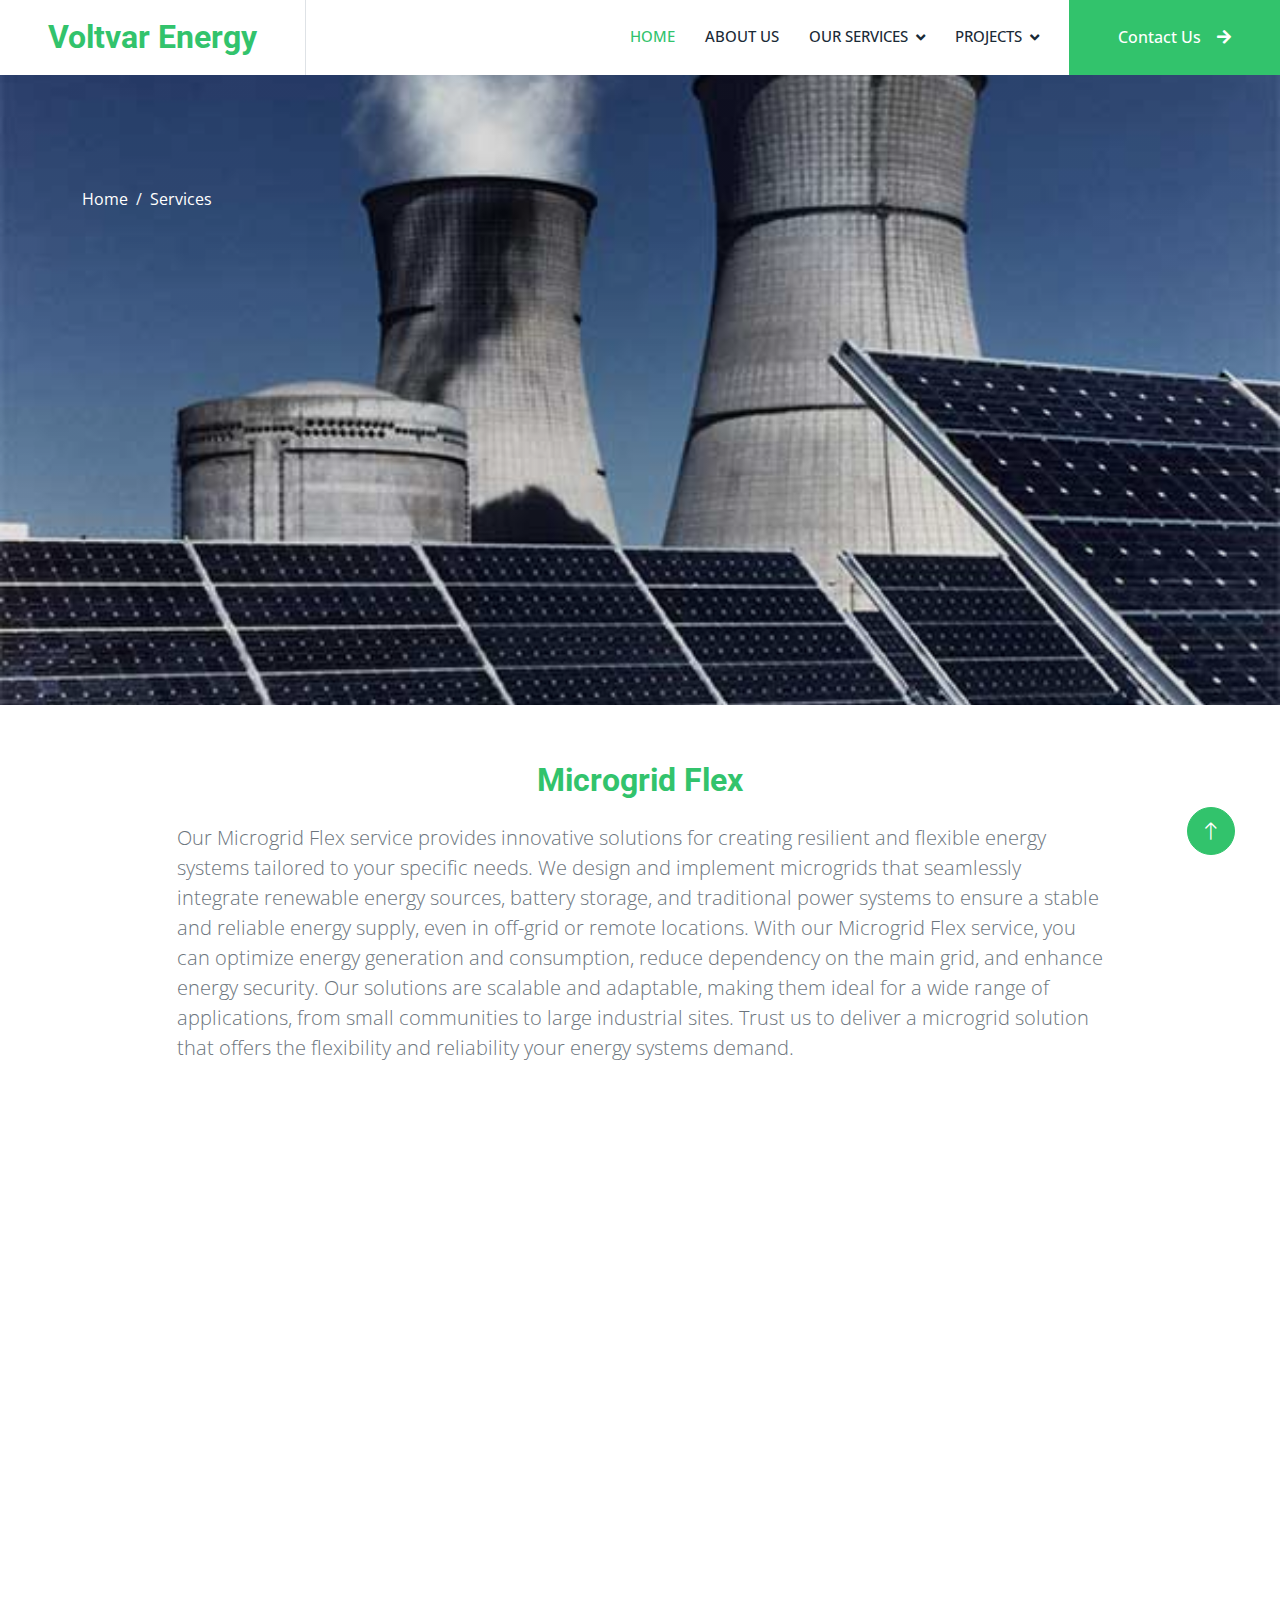
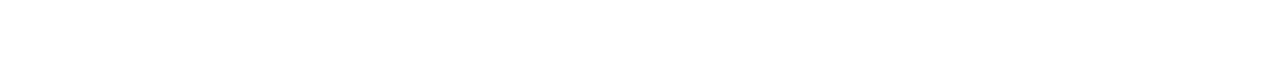
<file: Voltvar/Microgrid-flex.html>
<!DOCTYPE html>
<html lang="en">

<head>
    <meta charset="utf-8">
    <title>Voltvarenergy</title>
    <meta content="width=device-width, initial-scale=1.0" name="viewport">
    <meta content="" name="keywords">
    <meta content="" name="description">

    <!-- Favicon -->
    <link href="img/favicon.ico" rel="icon">

    <!-- Google Web Fonts -->
    <link rel="preconnect" href="https://fonts.googleapis.com">
    <link rel="preconnect" href="https://fonts.gstatic.com" crossorigin>
    <link
        href="https://fonts.googleapis.com/css2?family=Open+Sans:wght@400;500&family=Roboto:wght@500;700;900&display=swap"
        rel="stylesheet">

    <!-- Icon Font Stylesheet -->
    <link href="https://cdnjs.cloudflare.com/ajax/libs/font-awesome/5.10.0/css/all.min.css" rel="stylesheet">
    <link href="https://cdn.jsdelivr.net/npm/bootstrap-icons@1.4.1/font/bootstrap-icons.css" rel="stylesheet">

    <!-- Libraries Stylesheet -->
    <link href="lib/animate/animate.min.css" rel="stylesheet">
    <link href="lib/owlcarousel/assets/owl.carousel.min.css" rel="stylesheet">
    <link href="lib/lightbox/css/lightbox.min.css" rel="stylesheet">

    <!-- Customized Bootstrap Stylesheet -->
    <link href="css/bootstrap.min.css" rel="stylesheet">

    <!-- Template Stylesheet -->
    <link href="css/style.css" rel="stylesheet">
</head>

<body>
    <!-- Spinner Start -->
    <div id="spinner"
        class="show bg-white position-fixed translate-middle w-100 vh-100 top-50 start-50 d-flex align-items-center justify-content-center">
        <div class="spinner-border text-primary" style="width: 3rem; height: 3rem;" role="status">
            <span class="sr-only">Loading...</span>
        </div>
    </div>
    <!-- Spinner End -->

 <!-- Navbar Start -->
 <nav class="navbar navbar-expand-lg bg-white navbar-light sticky-top p-0">
    <a href="index.html" class="navbar-brand d-flex align-items-center border-end px-4 px-lg-5">
        <h2 class="m-0 text-primary">Voltvar Energy</h2>
    </a>
    <button type="button" class="navbar-toggler me-4" data-bs-toggle="collapse" data-bs-target="#navbarCollapse">
        <span class="navbar-toggler-icon"></span>
    </button>
    <div class="collapse navbar-collapse" id="navbarCollapse">
        <div class="navbar-nav ms-auto p-4 p-lg-0">
            <a href="index.html#hero" class="nav-item nav-link active">Home</a>
            <a href="index.html#About" class="nav-item nav-link">About us</a>
            <div class="nav-item dropdown">
                <a href="#" class="nav-link dropdown-toggle" data-bs-toggle="dropdown">Our Services</a>
                <div class="dropdown-menu bg-light m-0">
                    <a href="Solar-panels.html" class="dropdown-item">Solar Panels</a>
                    <a href="serbattery-energy.html" class="dropdown-item">Battery Energy Storage
                        System</a>
                    <a href="BESS-Maintaince.html" class="dropdown-item">BESS Maintenance</a>
                    <a href="Consulting-Services.html" class="dropdown-item">Consulting Services</a>
                    <a href="Energy-control-centre.html" class="dropdown-item">Energy Management System</a>
                    <a href="Microgrid-flex.html" class="dropdown-item">Microgrid Flex</a>
                </div>
            </div>
            <div class="nav-item dropdown">
                <a href="#" class="nav-link dropdown-toggle" data-bs-toggle="dropdown">Projects</a>
                <div class="dropdown-menu bg-light m-0">
                    <a href="Large-Scale-Batery.html" class="dropdown-item">Large-Scale Battery Storage for
                        Grids</a>
                    <a href="On-Grid-Solar-with.html" class="dropdown-item">On-Grid Solar With Battery Storage</a>
                    <a href="Battery-energy-storage-system.html"
                        class="dropdown-item">Battery-energy-storage-system</a>
                </div>
            </div>
            <!-- <a href="contact.html" class="nav-item nav-link">Contact</a> -->
        </div>
        <a href="contact.html" class="btn btn-primary rounded-0 py-4 px-lg-5 d-none d-lg-block">Contact Us<i
                class="fa fa-arrow-right ms-3"></i></a>
    </div>
</nav>
<!-- Navbar End -->

    <!-- Page Header Start -->
    <div class="container-fluid page-header6 py-5 mb-5">
        <div class="container py-5">
            <h5 class="display-3 text-white mb-3 animated slideInDown">
            </h5>
            <nav aria-label="breadcrumb animated slideInDown">
                <ol class="breadcrumb">
                    <li class="breadcrumb-item"><a class="text-white" href="index.html">Home</a></li>
                    <li class="breadcrumb-item"><a class="text-white" href="index.html#Services">Services</a></li>
                </ol>
            </nav>
        </div>
    </div>
    <!-- Page Header End -->


    <!-- services -->
    <div class="container py-2" style="margin-top: 5px;">
        <div class="row justify-content-center">
            <div class="col-lg-10">
                <h2 class="mb-4 text-center text-primary">Microgrid Flex</h2>
                <p class="lead text-muted">Our Microgrid Flex service provides innovative solutions for creating resilient and flexible energy systems tailored to your specific needs. We design and implement microgrids that seamlessly integrate renewable energy sources, battery storage, and traditional power systems to ensure a stable and reliable energy supply, even in off-grid or remote locations. With our Microgrid Flex service, you can optimize energy generation and consumption, reduce dependency on the main grid, and enhance energy security. Our solutions are scalable and adaptable, making them ideal for a wide range of applications, from small communities to large industrial sites. Trust us to deliver a microgrid solution that offers the flexibility and reliability your energy systems demand.</p>
            </div>
        </div>
    </div>

    <!-- Footer Start -->
<div class="container-fluid bg-dark text-body footer mt-5 pt-5 wow fadeIn" data-wow-delay="0.1s">
    <div class="container py-5">
        <div class="row g-5">
            <div class="col-lg-3 col-md-6">
                <h5 class="text-white mb-4">Address</h5>
                <p class="mb-2"><i class="fa fa-map-marker-alt me-3"></i>YAMUNAI STREET,17/1, <br>
                    1st Main Rd,Sheikh Abdul Nagar,<br>
                New Colony, Virugambakkam, Chennai,Tamil Nadu 600092,<br> India</p>
                <p class="mb-2"><i class="fa fa-phone-alt me-3"></i>+91 9952998108</p>
                <p class="mb-2"><i class="fa fa-envelope me-3"></i>umar@voltvarenergy.com</p>
                <div class="d-flex pt-2">
                    <a class="btn btn-square btn-outline-light btn-social me-2" href=""><i class="fab fa-twitter"></i></a>
                    <a class="btn btn-square btn-outline-light btn-social me-2" href=""><i class="fab fa-facebook-f"></i></a>
                    <a class="btn btn-square btn-outline-light btn-social me-2" href=""><i class="fab fa-youtube"></i></a>
                    <a class="btn btn-square btn-outline-light btn-social" href=""><i class="fab fa-linkedin-in"></i></a>
                </div>
            </div>
            <div class="col-lg-3 col-md-6">
                <h5 class="text-white mb-4">Quick Links</h5>
                <a class="btn btn-link d-flex align-items-center" href="index.html#About">
                    <i class="fa fa-info-circle me-2"></i>About Us
                </a>
                <a class="btn btn-link d-flex align-items-center" href="contact.html">
                    <i class="fa fa-envelope me-2"></i>Contact Us
                </a>
                <a class="btn btn-link d-flex align-items-center" href="index.html#Services">
                    <i class="fa fa-cog me-2"></i>Our Services
                </a>
                <a class="btn btn-link d-flex align-items-center" href="Terms.html">
                    <i class="fa fa-file-alt me-2"></i>Terms & Condition
                </a>
                <a class="btn btn-link d-flex align-items-center" href="privacy-policy.html">
                    <i class="fa fa-user-secret me-2"></i>Privacy Policy
                </a>
            </div>
            <div class="col-lg-3 col-md-6">
                <h5 class="text-white mb-4">Our Services</h5>
                <a class="btn btn-link d-flex align-items-center" href="Solar-panels.html">
                    <i class="fa fa-solar-panel me-2"></i>Solar Panels
                </a>
                <a class="btn btn-link d-flex align-items-center" href="serbattery-energy.html">
                    <i class="fa fa-battery-full me-2"></i>Battery Energy Storage
                </a>
                <a class="btn btn-link d-flex align-items-center" href="BESS-Maintaince.html">
                    <i class="fa fa-wrench me-2"></i>BESS Maintenance
                </a>
                <a class="btn btn-link d-flex align-items-center" href="Consulting-Services.html">
                    <i class="fa fa-handshake me-2"></i>Consulting Services
                </a>
                <a class="btn btn-link d-flex align-items-center" href="Energy-control-centre.html">
                    <i class="fa fa-chart-line me-2"></i>Energy Control central
                </a>
                <a class="btn btn-link d-flex align-items-center" href="Microgrid-flex.html">
                    <i class="fa fa-network-wired me-2"></i>Microgrid Flex
                </a>
            </div>
            
        </div>
    </div>
    <div class="container">
        <div class="copyright">
            <div class="row">
                <div class="col-md-6 text-center text-md-start mb-3 mb-md-0 mx-auto">
                    <p class="mb-0">&copy; <a href="#" class="text-light">Voltvar Energy</a> 2024. All Rights
                        Reserved.</p>
                </div>
            </div>
        </div>
    </div>
</div>
<!-- Footer End -->
    <!-- Back to Top -->
    <a href="#" class="btn btn-lg btn-primary btn-lg-square rounded-circle back-to-top"><i
            class="bi bi-arrow-up"></i></a>


    <!-- JavaScript Libraries -->
    <script src="https://code.jquery.com/jquery-3.4.1.min.js"></script>
    <script src="https://cdn.jsdelivr.net/npm/bootstrap@5.0.0/dist/js/bootstrap.bundle.min.js"></script>
    <script src="lib/wow/wow.min.js"></script>
    <script src="lib/easing/easing.min.js"></script>
    <script src="lib/waypoints/waypoints.min.js"></script>
    <script src="lib/counterup/counterup.min.js"></script>
    <script src="lib/owlcarousel/owl.carousel.min.js"></script>
    <script src="lib/isotope/isotope.pkgd.min.js"></script>
    <script src="lib/lightbox/js/lightbox.min.js"></script>

    <!-- Template Javascript -->
    <script src="js/main.js"></script>
</body>

</html>
</file>
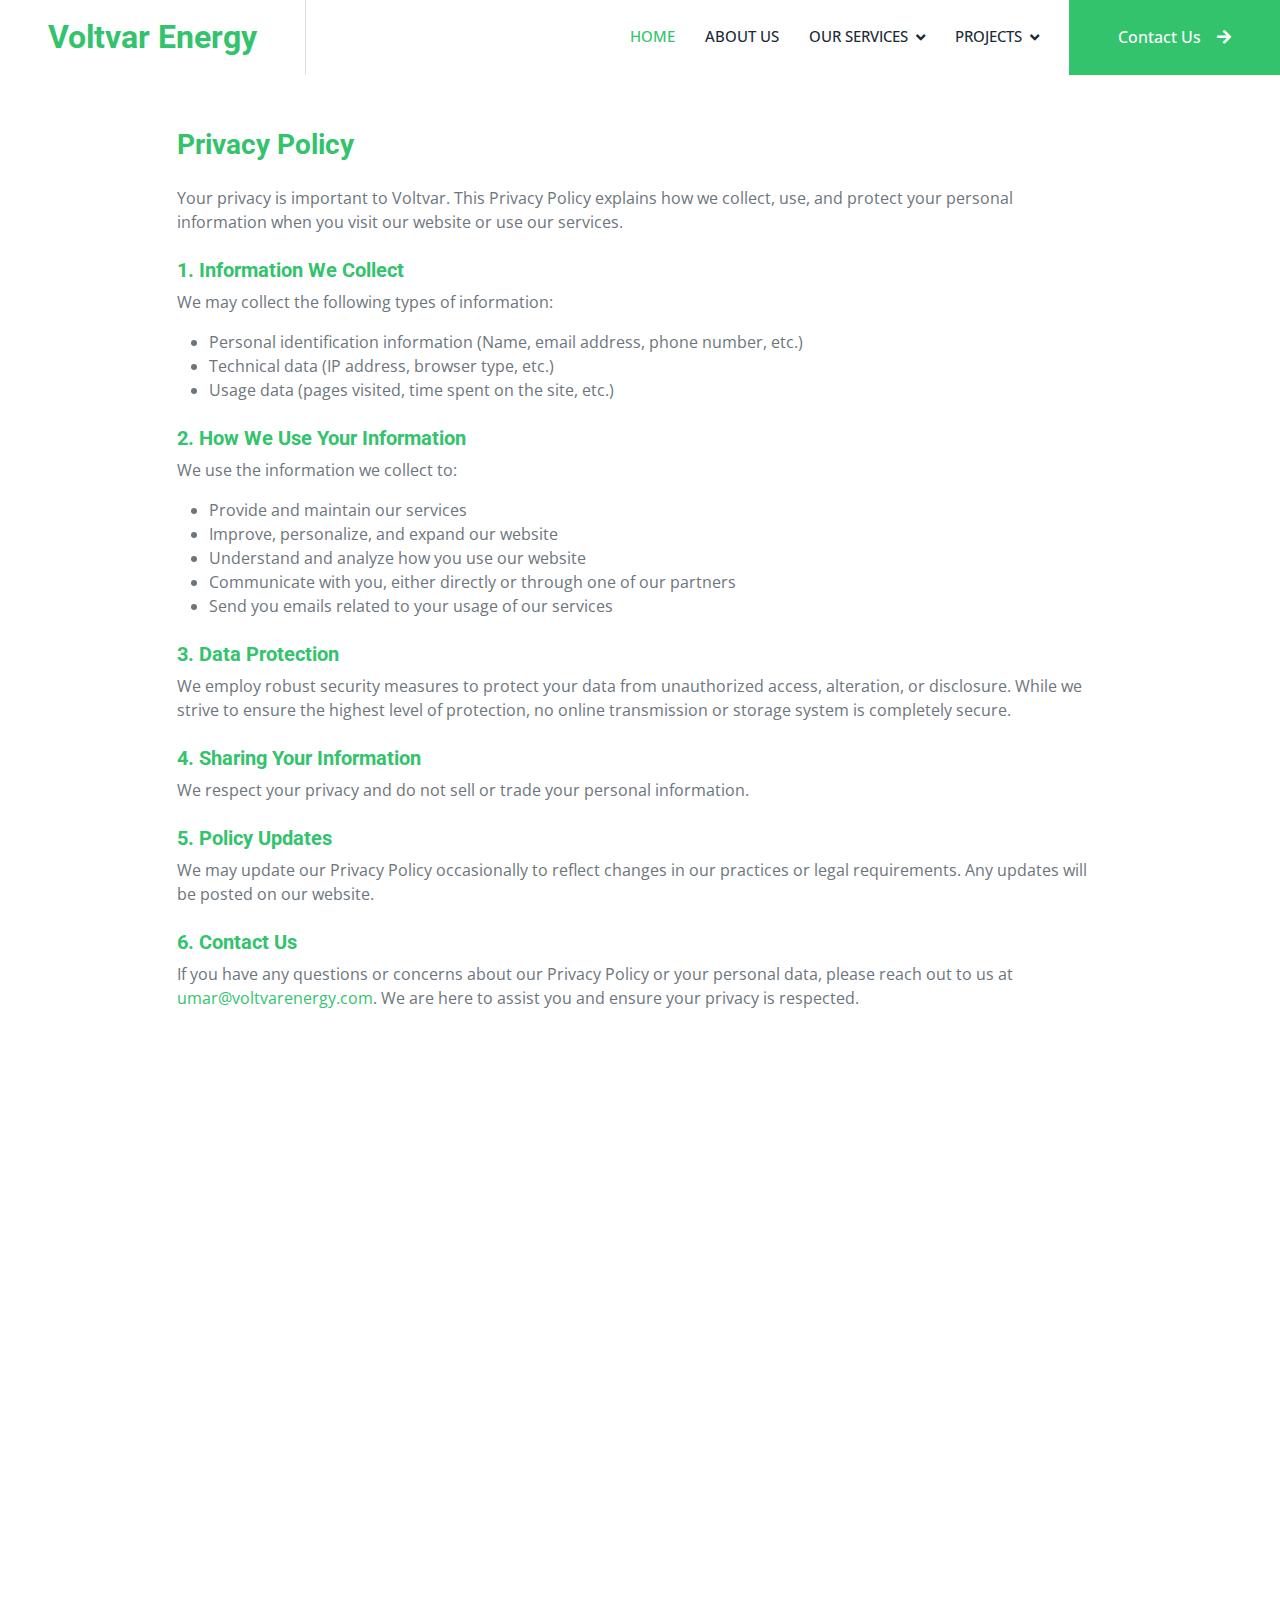
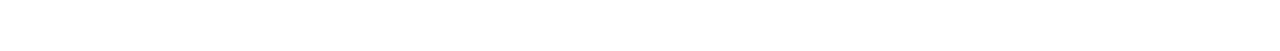
<file: Voltvar/privacy-policy.html>
<!DOCTYPE html>
<html lang="en">

<head>
    <meta charset="utf-8">
    <title>Voltvarenergy</title>
    <meta content="width=device-width, initial-scale=1.0" name="viewport">
    <meta content="" name="keywords">
    <meta content="" name="description">

    <!-- Favicon -->
    <link href="img/favicon.ico" rel="icon">

    <!-- Google Web Fonts -->
    <link rel="preconnect" href="https://fonts.googleapis.com">
    <link rel="preconnect" href="https://fonts.gstatic.com" crossorigin>
    <link
        href="https://fonts.googleapis.com/css2?family=Open+Sans:wght@400;500&family=Roboto:wght@500;700;900&display=swap"
        rel="stylesheet">

    <!-- Icon Font Stylesheet -->
    <link href="https://cdnjs.cloudflare.com/ajax/libs/font-awesome/5.10.0/css/all.min.css" rel="stylesheet">
    <link href="https://cdn.jsdelivr.net/npm/bootstrap-icons@1.4.1/font/bootstrap-icons.css" rel="stylesheet">

    <!-- Libraries Stylesheet -->
    <link href="lib/animate/animate.min.css" rel="stylesheet">
    <link href="lib/owlcarousel/assets/owl.carousel.min.css" rel="stylesheet">
    <link href="lib/lightbox/css/lightbox.min.css" rel="stylesheet">

    <!-- Customized Bootstrap Stylesheet -->
    <link href="css/bootstrap.min.css" rel="stylesheet">

    <!-- Template Stylesheet -->
    <link href="css/style.css" rel="stylesheet">
</head>

<body>
    <!-- Spinner Start -->
    <div id="spinner"
        class="show bg-white position-fixed translate-middle w-100 vh-100 top-50 start-50 d-flex align-items-center justify-content-center">
        <div class="spinner-border text-primary" style="width: 3rem; height: 3rem;" role="status">
            <span class="sr-only">Loading...</span>
        </div>
    </div>
    <!-- Spinner End -->

   <!-- Navbar Start -->
   <nav class="navbar navbar-expand-lg bg-white navbar-light sticky-top p-0">
    <a href="index.html" class="navbar-brand d-flex align-items-center border-end px-4 px-lg-5">
        <h2 class="m-0 text-primary">Voltvar Energy</h2>
    </a>
    <button type="button" class="navbar-toggler me-4" data-bs-toggle="collapse" data-bs-target="#navbarCollapse">
        <span class="navbar-toggler-icon"></span>
    </button>
    <div class="collapse navbar-collapse" id="navbarCollapse">
        <div class="navbar-nav ms-auto p-4 p-lg-0">
            <a href="index.html#hero" class="nav-item nav-link active">Home</a>
            <a href="index.html#About" class="nav-item nav-link">About us</a>
            <div class="nav-item dropdown">
                <a href="#" class="nav-link dropdown-toggle" data-bs-toggle="dropdown">Our Services</a>
                <div class="dropdown-menu bg-light m-0">
                    <a href="Solar-panels.html" class="dropdown-item">Solar Panels</a>
                    <a href="serbattery-energy.html" class="dropdown-item">Battery Energy Storage
                        System</a>
                    <a href="BESS-Maintaince.html" class="dropdown-item">BESS Maintenance</a>
                    <a href="Consulting-Services.html" class="dropdown-item">Consulting Services</a>
                    <a href="Energy-control-centre.html" class="dropdown-item">Energy Management System</a>
                    <a href="Microgrid-flex.html" class="dropdown-item">Microgrid Flex</a>
                </div>
            </div>
            <div class="nav-item dropdown">
                <a href="#" class="nav-link dropdown-toggle" data-bs-toggle="dropdown">Projects</a>
                <div class="dropdown-menu bg-light m-0">
                    <a href="Large-Scale-Batery.html" class="dropdown-item">Large-Scale Battery Storage for
                        Grids</a>
                    <a href="On-Grid-Solar-with.html" class="dropdown-item">On-Grid Solar With Battery Storage</a>
                    <a href="Battery-energy-storage-system.html"
                        class="dropdown-item">Battery-energy-storage-system</a>
                </div>
            </div>
            <!-- <a href="contact.html" class="nav-item nav-link">Contact</a> -->
        </div>
        <a href="contact.html" class="btn btn-primary rounded-0 py-4 px-lg-5 d-none d-lg-block">Contact Us<i
                class="fa fa-arrow-right ms-3"></i></a>
    </div>
</nav>
<!-- Navbar End -->

   <!-- services -->
<!-- Privacy Policy Section -->
<!-- Privacy Policy Section -->
<div class="container py-5" style="margin-top: 5px; border-radius: 10px;">
    <div class="row justify-content-center">
        <div class="col-lg-10">
            <h3 class="mb-4 text-left text-primary">Privacy Policy</h3>

            <p class="text-muted">Your privacy is important to Voltvar. This Privacy Policy explains how we collect, use, and protect your personal information when you visit our website or use our services.</p>

            <h5 class="text-primary mt-4">1. Information We Collect</h4>
            <p class="text-muted">We may collect the following types of information:</p>
            <ul class="text-muted">
                <li>Personal identification information (Name, email address, phone number, etc.)</li>
                <li>Technical data (IP address, browser type, etc.)</li>
                <li>Usage data (pages visited, time spent on the site, etc.)</li>
            </ul>

            <h5 class="text-primary mt-4">2. How We Use Your Information</h5>
            <p class="text-muted">We use the information we collect to:</p>
            <ul class="text-muted">
                <li>Provide and maintain our services</li>
                <li>Improve, personalize, and expand our website</li>
                <li>Understand and analyze how you use our website</li>
                <li>Communicate with you, either directly or through one of our partners</li>
                <li>Send you emails related to your usage of our services</li>
            </ul>

            <h5 class="text-primary mt-4">3. Data Protection</h5>
            <p class="text-muted">We employ robust security measures to protect your data from unauthorized access, alteration, or disclosure. While we strive to ensure the highest level of protection, no online transmission or storage system is completely secure.</p>

            <h5 class="text-primary mt-4">4. Sharing Your Information</h5>
            <p class="text-muted">We respect your privacy and do not sell or trade your personal information.</p>

            <h5 class="text-primary mt-4">5. Policy Updates</h5>
            <p class="text-muted">We may update our Privacy Policy occasionally to reflect changes in our practices or legal requirements. Any updates will be posted on our website.</p>

            <h5 class="text-primary mt-4">6. Contact Us</h5>    
            <p class="text-muted">If you have any questions or concerns about our Privacy Policy or your personal data, please reach out to us at <a href="mailto:umar@voltvarenergy.com">umar@voltvarenergy.com</a>. We are here to assist you and ensure your privacy is respected.</p>
        </div>
    </div>
</div>



    <!-- Footer Start -->
<div class="container-fluid bg-dark text-body footer mt-5 pt-5 wow fadeIn" data-wow-delay="0.1s">
    <div class="container py-5">
        <div class="row g-5">
            <div class="col-lg-3 col-md-6">
                <h5 class="text-white mb-4">Address</h5>
                <p class="mb-2"><i class="fa fa-map-marker-alt me-3"></i>YAMUNAI STREET,17/1, <br>
                    1st Main Rd,Sheikh Abdul Nagar,<br>
                New Colony, Virugambakkam, Chennai,Tamil Nadu 600092,<br> India</p>
                <p class="mb-2"><i class="fa fa-phone-alt me-3"></i>+91 9952998108</p>
                <p class="mb-2"><i class="fa fa-envelope me-3"></i>umar@voltvarenergy.com</p>
                <div class="d-flex pt-2">
                    <a class="btn btn-square btn-outline-light btn-social me-2" href=""><i class="fab fa-twitter"></i></a>
                    <a class="btn btn-square btn-outline-light btn-social me-2" href=""><i class="fab fa-facebook-f"></i></a>
                    <a class="btn btn-square btn-outline-light btn-social me-2" href=""><i class="fab fa-youtube"></i></a>
                    <a class="btn btn-square btn-outline-light btn-social" href=""><i class="fab fa-linkedin-in"></i></a>
                </div>
            </div>
            <div class="col-lg-3 col-md-6">
                <h5 class="text-white mb-4">Quick Links</h5>
                <a class="btn btn-link d-flex align-items-center" href="index.html#About">
                    <i class="fa fa-info-circle me-2"></i>About Us
                </a>
                <a class="btn btn-link d-flex align-items-center" href="contact.html">
                    <i class="fa fa-envelope me-2"></i>Contact Us
                </a>
                <a class="btn btn-link d-flex align-items-center" href="index.html#Services">
                    <i class="fa fa-cog me-2"></i>Our Services
                </a>
                <a class="btn btn-link d-flex align-items-center" href="Terms.html">
                    <i class="fa fa-file-alt me-2"></i>Terms & Condition
                </a>
                <a class="btn btn-link d-flex align-items-center" href="privacy-policy.html">
                    <i class="fa fa-user-secret me-2"></i>Privacy Policy
                </a>
            </div>
            <div class="col-lg-3 col-md-6">
                <h5 class="text-white mb-4">Our Services</h5>
                <a class="btn btn-link d-flex align-items-center" href="Solar-panels.html">
                    <i class="fa fa-solar-panel me-2"></i>Solar Panels
                </a>
                <a class="btn btn-link d-flex align-items-center" href="serbattery-energy.html">
                    <i class="fa fa-battery-full me-2"></i>Battery Energy Storage
                </a>
                <a class="btn btn-link d-flex align-items-center" href="BESS-Maintaince.html">
                    <i class="fa fa-wrench me-2"></i>BESS Maintenance
                </a>
                <a class="btn btn-link d-flex align-items-center" href="Consulting-Services.html">
                    <i class="fa fa-handshake me-2"></i>Consulting Services
                </a>
                <a class="btn btn-link d-flex align-items-center" href="Energy-control-centre.html">
                    <i class="fa fa-chart-line me-2"></i>Energy Control central
                </a>
                <a class="btn btn-link d-flex align-items-center" href="Microgrid-flex.html">
                    <i class="fa fa-network-wired me-2"></i>Microgrid Flex
                </a>
            </div>
            
        </div>
    </div>
    <div class="container">
        <div class="copyright">
            <div class="row">
                <div class="col-md-6 text-center text-md-start mb-3 mb-md-0 mx-auto">
                    <p class="mb-0">&copy; <a href="#" class="text-light">Voltvar Energy</a> 2024. All Rights
                        Reserved.</p>
                </div>
        </div>
    </div>
</div>
<!-- Footer End -->
    <!-- Back to Top -->
    <a href="#" class="btn btn-lg btn-primary btn-lg-square rounded-circle back-to-top"><i
            class="bi bi-arrow-up"></i></a>


    <!-- JavaScript Libraries -->
    <script src="https://code.jquery.com/jquery-3.4.1.min.js"></script>
    <script src="https://cdn.jsdelivr.net/npm/bootstrap@5.0.0/dist/js/bootstrap.bundle.min.js"></script>
    <script src="lib/wow/wow.min.js"></script>
    <script src="lib/easing/easing.min.js"></script>
    <script src="lib/waypoints/waypoints.min.js"></script>
    <script src="lib/counterup/counterup.min.js"></script>
    <script src="lib/owlcarousel/owl.carousel.min.js"></script>
    <script src="lib/isotope/isotope.pkgd.min.js"></script>
    <script src="lib/lightbox/js/lightbox.min.js"></script>

    <!-- Template Javascript -->
    <script src="js/main.js"></script>
</body>

</html>
</file>
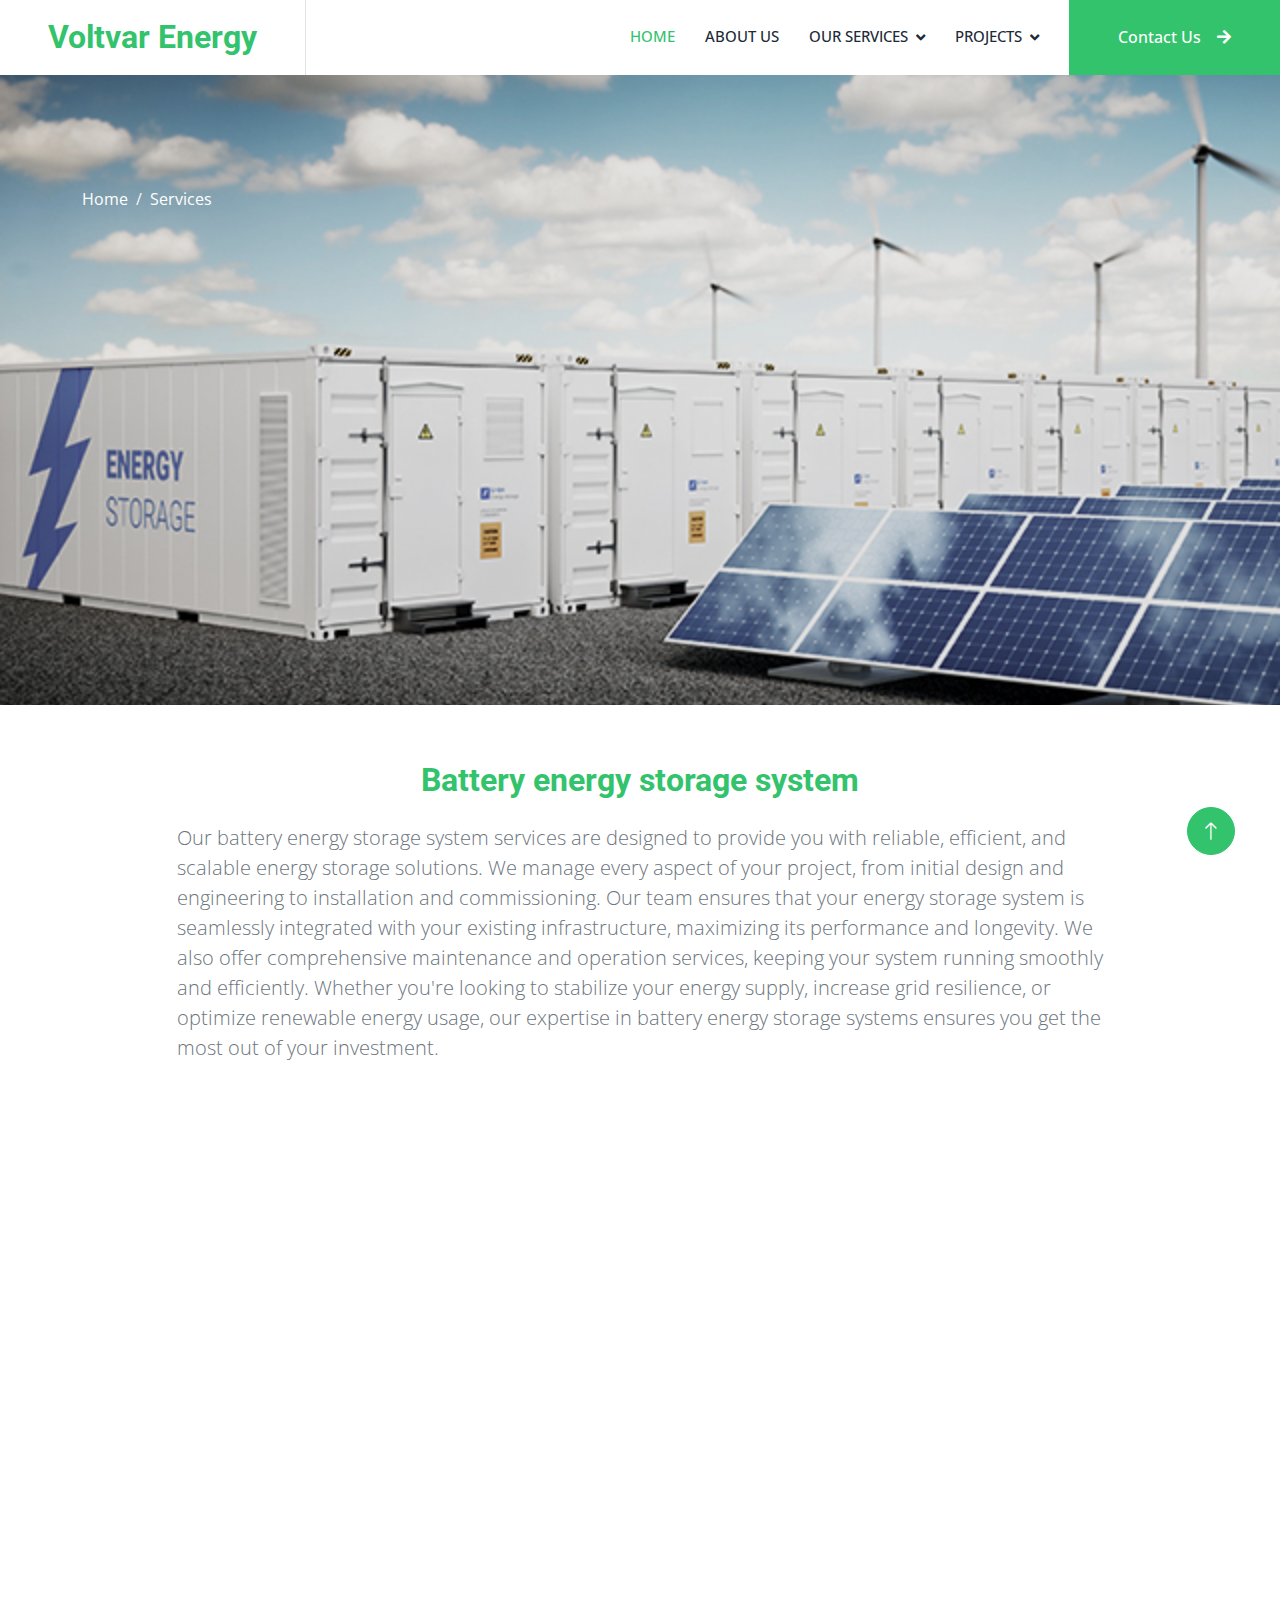
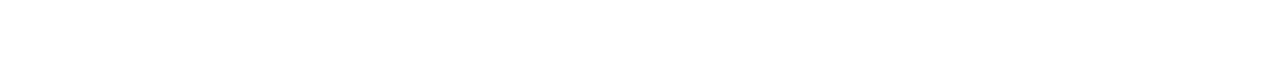
<file: Voltvar/serbattery-energy.html>
<!DOCTYPE html>
<html lang="en">

<head>
    <meta charset="utf-8">
    <title>Voltvarenergy</title>
    <meta content="width=device-width, initial-scale=1.0" name="viewport">
    <meta content="" name="keywords">
    <meta content="" name="description">

    <!-- Favicon -->
    <link href="img/favicon.ico" rel="icon">

    <!-- Google Web Fonts -->
    <link rel="preconnect" href="https://fonts.googleapis.com">
    <link rel="preconnect" href="https://fonts.gstatic.com" crossorigin>
    <link
        href="https://fonts.googleapis.com/css2?family=Open+Sans:wght@400;500&family=Roboto:wght@500;700;900&display=swap"
        rel="stylesheet">

    <!-- Icon Font Stylesheet -->
    <link href="https://cdnjs.cloudflare.com/ajax/libs/font-awesome/5.10.0/css/all.min.css" rel="stylesheet">
    <link href="https://cdn.jsdelivr.net/npm/bootstrap-icons@1.4.1/font/bootstrap-icons.css" rel="stylesheet">

    <!-- Libraries Stylesheet -->
    <link href="lib/animate/animate.min.css" rel="stylesheet">
    <link href="lib/owlcarousel/assets/owl.carousel.min.css" rel="stylesheet">
    <link href="lib/lightbox/css/lightbox.min.css" rel="stylesheet">

    <!-- Customized Bootstrap Stylesheet -->
    <link href="css/bootstrap.min.css" rel="stylesheet">

    <!-- Template Stylesheet -->
    <link href="css/style.css" rel="stylesheet">
</head>

<body>
    <!-- Spinner Start -->
    <div id="spinner"
        class="show bg-white position-fixed translate-middle w-100 vh-100 top-50 start-50 d-flex align-items-center justify-content-center">
        <div class="spinner-border text-primary" style="width: 3rem; height: 3rem;" role="status">
            <span class="sr-only">Loading...</span>
        </div>
    </div>
    <!-- Spinner End -->

  <!-- Navbar Start -->
  <nav class="navbar navbar-expand-lg bg-white navbar-light sticky-top p-0">
    <a href="index.html" class="navbar-brand d-flex align-items-center border-end px-4 px-lg-5">
        <h2 class="m-0 text-primary">Voltvar Energy</h2>
    </a>
    <button type="button" class="navbar-toggler me-4" data-bs-toggle="collapse" data-bs-target="#navbarCollapse">
        <span class="navbar-toggler-icon"></span>
    </button>
    <div class="collapse navbar-collapse" id="navbarCollapse">
        <div class="navbar-nav ms-auto p-4 p-lg-0">
            <a href="index.html#hero" class="nav-item nav-link active">Home</a>
            <a href="index.html#About" class="nav-item nav-link">About us</a>
            <div class="nav-item dropdown">
                <a href="#" class="nav-link dropdown-toggle" data-bs-toggle="dropdown">Our Services</a>
                <div class="dropdown-menu bg-light m-0">
                    <a href="Solar-panels.html" class="dropdown-item">Solar Panels</a>
                    <a href="serbattery-energy.html" class="dropdown-item">Battery Energy Storage
                        System</a>
                    <a href="BESS-Maintaince.html" class="dropdown-item">BESS Maintenance</a>
                    <a href="Consulting-Services.html" class="dropdown-item">Consulting Services</a>
                    <a href="Energy-control-centre.html" class="dropdown-item">Energy Management System</a>
                    <a href="Microgrid-flex.html" class="dropdown-item">Microgrid Flex</a>
                </div>
            </div>
            <div class="nav-item dropdown">
                <a href="#" class="nav-link dropdown-toggle" data-bs-toggle="dropdown">Projects</a>
                <div class="dropdown-menu bg-light m-0">
                    <a href="Large-Scale-Batery.html" class="dropdown-item">Large-Scale Battery Storage for
                        Grids</a>
                    <a href="On-Grid-Solar-with.html" class="dropdown-item">On-Grid Solar With Battery Storage</a>
                    <a href="Battery-energy-storage-system.html"
                        class="dropdown-item">Battery-energy-storage-system</a>
                </div>
            </div>
            <!-- <a href="contact.html" class="nav-item nav-link">Contact</a> -->
        </div>
        <a href="contact.html" class="btn btn-primary rounded-0 py-4 px-lg-5 d-none d-lg-block">Contact Us<i
                class="fa fa-arrow-right ms-3"></i></a>
    </div>
</nav>
<!-- Navbar End -->

    <!-- Page Header Start -->
    <div class="container-fluid page-header00 py-5 mb-5">
        <div class="container py-5">
            <h5 class="display-3 text-white mb-3 animated slideInDown">
            </h5>
            <nav aria-label="breadcrumb animated slideInDown">
                <ol class="breadcrumb">
                    <li class="breadcrumb-item"><a class="text-white" href="index.html">Home</a></li>
                    <li class="breadcrumb-item"><a class="text-white" href="index.html#Services">Services</a></li>
                </ol>
            </nav>
        </div>
    </div>
    <!-- Page Header End -->


    <!-- services -->
    <div class="container py-2" style="margin-top: 5px;">
        <div class="row justify-content-center">
            <div class="col-lg-10">
                <h2 class="mb-4 text-center text-primary">Battery energy storage system</h2>
                <p class="lead text-muted">Our battery energy storage system services are designed to provide you with reliable, efficient, and scalable energy storage solutions. We manage every aspect of your project, from initial design and engineering to installation and commissioning. Our team ensures that your energy storage system is seamlessly integrated with your existing infrastructure, maximizing its performance and longevity. We also offer comprehensive maintenance and operation services, keeping your system running smoothly and efficiently. Whether you're looking to stabilize your energy supply, increase grid resilience, or optimize renewable energy usage, our expertise in battery energy storage systems ensures you get the most out of your investment.</p>
            </div>
        </div>
    </div>

    <!-- Footer Start -->
<div class="container-fluid bg-dark text-body footer mt-5 pt-5 wow fadeIn" data-wow-delay="0.1s">
    <div class="container py-5">
        <div class="row g-5">
            <div class="col-lg-3 col-md-6">
                <h5 class="text-white mb-4">Address</h5>
                <p class="mb-2"><i class="fa fa-map-marker-alt me-3"></i>YAMUNAI STREET,17/1, <br>
                    1st Main Rd,Sheikh Abdul Nagar,<br>
                New Colony, Virugambakkam, Chennai,Tamil Nadu 600092,<br> India</p>
                <p class="mb-2"><i class="fa fa-phone-alt me-3"></i>+91 9952998108</p>
                <p class="mb-2"><i class="fa fa-envelope me-3"></i>umar@voltvarenergy.com</p>
                <div class="d-flex pt-2">
                    <a class="btn btn-square btn-outline-light btn-social me-2" href=""><i class="fab fa-twitter"></i></a>
                    <a class="btn btn-square btn-outline-light btn-social me-2" href=""><i class="fab fa-facebook-f"></i></a>
                    <a class="btn btn-square btn-outline-light btn-social me-2" href=""><i class="fab fa-youtube"></i></a>
                    <a class="btn btn-square btn-outline-light btn-social" href=""><i class="fab fa-linkedin-in"></i></a>
                </div>
            </div>
            <div class="col-lg-3 col-md-6">
                <h5 class="text-white mb-4">Quick Links</h5>
                <a class="btn btn-link d-flex align-items-center" href="index.html#About">
                    <i class="fa fa-info-circle me-2"></i>About Us
                </a>
                <a class="btn btn-link d-flex align-items-center" href="contact.html">
                    <i class="fa fa-envelope me-2"></i>Contact Us
                </a>
                <a class="btn btn-link d-flex align-items-center" href="index.html#Services">
                    <i class="fa fa-cog me-2"></i>Our Services
                </a>
                <a class="btn btn-link d-flex align-items-center" href="Terms.html">
                    <i class="fa fa-file-alt me-2"></i>Terms & Condition
                </a>
                <a class="btn btn-link d-flex align-items-center" href="privacy-policy.html">
                    <i class="fa fa-user-secret me-2"></i>Privacy Policy
                </a>
            </div>
            <div class="col-lg-3 col-md-6">
                <h5 class="text-white mb-4">Our Services</h5>
                <a class="btn btn-link d-flex align-items-center" href="Solar-panels.html">
                    <i class="fa fa-solar-panel me-2"></i>Solar Panels
                </a>
                <a class="btn btn-link d-flex align-items-center" href="serbattery-energy.html">
                    <i class="fa fa-battery-full me-2"></i>Battery Energy Storage
                </a>
                <a class="btn btn-link d-flex align-items-center" href="BESS-Maintaince.html">
                    <i class="fa fa-wrench me-2"></i>BESS Maintenance
                </a>
                <a class="btn btn-link d-flex align-items-center" href="Consulting-Services.html">
                    <i class="fa fa-handshake me-2"></i>Consulting Services
                </a>
                <a class="btn btn-link d-flex align-items-center" href="Energy-control-centre.html">
                    <i class="fa fa-chart-line me-2"></i>Energy Control central
                </a>
                <a class="btn btn-link d-flex align-items-center" href="Microgrid-flex.html">
                    <i class="fa fa-network-wired me-2"></i>Microgrid Flex
                </a>
            </div>
            
        </div>
    </div>
    <div class="container">
        <div class="copyright">
            <div class="row">
                <div class="col-md-6 text-center text-md-start mb-3 mb-md-0 mx-auto">
                    <p class="mb-0">&copy; <a href="#" class="text-light">Voltvar Energy</a> 2024. All Rights
                        Reserved.</p>
                </div>
            </div>
        </div>
    </div>
</div>
<!-- Footer End -->
    <!-- Back to Top -->
    <a href="#" class="btn btn-lg btn-primary btn-lg-square rounded-circle back-to-top"><i
            class="bi bi-arrow-up"></i></a>


    <!-- JavaScript Libraries -->
    <script src="https://code.jquery.com/jquery-3.4.1.min.js"></script>
    <script src="https://cdn.jsdelivr.net/npm/bootstrap@5.0.0/dist/js/bootstrap.bundle.min.js"></script>
    <script src="lib/wow/wow.min.js"></script>
    <script src="lib/easing/easing.min.js"></script>
    <script src="lib/waypoints/waypoints.min.js"></script>
    <script src="lib/counterup/counterup.min.js"></script>
    <script src="lib/owlcarousel/owl.carousel.min.js"></script>
    <script src="lib/isotope/isotope.pkgd.min.js"></script>
    <script src="lib/lightbox/js/lightbox.min.js"></script>

    <!-- Template Javascript -->
    <script src="js/main.js"></script>
</body>

</html>
</file>
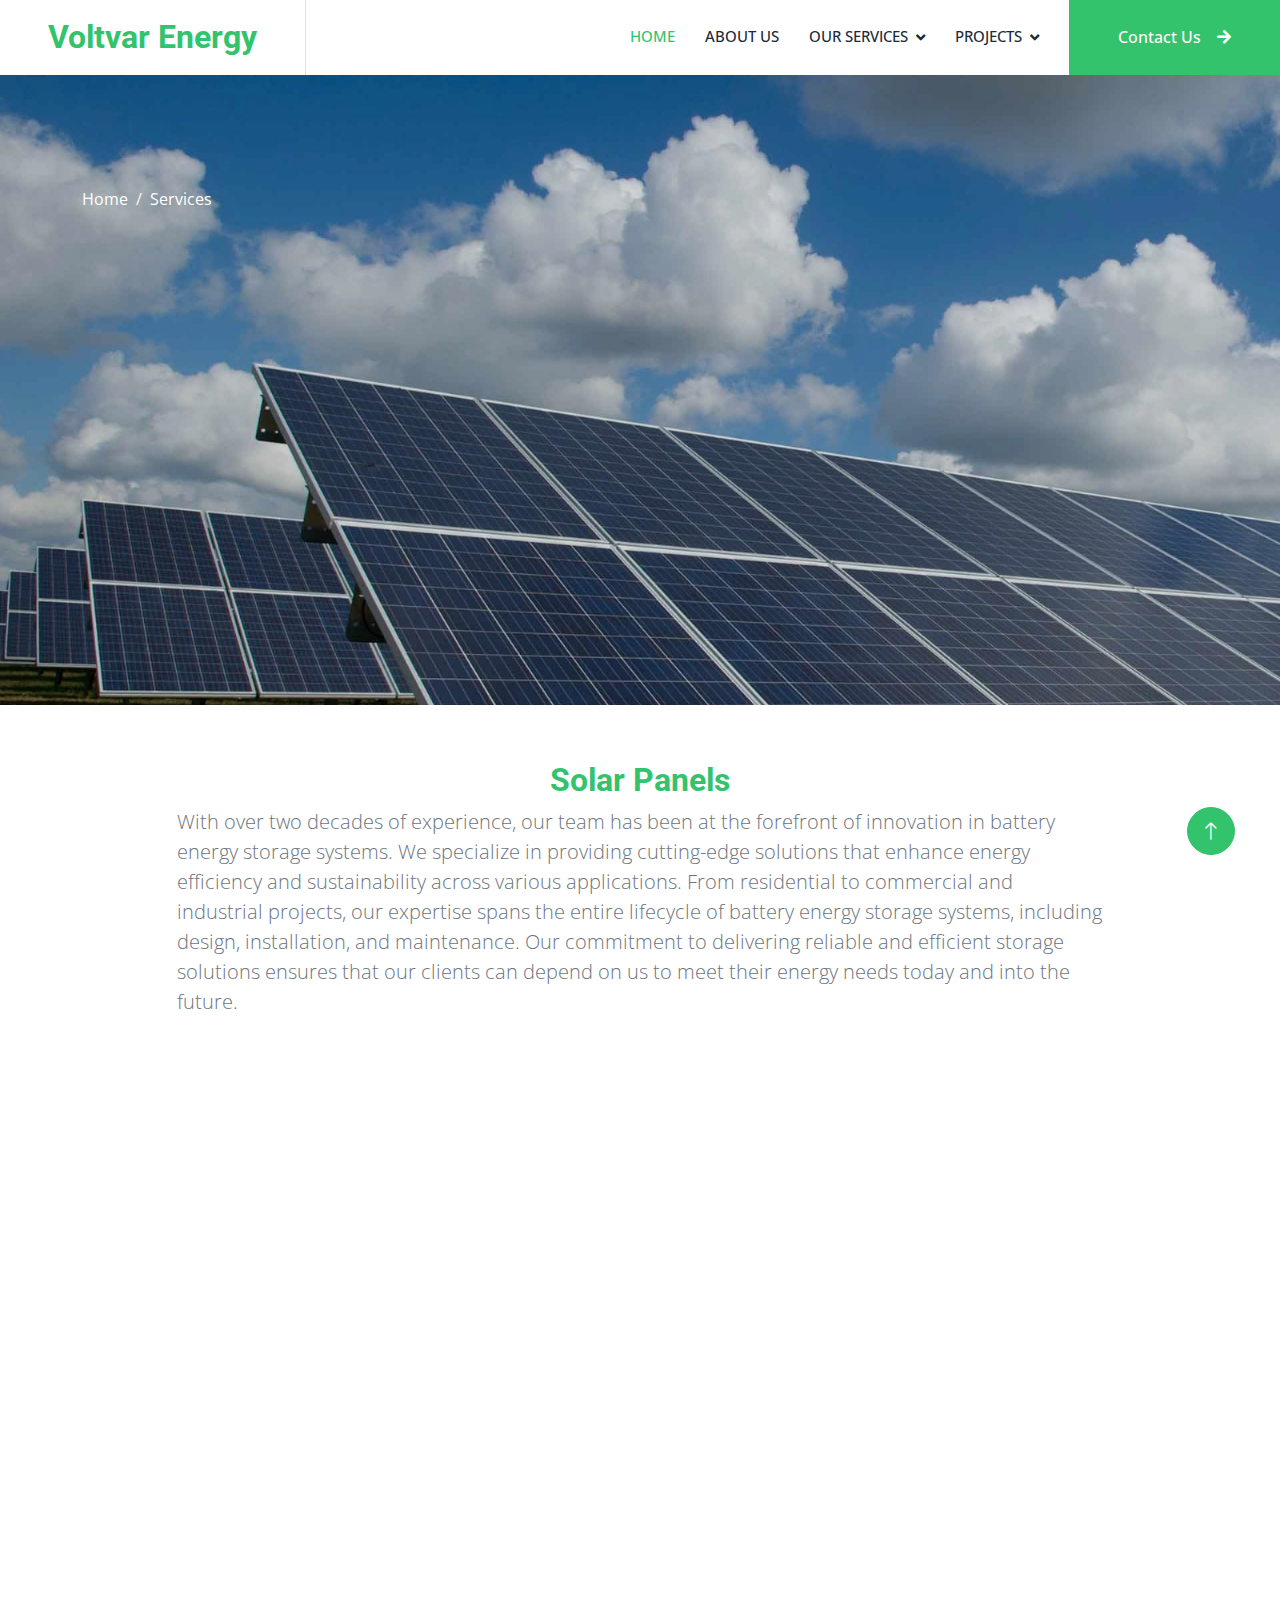
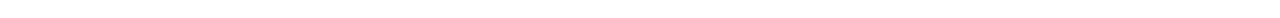
<file: Voltvar/Solar-panels.html>
<!DOCTYPE html>
<html lang="en">

<head>
    <meta charset="utf-8">
    <title>Voltvarenergy</title>
    <meta content="width=device-width, initial-scale=1.0" name="viewport">
    <meta content="" name="keywords">
    <meta content="" name="description">

    <!-- Favicon -->
    <link href="img/favicon.ico" rel="icon">

    <!-- Google Web Fonts -->
    <link rel="preconnect" href="https://fonts.googleapis.com">
    <link rel="preconnect" href="https://fonts.gstatic.com" crossorigin>
    <link
        href="https://fonts.googleapis.com/css2?family=Open+Sans:wght@400;500&family=Roboto:wght@500;700;900&display=swap"
        rel="stylesheet">

    <!-- Icon Font Stylesheet -->
    <link href="https://cdnjs.cloudflare.com/ajax/libs/font-awesome/5.10.0/css/all.min.css" rel="stylesheet">
    <link href="https://cdn.jsdelivr.net/npm/bootstrap-icons@1.4.1/font/bootstrap-icons.css" rel="stylesheet">

    <!-- Libraries Stylesheet -->
    <link href="lib/animate/animate.min.css" rel="stylesheet">
    <link href="lib/owlcarousel/assets/owl.carousel.min.css" rel="stylesheet">
    <link href="lib/lightbox/css/lightbox.min.css" rel="stylesheet">

    <!-- Customized Bootstrap Stylesheet -->
    <link href="css/bootstrap.min.css" rel="stylesheet">

    <!-- Template Stylesheet -->
    <link href="css/style.css" rel="stylesheet">
</head>

<body>
    <!-- Spinner Start -->
    <div id="spinner"
        class="show bg-white position-fixed translate-middle w-100 vh-100 top-50 start-50 d-flex align-items-center justify-content-center">
        <div class="spinner-border text-primary" style="width: 3rem; height: 3rem;" role="status">
            <span class="sr-only">Loading...</span>
        </div>
    </div>
    <!-- Spinner End -->

   <!-- Navbar Start -->
   <nav class="navbar navbar-expand-lg bg-white navbar-light sticky-top p-0">
    <a href="index.html" class="navbar-brand d-flex align-items-center border-end px-4 px-lg-5">
        <h2 class="m-0 text-primary">Voltvar Energy</h2>
    </a>
    <button type="button" class="navbar-toggler me-4" data-bs-toggle="collapse" data-bs-target="#navbarCollapse">
        <span class="navbar-toggler-icon"></span>
    </button>
    <div class="collapse navbar-collapse" id="navbarCollapse">
        <div class="navbar-nav ms-auto p-4 p-lg-0">
            <a href="index.html#hero" class="nav-item nav-link active">Home</a>
            <a href="index.html#About" class="nav-item nav-link">About us</a>
            <div class="nav-item dropdown">
                <a href="#" class="nav-link dropdown-toggle" data-bs-toggle="dropdown">Our Services</a>
                <div class="dropdown-menu bg-light m-0">
                    <a href="Solar-panels.html" class="dropdown-item">Solar Panels</a>
                    <a href="serbattery-energy.html" class="dropdown-item">Battery Energy Storage
                        System</a>
                    <a href="BESS-Maintaince.html" class="dropdown-item">BESS Maintenance</a>
                    <a href="Consulting-Services.html" class="dropdown-item">Consulting Services</a>
                    <a href="Energy-control-centre.html" class="dropdown-item">Energy Management System</a>
                    <a href="Microgrid-flex.html" class="dropdown-item">Microgrid Flex</a>
                </div>
            </div>
            <div class="nav-item dropdown">
                <a href="#" class="nav-link dropdown-toggle" data-bs-toggle="dropdown">Projects</a>
                <div class="dropdown-menu bg-light m-0">
                    <a href="Large-Scale-Batery.html" class="dropdown-item">Large-Scale Battery Storage for
                        Grids</a>
                    <a href="On-Grid-Solar-with.html" class="dropdown-item">On-Grid Solar With Battery Storage</a>
                    <a href="Battery-energy-storage-system.html"
                        class="dropdown-item">Battery-energy-storage-system</a>
                </div>
            </div>
            <!-- <a href="contact.html" class="nav-item nav-link">Contact</a> -->
        </div>
        <a href="contact.html" class="btn btn-primary rounded-0 py-4 px-lg-5 d-none d-lg-block">Contact Us<i
                class="fa fa-arrow-right ms-3"></i></a>
    </div>
</nav>
<!-- Navbar End -->

    <!-- Page Header Start -->
    <div class="container-fluid page-header1 py-5 mb-5">
        <div class="container py-5">
            <h5 class="display-3 text-white mb-3 animated slideInDown">
            </h5>
            <nav aria-label="breadcrumb animated slideInDown">
                <ol class="breadcrumb">
                    <li class="breadcrumb-item"><a class="text-white" href="index.html">Home</a></li>
                    <li class="breadcrumb-item"><a class="text-white" href="index.html#Services">Services</a></li>
                </ol>
            </nav>
        </div>
    </div>
    <!-- Page Header End -->


   <!-- services -->
<!-- services -->
<div class="container py-2" style="margin-top: 5px;">
    <div class="row justify-content-center">
        <div class="col-lg-10">
            <h2 class="mb-2 text-center text-primary">Solar Panels</h2>
            <p class="lead text-muted">With over two decades of experience, our team has been at the forefront of
                innovation in battery energy storage systems. We specialize in providing cutting-edge solutions that
                enhance energy efficiency and sustainability across various applications. From residential to
                commercial and industrial projects, our expertise spans the entire lifecycle of battery energy
                storage systems, including design, installation, and maintenance. Our commitment to delivering
                reliable and efficient storage solutions ensures that our clients can depend on us to meet their
                energy needs today and into the future.</p>
        </div>
    </div>
</div>



    <!-- Footer Start -->
<div class="container-fluid bg-dark text-body footer mt-5 pt-5 wow fadeIn" data-wow-delay="0.1s">
    <div class="container py-5">
        <div class="row g-5">
            <div class="col-lg-3 col-md-6">
                <h5 class="text-white mb-4">Address</h5>
                <p class="mb-2"><i class="fa fa-map-marker-alt me-3"></i>YAMUNAI STREET,17/1, <br>
                    1st Main Rd,Sheikh Abdul Nagar,<br>
                New Colony, Virugambakkam, Chennai,Tamil Nadu 600092,<br> India</p>
                <p class="mb-2"><i class="fa fa-phone-alt me-3"></i>+91 9952998108</p>
                <p class="mb-2"><i class="fa fa-envelope me-3"></i>umar@voltvarenergy.com</p>
                <div class="d-flex pt-2">
                    <a class="btn btn-square btn-outline-light btn-social me-2" href=""><i class="fab fa-twitter"></i></a>
                    <a class="btn btn-square btn-outline-light btn-social me-2" href=""><i class="fab fa-facebook-f"></i></a>
                    <a class="btn btn-square btn-outline-light btn-social me-2" href=""><i class="fab fa-youtube"></i></a>
                    <a class="btn btn-square btn-outline-light btn-social" href=""><i class="fab fa-linkedin-in"></i></a>
                </div>
            </div>
            <div class="col-lg-3 col-md-6">
                <h5 class="text-white mb-4">Quick Links</h5>
                <a class="btn btn-link d-flex align-items-center" href="index.html#About">
                    <i class="fa fa-info-circle me-2"></i>About Us
                </a>
                <a class="btn btn-link d-flex align-items-center" href="contact.html">
                    <i class="fa fa-envelope me-2"></i>Contact Us
                </a>
                <a class="btn btn-link d-flex align-items-center" href="index.html#Services">
                    <i class="fa fa-cog me-2"></i>Our Services
                </a>
                <a class="btn btn-link d-flex align-items-center" href="Terms.html">
                    <i class="fa fa-file-alt me-2"></i>Terms & Condition
                </a>
                <a class="btn btn-link d-flex align-items-center" href="privacy-policy.html">
                    <i class="fa fa-user-secret me-2"></i>Privacy Policy
                </a>
            </div>
            <div class="col-lg-3 col-md-6">
                <h5 class="text-white mb-4">Our Services</h5>
                <a class="btn btn-link d-flex align-items-center" href="Solar-panels.html">
                    <i class="fa fa-solar-panel me-2"></i>Solar Panels
                </a>
                <a class="btn btn-link d-flex align-items-center" href="serbattery-energy.html">
                    <i class="fa fa-battery-full me-2"></i>Battery Energy Storage
                </a>
                <a class="btn btn-link d-flex align-items-center" href="BESS-Maintaince.html">
                    <i class="fa fa-wrench me-2"></i>BESS Maintenance
                </a>
                <a class="btn btn-link d-flex align-items-center" href="Consulting-Services.html">
                    <i class="fa fa-handshake me-2"></i>Consulting Services
                </a>
                <a class="btn btn-link d-flex align-items-center" href="Energy-control-centre.html">
                    <i class="fa fa-chart-line me-2"></i>Energy Control central
                </a>
                <a class="btn btn-link d-flex align-items-center" href="Microgrid-flex.html">
                    <i class="fa fa-network-wired me-2"></i>Microgrid Flex
                </a>
            </div>
            
        </div>
    </div>
    <div class="container">
        <div class="copyright">
            <div class="row">
                <div class="col-md-6 text-center text-md-start mb-3 mb-md-0 mx-auto">
                    <p class="mb-0">&copy; <a href="#" class="text-light">Voltvar Energy</a> 2024. All Rights
                        Reserved.</p>
                </div>
            </div>
        </div>
    </div>
</div>
<!-- Footer End -->
    <!-- Back to Top -->
    <a href="#" class="btn btn-lg btn-primary btn-lg-square rounded-circle back-to-top"><i
            class="bi bi-arrow-up"></i></a>


    <!-- JavaScript Libraries -->
    <script src="https://code.jquery.com/jquery-3.4.1.min.js"></script>
    <script src="https://cdn.jsdelivr.net/npm/bootstrap@5.0.0/dist/js/bootstrap.bundle.min.js"></script>
    <script src="lib/wow/wow.min.js"></script>
    <script src="lib/easing/easing.min.js"></script>
    <script src="lib/waypoints/waypoints.min.js"></script>
    <script src="lib/counterup/counterup.min.js"></script>
    <script src="lib/owlcarousel/owl.carousel.min.js"></script>
    <script src="lib/isotope/isotope.pkgd.min.js"></script>
    <script src="lib/lightbox/js/lightbox.min.js"></script>

    <!-- Template Javascript -->
    <script src="js/main.js"></script>
</body>

</html>
</file>
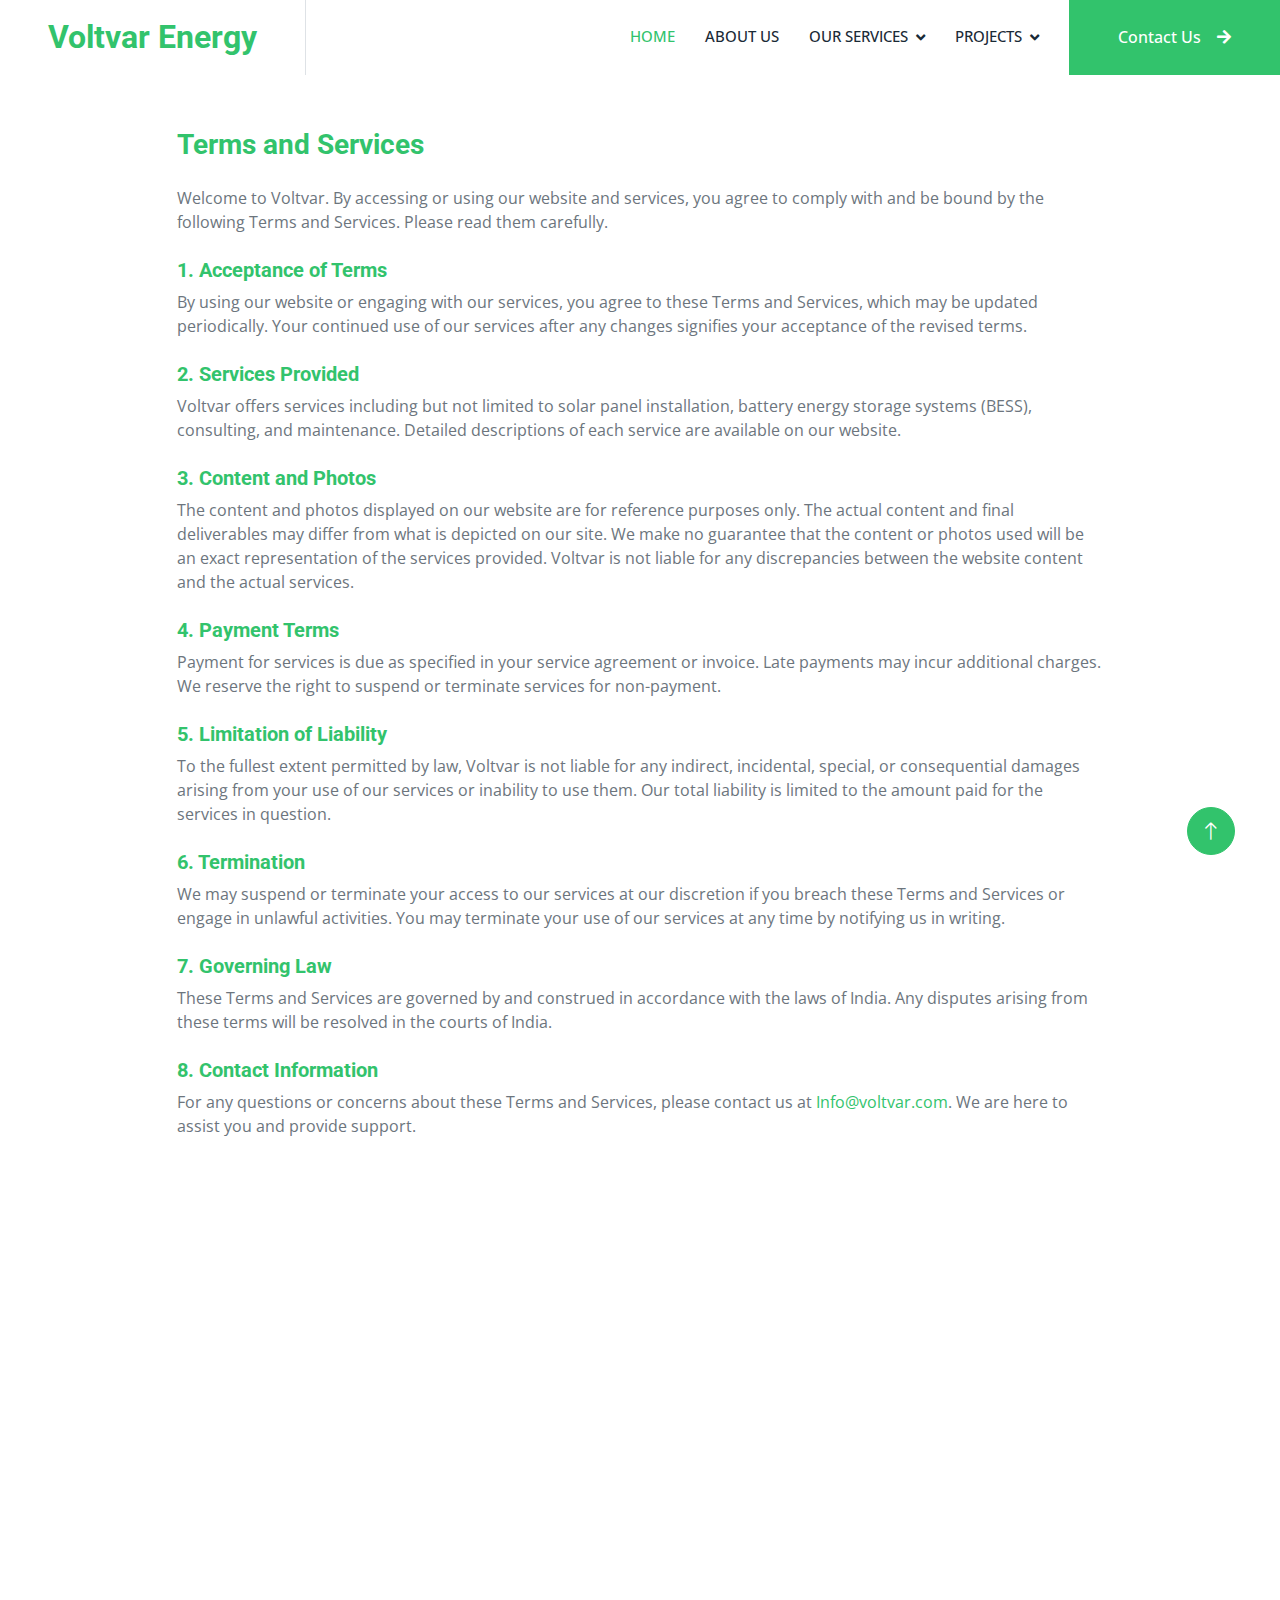
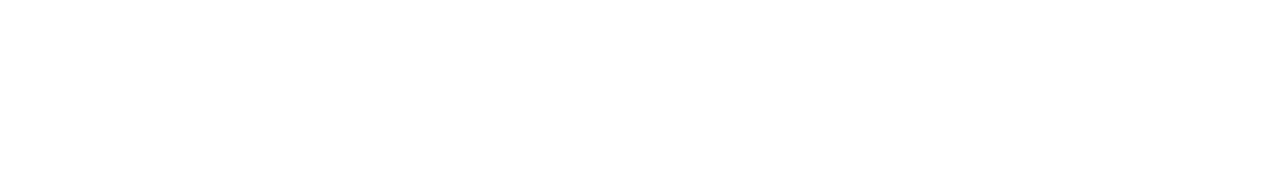
<file: Voltvar/Terms.html>
<!DOCTYPE html>
<html lang="en">

<head>
    <meta charset="utf-8">
    <title>Voltvarenergy</title>
    <meta content="width=device-width, initial-scale=1.0" name="viewport">
    <meta content="" name="keywords">
    <meta content="" name="description">

    <!-- Favicon -->
    <link href="img/favicon.ico" rel="icon">

    <!-- Google Web Fonts -->
    <link rel="preconnect" href="https://fonts.googleapis.com">
    <link rel="preconnect" href="https://fonts.gstatic.com" crossorigin>
    <link
        href="https://fonts.googleapis.com/css2?family=Open+Sans:wght@400;500&family=Roboto:wght@500;700;900&display=swap"
        rel="stylesheet">

    <!-- Icon Font Stylesheet -->
    <link href="https://cdnjs.cloudflare.com/ajax/libs/font-awesome/5.10.0/css/all.min.css" rel="stylesheet">
    <link href="https://cdn.jsdelivr.net/npm/bootstrap-icons@1.4.1/font/bootstrap-icons.css" rel="stylesheet">

    <!-- Libraries Stylesheet -->
    <link href="lib/animate/animate.min.css" rel="stylesheet">
    <link href="lib/owlcarousel/assets/owl.carousel.min.css" rel="stylesheet">
    <link href="lib/lightbox/css/lightbox.min.css" rel="stylesheet">

    <!-- Customized Bootstrap Stylesheet -->
    <link href="css/bootstrap.min.css" rel="stylesheet">

    <!-- Template Stylesheet -->
    <link href="css/style.css" rel="stylesheet">
</head>

<body>
    <!-- Spinner Start -->
    <div id="spinner"
        class="show bg-white position-fixed translate-middle w-100 vh-100 top-50 start-50 d-flex align-items-center justify-content-center">
        <div class="spinner-border text-primary" style="width: 3rem; height: 3rem;" role="status">
            <span class="sr-only">Loading...</span>
        </div>
    </div>
    <!-- Spinner End -->

    <!-- Navbar Start -->
    <nav class="navbar navbar-expand-lg bg-white navbar-light sticky-top p-0">
        <a href="index.html" class="navbar-brand d-flex align-items-center border-end px-4 px-lg-5">
            <h2 class="m-0 text-primary">Voltvar Energy</h2>
        </a>
        <button type="button" class="navbar-toggler me-4" data-bs-toggle="collapse" data-bs-target="#navbarCollapse">
            <span class="navbar-toggler-icon"></span>
        </button>
        <div class="collapse navbar-collapse" id="navbarCollapse">
            <div class="navbar-nav ms-auto p-4 p-lg-0">
                <a href="index.html#hero" class="nav-item nav-link active">Home</a>
                <a href="index.html#About" class="nav-item nav-link">About us</a>
                <div class="nav-item dropdown">
                    <a href="#" class="nav-link dropdown-toggle" data-bs-toggle="dropdown">Our Services</a>
                    <div class="dropdown-menu bg-light m-0">
                        <a href="Solar-panels.html" class="dropdown-item">Solar Panels</a>
                        <a href="serbattery-energy.html" class="dropdown-item">Battery Energy Storage
                            System</a>
                        <a href="BESS-Maintaince.html" class="dropdown-item">BESS Maintenance</a>
                        <a href="Consulting-Services.html" class="dropdown-item">Consulting Services</a>
                        <a href="Energy-control-centre.html" class="dropdown-item">Energy Management System</a>
                        <a href="Microgrid-flex.html" class="dropdown-item">Microgrid Flex</a>
                    </div>
                </div>
                <div class="nav-item dropdown">
                    <a href="#" class="nav-link dropdown-toggle" data-bs-toggle="dropdown">Projects</a>
                    <div class="dropdown-menu bg-light m-0">
                        <a href="Large-Scale-Batery.html" class="dropdown-item">Large-Scale Battery Storage for
                            Grids</a>
                        <a href="On-Grid-Solar-with.html" class="dropdown-item">On-Grid Solar With Battery Storage</a>
                        <a href="Battery-energy-storage-system.html"
                            class="dropdown-item">Battery-energy-storage-system</a>
                    </div>
                </div>
                <!-- <a href="contact.html" class="nav-item nav-link">Contact</a> -->
            </div>
            <a href="contact.html" class="btn btn-primary rounded-0 py-4 px-lg-5 d-none d-lg-block">Contact Us<i
                    class="fa fa-arrow-right ms-3"></i></a>
        </div>
    </nav>
    <!-- Navbar End -->

    <!-- services -->
    <!-- Terms and Services -->
    <!-- Terms and Services Section -->
    <div class="container py-5" style="margin-top: 5px;  border-radius: 10px;">
        <div class="row justify-content-center">
            <div class="col-lg-10">
                <h3 class="mb-4 text-left text-primary">Terms and Services</h3>
                <p class="text-muted">Welcome to Voltvar. By accessing or using our website and services, you agree to
                    comply with and be bound by the following Terms and Services. Please read them carefully.</p>
                <h5 class="text-primary mt-4">1. Acceptance of Terms</h5>
                <p class="text-muted">By using our website or engaging with our services, you agree to these Terms and
                    Services, which may be updated periodically. Your continued use of our services after any changes
                    signifies your acceptance of the revised terms.</p>

                <h5 class="text-primary mt-4">2. Services Provided</h5>
                <p class="text-muted">Voltvar offers services including but not limited to solar panel installation,
                    battery energy storage systems (BESS), consulting, and maintenance. Detailed descriptions of each
                    service are available on our website.</p>

                <h5 class="text-primary mt-4">3. Content and Photos</h5>
                <p class="text-muted">The content and photos displayed on our website are for reference purposes only.
                    The actual content and final deliverables may differ from what is depicted on our site. We make no
                    guarantee that the content or photos used will be an exact representation of the services provided.
                    Voltvar is not liable for any discrepancies between the website content and the actual services.</p>

                <h5 class="text-primary mt-4">4. Payment Terms</h5>
                <p class="text-muted">Payment for services is due as specified in your service agreement or invoice.
                    Late payments may incur additional charges. We reserve the right to suspend or terminate services
                    for non-payment.</p>

                <h5 class="text-primary mt-4">5. Limitation of Liability</h5>
                <p class="text-muted">To the fullest extent permitted by law, Voltvar is not liable for any indirect,
                    incidental, special, or consequential damages arising from your use of our services or inability to
                    use them. Our total liability is limited to the amount paid for the services in question.</p>

                <h5 class="text-primary mt-4">6. Termination</h5>
                <p class="text-muted">We may suspend or terminate your access to our services at our discretion if you
                    breach these Terms and Services or engage in unlawful activities. You may terminate your use of our
                    services at any time by notifying us in writing.</p>

                <h5 class="text-primary mt-4">7. Governing Law</h5>
                <p class="text-muted">These Terms and Services are governed by and construed in accordance with the laws
                    of India. Any disputes arising from these terms will be resolved in the courts of India.</p>

                <h5 class="text-primary mt-4">8. Contact Information</h5>
                <p class="text-muted">For any questions or concerns about these Terms and Services, please contact us at
                    <a href="mailto:umar@voltvarenergy.com" class="text-primary">Info@voltvar.com</a>. We are here to assist
                    you and provide support.</p>
            </div>
        </div>
    </div>

    <!-- Footer Start -->
    <div class="container-fluid bg-dark text-body footer mt-5 pt-5 wow fadeIn" data-wow-delay="0.1s">
        <div class="container py-5">
            <div class="row g-5">
                <div class="col-lg-3 col-md-6">
                    <h5 class="text-white mb-4">Address</h5>
                    <p class="mb-2"><i class="fa fa-map-marker-alt me-3"></i>YAMUNAI STREET,17/1, <br>
                        1st Main Rd,Sheikh Abdul Nagar,<br>
                    New Colony, Virugambakkam, Chennai,Tamil Nadu 600092,<br> India</p>
                    <p class="mb-2"><i class="fa fa-phone-alt me-3"></i>+91 9952998108</p>
                    <p class="mb-2"><i class="fa fa-envelope me-3"></i>umar@voltvarenergy.com</p>
                    <div class="d-flex pt-2">
                        <a class="btn btn-square btn-outline-light btn-social me-2" href=""><i
                                class="fab fa-twitter"></i></a>
                        <a class="btn btn-square btn-outline-light btn-social me-2" href=""><i
                                class="fab fa-facebook-f"></i></a>
                        <a class="btn btn-square btn-outline-light btn-social me-2" href=""><i
                                class="fab fa-youtube"></i></a>
                        <a class="btn btn-square btn-outline-light btn-social" href=""><i
                                class="fab fa-linkedin-in"></i></a>
                    </div>
                </div>
                <div class="col-lg-3 col-md-6">
                    <h5 class="text-white mb-4">Quick Links</h5>
                    <a class="btn btn-link d-flex align-items-center" href="index.html#About">
                        <i class="fa fa-info-circle me-2"></i>About Us
                    </a>
                    <a class="btn btn-link d-flex align-items-center" href="contact.html">
                        <i class="fa fa-envelope me-2"></i>Contact Us
                    </a>
                    <a class="btn btn-link d-flex align-items-center" href="index.html#Services">
                        <i class="fa fa-cog me-2"></i>Our Services
                    </a>
                    <a class="btn btn-link d-flex align-items-center" href="Terms.html">
                        <i class="fa fa-file-alt me-2"></i>Terms & Condition
                    </a>
                    <a class="btn btn-link d-flex align-items-center" href="privacy-policy.html">
                        <i class="fa fa-user-secret me-2"></i>Privacy Policy
                    </a>
                </div>
                <div class="col-lg-3 col-md-6">
                    <h5 class="text-white mb-4">Our Services</h5>
                    <a class="btn btn-link d-flex align-items-center" href="Solar-panels.html">
                        <i class="fa fa-solar-panel me-2"></i>Solar Panels
                    </a>
                    <a class="btn btn-link d-flex align-items-center" href="serbattery-energy.html">
                        <i class="fa fa-battery-full me-2"></i>Battery Energy Storage
                    </a>
                    <a class="btn btn-link d-flex align-items-center" href="BESS-Maintaince.html">
                        <i class="fa fa-wrench me-2"></i>BESS Maintenance
                    </a>
                    <a class="btn btn-link d-flex align-items-center" href="Consulting-Services.html">
                        <i class="fa fa-handshake me-2"></i>Consulting Services
                    </a>
                    <a class="btn btn-link d-flex align-items-center" href="Energy-control-centre.html">
                        <i class="fa fa-chart-line me-2"></i>Energy Control central
                    </a>
                    <a class="btn btn-link d-flex align-items-center" href="Microgrid-flex.html">
                        <i class="fa fa-network-wired me-2"></i>Microgrid Flex
                    </a>
                </div>

            </div>
        </div>
        <div class="container">
            <div class="copyright">
                <div class="row">
                    <div class="col-md-6 text-center text-md-start mb-3 mb-md-0 mx-auto">
                        <p class="mb-0">&copy; <a href="#" class="text-light">Voltvar Energy</a> 2024. All Rights
                            Reserved.</p>
                    </div>
                </div>
            </div>
        </div>
    </div>
    <!-- Footer End -->
    <!-- Back to Top -->
    <a href="#" class="btn btn-lg btn-primary btn-lg-square rounded-circle back-to-top"><i
            class="bi bi-arrow-up"></i></a>


    <!-- JavaScript Libraries -->
    <script src="https://code.jquery.com/jquery-3.4.1.min.js"></script>
    <script src="https://cdn.jsdelivr.net/npm/bootstrap@5.0.0/dist/js/bootstrap.bundle.min.js"></script>
    <script src="lib/wow/wow.min.js"></script>
    <script src="lib/easing/easing.min.js"></script>
    <script src="lib/waypoints/waypoints.min.js"></script>
    <script src="lib/counterup/counterup.min.js"></script>
    <script src="lib/owlcarousel/owl.carousel.min.js"></script>
    <script src="lib/isotope/isotope.pkgd.min.js"></script>
    <script src="lib/lightbox/js/lightbox.min.js"></script>

    <!-- Template Javascript -->
    <script src="js/main.js"></script>
</body>

</html>
</file>
<file: Voltvar/css/style.css>
/********** Template CSS **********/
:root {
    --primary: #32C36C;
    --light: #F6F7F8;
    --dark: #1A2A36;
}

.fw-medium {
    font-weight: 500 !important;
}

.fw-bold {
    font-weight: 700 !important;
}

.fw-black {
    font-weight: 900 !important;
}

.back-to-top {
    position: fixed;
    display: none;
    right: 45px;
    bottom: 45px;
    z-index: 99;
}


/*** Spinner ***/
#spinner {
    opacity: 0;
    visibility: hidden;
    transition: opacity .5s ease-out, visibility 0s linear .5s;
    z-index: 99999;
}

#spinner.show {
    transition: opacity .5s ease-out, visibility 0s linear 0s;
    visibility: visible;
    opacity: 1;
}


/*** Button ***/
.btn {
    font-weight: 500;
    transition: .5s;
}

.btn.btn-primary,
.btn.btn-outline-primary:hover {
    color: #FFFFFF;
}

.btn-square {
    width: 38px;
    height: 38px;
}

.btn-sm-square {
    width: 32px;
    height: 32px;
}

.btn-lg-square {
    width: 48px;
    height: 48px;
}

.btn-square,
.btn-sm-square,
.btn-lg-square {
    padding: 0;
    display: flex;
    align-items: center;
    justify-content: center;
    font-weight: normal;
}

/*** Navbar ***/
.navbar.sticky-top {
    top: -100px;
    transition: .5s;
}

.navbar .navbar-brand,
.navbar a.btn {
    height: 75px;
}

.navbar .navbar-nav .nav-link {
    margin-right: 30px;
    padding: 25px 0;
    color: var(--dark);
    font-size: 15px;
    font-weight: 500;
    text-transform: uppercase;
    outline: none;
}

.navbar .navbar-nav .nav-link:hover,
.navbar .navbar-nav .nav-link.active {
    color: var(--primary);
}

.navbar .dropdown-toggle::after {
    border: none;
    content: "\f107";
    font-family: "Font Awesome 5 Free";
    font-weight: 900;
    vertical-align: middle;
    margin-left: 8px;
}

@media (max-width: 991.98px) {
    .navbar .navbar-nav .nav-link  {
        margin-right: 0;
        padding: 10px 0;
    }

    .navbar .navbar-nav {
        border-top: 1px solid #EEEEEE;
    }
}

@media (min-width: 992px) {
    .navbar .nav-item .dropdown-menu {
        display: block;
        border: none;
        margin-top: 0;
        top: 150%;
        opacity: 0;
        visibility: hidden;
        transition: .5s;
    }

    .navbar .nav-item:hover .dropdown-menu {
        top: 100%;
        visibility: visible;
        transition: .5s;
        opacity: 1;
    }
}


/*** Header ***/
/* me */
/* Ensures the carousel item fills the height of the container */
.owl-carousel-item {
  height: 100vh; /* Full viewport height */
  position: relative; /* Required for positioning inner elements */
  overflow: hidden; /* Ensures no overflow issues */
}

.owl-carousel-item img {
  width: 100%;
  height: 100%;
  object-fit: cover; /* Ensures the image covers the entire item space */
  object-position: center; /* Centers the image content */
  display: block; /* Ensures no extra space around images */
}

.container-fluid {
  max-width: 100%; /* Full width container */
  overflow: hidden; /* Ensures no overflow issues */
  padding: 0; /* Removes padding to ensure full-width images */
}

.owl-carousel-inner {
  position: absolute;
  top: 0;
  left: 0;
  right: 0;
  bottom: 0;
  display: flex;
  align-items: center; /* Centers the text vertically */
  justify-content: start; /* Aligns content to the start (left) */
  padding: 20px; /* Adjust padding */
  z-index: 2; /* Ensures content is above the image */
  pointer-events: none; /* Ensures clicks only affect the button */
}

@media (max-width: 768px) {
  .owl-carousel-item {
      height: 60vh; /* Adjust height for mobile to fit the screen */
  }

  .owl-carousel-inner {
      padding: 10px; /* Less padding on mobile for better space utilization */
  }

  .owl-carousel-inner h1 {
      font-size: 1.5rem; /* Smaller heading size for mobile */
  }
}

/*** Header ***/
.owl-carousel-inner {
    position: absolute;
    width: 100%;
    height: 100%;
    top: 0;
    left: 0;
    display: flex;
    align-items: center;
    background: rgba(0, 0, 0, .1);
}

.header-carousel .owl-carousel-item {
    position: relative;
    min-height: 80vh; /* Increased to 80% of the viewport height */
}

.header-carousel .owl-carousel-item img {
    position: absolute;
    width: 100%;
    height: 100%;
    object-fit: cover;
    top: 0;
    left: 0;
}

.header-carousel .owl-carousel-item p {
    font-size: 18px !important;
}

.header-carousel .owl-dots {
    position: absolute;
    width: 60px;
    height: 100%;
    top: 0;
    right: 30px;
    display: flex;
    flex-direction: column;
    align-items: center;
    justify-content: center;
}

.header-carousel .owl-dots .owl-dot {
    position: relative;
    width: 45px;
    height: 45px;
    margin: 5px 0;
    background: #FFFFFF;
    box-shadow: 0 0 30px rgba(255, 255, 255, .9);
    border-radius: 45px;
    transition: .5s;
}

.header-carousel .owl-dots .owl-dot.active {
    width: 60px;
    height: 60px;
}

.header-carousel .owl-dots .owl-dot img {
    position: absolute;
    width: 100%;
    height: 100%;
    object-fit: cover;
    padding: 2px;
    border-radius: 45px;
    transition: .5s;
}

.page-header1 {
    background: linear-gradient(rgba(0, 0, 0, .1), rgba(0, 0, 0, .1)), url(../img/111.jpeg) center center no-repeat;
    background-size: cover;
    min-height: 70vh;
}
.page-header2 {
  background: linear-gradient(rgba(0, 0, 0, .1), rgba(0, 0, 0, .1)), url(../img/Frame1261156002.jpg) center center no-repeat;
  background-size: cover;
  min-height: 70vh; 
}
.page-header3 {
  background: linear-gradient(rgba(0, 0, 0, .1), rgba(0, 0, 0, .1)), url(../img/bess.jpg) center center no-repeat;
  background-size: cover;
  min-height: 70vh; 
}
.page-header4 {
  background: linear-gradient(rgba(0, 0, 0, .1), rgba(0, 0, 0, .1)), url(../img/counsulting\ services.jpg) center center no-repeat;
  background-size: cover;
  min-height: 70vh; 
}
.page-header5 {
  background: linear-gradient(rgba(0, 0, 0, .1), rgba(0, 0, 0, .1)), url(../img/energy\ control.jpg) center center no-repeat;
  background-size: cover;
  min-height: 70vh; 
}
.page-header6 {
  background: linear-gradient(rgba(0, 0, 0, .1), rgba(0, 0, 0, .1)), url(../img/microgridflex.jpg) center center no-repeat;
  background-size: cover;
  min-height: 70vh; 
}
.page-header7 {
  background: linear-gradient(rgba(0, 0, 0, .1), rgba(0, 0, 0, .1)), url(../img/large-scale-battery-storage-for-grids.jpeg) center center no-repeat;
  background-size: cover;
  min-height: 70vh; 
}
.page-header8 {
  background: linear-gradient(rgba(0, 0, 0, .1), rgba(0, 0, 0, .1)), url(../img/on-grid-with-battery-storage.jpeg) center center no-repeat;
  background-size: cover;
  min-height: 70vh; 
}
.page-header9 {
  background: linear-gradient(rgba(0, 0, 0, .1), rgba(0, 0, 0, .1)), url(../img/battery-storage-systems-1.jpg) center center no-repeat;
  background-size: cover;
  min-height: 70vh; 
}
.page-header00 {
  background: linear-gradient(rgba(0, 0, 0, .1), rgba(0, 0, 0, .1)), url(../img/battery-storage-systems-1.jpg) center center no-repeat;
  background-size: cover;
  min-height: 70vh; 
}

.breadcrumb-item + .breadcrumb-item::before {
    color: var(--light);
}

@media (max-width: 768px) {
    .header-carousel .owl-carousel-item {
        min-height: 500px;
    }

   

    .header-carousel .owl-carousel-item p {
        font-size: 16px !important;
    }
}



/*** About ***/
@media (min-width: 992px) {
    .container.about {
        max-width: 100% !important;
    }

    .about-text  {
        padding-right: calc(((100% - 960px) / 2) + .75rem);
    }
}

@media (min-width: 1200px) {
    .about-text  {
        padding-right: calc(((100% - 1140px) / 2) + .75rem);
    }
}

@media (min-width: 1400px) {
    .about-text  {
        padding-right: calc(((100% - 1320px) / 2) + .75rem);
    }
}


/*** Service ***/
/* chatgpt */
/*  */

/* Ensuring service items have consistent height and spacing */
.service-item {
  display: flex;
  flex-direction: column;
  height: 100%;
  overflow: hidden;
  transition: all 0.3s ease;
}

.service-item img {
  display: block;
  width: 100%;
  height: auto;
}



.service-item .service-overlay {
  opacity: 0;
  transition: opacity 0.3s ease-in-out;
}

.service-item .p-4 {
  padding: 1.5rem;
}

.service-item h4 {
  margin-bottom: 1rem;
  font-weight: bold;
  font-size: 1.125rem;
}

.service-item p {
  margin-bottom: 1rem;
}

.service-item a {
  font-size: 0.875rem;
  color: #5c9f24;
}

.service-item a:hover {
  text-decoration: underline;
}

.service-item {
    box-shadow: 0 0 45px rgba(0, 0, 0, .08);
}

.service-icon {
    position: relative;
    margin: -50px 0 25px 0;
    width: 100px;
    height: 100px;
    display: flex;
    align-items: center;
    justify-content: center;
    color: var(--primary);
    background: #FFFFFF;
    border-radius: 100px;
    box-shadow: 0 0 45px rgba(0, 0, 0, .08);
    transition: .5s;
}

.service-item:hover .service-icon {
    color: #FFFFFF;
    background: var(--primary);
}
/* copy */

/*--------------------------------------------------------------
# Global Page Titles & Breadcrumbs
--------------------------------------------------------------*/
.page-title {
  color: var(--default-color);
  background-color: var(--background-color);
  position: relative;
}

.page-title .heading {
  padding-top: 10px;
  margin-top: 80px;
  border-top: 1px solid color-mix(in srgb, var(--default-color), transparent 90%);
}

.page-title .heading h1 {
  font-size: 38px;
  font-weight: 700;
  margin-top: 20px;
}

.page-title nav {
  background-color: color-mix(in srgb, var(--default-color), transparent 95%);
}

.page-title nav ol {
  display: flex;
  flex-wrap: wrap;
  list-style: none;
  margin: 0;
  font-size: 16px;
  font-weight: 600;
}
/* 
element.style {
  margin-bottom: -61px;
} */
.page-title nav ol li+li {
  padding-left: 10px;
}

.page-title nav ol li+li::before {
  content: "/";
  display: inline-block;
  padding-right: 10px;
  color: color-mix(in srgb, var(--default-color), transparent 70%);
}

/*--------------------------------------------------------------
# Global Sections
--------------------------------------------------------------*/
section,
.section {
  color: var(--default-color);
  background-color: var(--background-color);
  padding: 10px 0;
  scroll-margin-top: 98px;
  overflow: clip;
}

@media (max-width: 1199px) {

  section,
  .section {
    scroll-margin-top: 40px;
  }
}

/*--------------------------------------------------------------
# Global Section Titles
--------------------------------------------------------------*/
.section-title {
  text-align: center;
  padding-bottom: 20px;
  position: relative;
}

.section-title h2 {
  font-size: 22px;
  font-weight: 700;
  position: relative;
  margin-top: 10px;
  margin-right: 38px;
 }

.section-title h2:before,
.section-title h2:after {
  content: "";
  width: 50px;
  height: 2px;
  background: var(--accent-color);
  display: inline-block;
}

.section-title h2:before {
  margin: 0 15px 10px 0;
}

.section-title h2:after {
  margin: 0 0 10px 15px;
}

.section-title p {
  margin-bottom: 0;
}
/* fisen caru */
/*--------------------------------------------------------------
# Portfolio Details Section
--------------------------------------------------------------*/
.portfolio-details .portfolio-details-slider img {
    width: 100%;
  }
  
  .portfolio-details .swiper-wrapper {
    height: auto;
  }
  
  .portfolio-details .swiper-button-prev,
  .portfolio-details .swiper-button-next {
    width: 48px;
    height: 48px;
  }
  
  .portfolio-details .swiper-button-prev:after,
  .portfolio-details .swiper-button-next:after {
    color: rgba(255, 255, 255, 0.8);
    background-color: rgba(0, 0, 0, 0.15);
    font-size: 24px;
    border-radius: 50%;
    width: 48px;
    height: 48px;
    display: flex;
    align-items: center;
    justify-content: center;
    transition: 0.3s;
  }
  
  .portfolio-details .swiper-button-prev:hover:after,
  .portfolio-details .swiper-button-next:hover:after {
    background-color: rgba(0, 0, 0, 0.3);
  }
  
  @media (max-width: 575px) {
  
    .portfolio-details .swiper-button-prev,
    .portfolio-details .swiper-button-next {
      display: none;
    }
  }
  
  .portfolio-details .swiper-pagination {
    margin-top: 20px;
    position: relative;
  }
  
  .portfolio-details .swiper-pagination .swiper-pagination-bullet {
    width: 10px;
    height: 10px;
    background-color: color-mix(in srgb, var(--default-color), transparent 85%);
    opacity: 1;
  }
  
  .portfolio-details .swiper-pagination .swiper-pagination-bullet-active {
    background-color: var(--accent-color);
  }
  
  .portfolio-details .portfolio-info h3 {
    font-size: 22px;
    font-weight: 700;
    margin-bottom: 10px;
    padding-bottom: 10px;
    position: relative;
  }
  
  .portfolio-details .portfolio-info h3:after {
    content: "";
    position: absolute;
    display: block;
    width: 50px;
    height: 3px;
    background: var(--accent-color);
    left: 0;
    bottom: 0;
  }
  
  .portfolio-details .portfolio-info ul {
    list-style: none;
    padding: 0;
    font-size: 15px;
  }
  
  .portfolio-details .portfolio-info ul li {
    display: flex;
    flex-direction: column;
    padding-bottom: 15px;
  }
  
  .portfolio-details .portfolio-info ul strong {
    text-transform: uppercase;
    font-weight: 400;
    color: rgb(165, 157, 157);
    font-size: 14px;
  }
  
  .portfolio-details .portfolio-info .btn-visit {
    padding: 8px 40px;
    background: var(--accent-color);
    color: var(--contrast-color);
    border-radius: 50px;
    transition: 0.3s;
  }
  
  .portfolio-details .portfolio-info .btn-visit:hover {
    background: color-mix(in srgb, var(--accent-color), transparent 20%);
  }
  
  .portfolio-details .portfolio-description h2 {
    font-size: 26px;
    font-weight: 700;
    margin-bottom: 20px;
  }
  
  .portfolio-details .portfolio-description p {
    padding: 0;
  }
  
  .portfolio-details .portfolio-description .testimonial-item {
    padding: 30px 30px 0 30px;
    position: relative;
    background: color-mix(in srgb, var(--default-color), transparent 97%);
    margin-bottom: 50px;
  }
  
  .portfolio-details .portfolio-description .testimonial-item .testimonial-img {
    width: 90px;
    border-radius: 50px;
    border: 6px solid var(--background-color);
    float: left;
    margin: 0 10px 0 0;
  }
  
  .portfolio-details .portfolio-description .testimonial-item h3 {
    font-size: 18px;
    font-weight: bold;
    margin: 15px 0 5px 0;
    padding-top: -19px;
  }
  
  .portfolio-details .portfolio-description .testimonial-item h4 {
    font-size: 14px;
    color: #6c757d;
    margin: 0;
  }
  
  .portfolio-details .portfolio-description .testimonial-item .quote-icon-left,
  .portfolio-details .portfolio-description .testimonial-item .quote-icon-right {
    color: color-mix(in srgb, var(--accent-color), transparent 50%);
    font-size: 26px;
    line-height: 0;
  }
  
  .portfolio-details .portfolio-description .testimonial-item .quote-icon-left {
    display: inline-block;
    left: -5px;
    position: relative;
  }
  
  .portfolio-details .portfolio-description .testimonial-item .quote-icon-right {
    display: inline-block;
    right: -5px;
    position: relative;
    top: 10px;
    transform: scale(-1, -1);
  }
  
  .portfolio-details .portfolio-description .testimonial-item p {
    font-style: italic;
    margin: 0 0 15px 0 0 0;
    padding: 0;
  }
  
  
  /*--------------------------------------------------------------
  # Portfolio
  --------------------------------------------------------------*/
  .portfolio .portfolio-item {
    margin-bottom: 30px;
  }
  
  .portfolio #portfolio-flters {
    padding: 0;
    margin: 0 auto 20px auto;
    list-style: none;
    text-align: center;
  }
  
  .portfolio #portfolio-flters li {
    cursor: pointer;
    display: inline-block;
    padding: 8px 15px 10px 15px;
    font-size: 14px;
    font-weight: 600;
    line-height: 1;
    text-transform: uppercase;
    color: #444444;
    margin-bottom: 5px;
    transition: all 0.3s ease-in-out;
    border-radius: 3px;
  }
  
  .portfolio #portfolio-flters li:hover,
  .portfolio #portfolio-flters li.filter-active {
    color: #fff;
    background: #5c9f24;
  }
  
  .portfolio #portfolio-flters li:last-child {
    margin-right: 0;
  }
  
  .portfolio .portfolio-wrap {
    transition: 0.3s;
    position: relative;
    overflow: hidden;
    z-index: 1;
    background: rgba(42, 42, 42, 0.7);
  }
  
  .portfolio .portfolio-wrap::before {
    content: "";
    background: rgba(42, 42, 42, 0.7);
    position: absolute;
    left: 0;
    right: 0;
    top: 0;
    bottom: 0;
    transition: all ease-in-out 0.3s;
    z-index: 2;
    opacity: 0;
  }
  
  .portfolio .portfolio-wrap img {
    transition: all ease-in-out 0.3s;
  }
  
  .portfolio .portfolio-wrap .portfolio-info {
    opacity: 0;
    position: absolute;
    top: 0;
    left: 0;
    right: 0;
    bottom: 0;
    z-index: 3;
    transition: all ease-in-out 0.3s;
    display: flex;
    flex-direction: column;
    justify-content: flex-end;
    align-items: flex-start;
    padding: 20px;
  }
  
  .portfolio .portfolio-wrap .portfolio-info h4 {
    font-size: 20px;
    color: #fff;
    font-weight: 600;
  }
  
  .portfolio .portfolio-wrap .portfolio-info p {
    color: rgba(255, 255, 255, 0.7);
    font-size: 14px;
    text-transform: uppercase;
    padding: 0;
    margin: 0;
    font-style: italic;
  }
  
  .portfolio .portfolio-wrap .portfolio-links {
    text-align: center;
    z-index: 4;
  }
  
  .portfolio .portfolio-wrap .portfolio-links a {
    color: #fff;
    margin: 0 5px 0 0;
    font-size: 28px;
    display: inline-block;
    transition: 0.3s;
  }
  
  .portfolio .portfolio-wrap .portfolio-links a:hover {
    color: #8ed851;
  }
  
  .portfolio .portfolio-wrap:hover::before {
    opacity: 1;
  }
  
  .portfolio .portfolio-wrap:hover img {
    transform: scale(1.2);
  }
  
  .portfolio .portfolio-wrap:hover .portfolio-info {
    opacity: 1;
  }
  
  /*--------------------------------------------------------------
  # Portfolio Details
  --------------------------------------------------------------*/
  
  .portfolio-details .portfolio-details-slider img {
    width: 100%;
  }
  
  .portfolio-details .portfolio-details-slider .swiper-pagination {
    margin-top: 20px;
    position: relative;
  }
  
  .portfolio-details .portfolio-details-slider .swiper-pagination .swiper-pagination-bullet {
    width: 12px;
    height: 12px;
    background-color: #fff;
    opacity: 1;
    border: 1px solid #5c9f24;
  }
  
  .portfolio-details .portfolio-details-slider .swiper-pagination .swiper-pagination-bullet-active {
    background-color: #5c9f24;
  }
  
  .portfolio-details .portfolio-info {
    padding: 30px;
    box-shadow: 0px 0 30px rgba(42, 42, 42, 0.08);
  }
  
  .portfolio-details .portfolio-info h3 {
    font-size: 22px;
    font-weight: 700;
    margin-bottom: 20px;
    padding-bottom: 20px;
    border-bottom: 1px solid #eee;
  }
  
  .portfolio-details .portfolio-info ul {
    list-style: none;
    padding: 0;
    font-size: 15px;
  }
  
  .portfolio-details .portfolio-info ul li+li {
    margin-top: 10px;
  }
  
  .portfolio-details .portfolio-description {
    padding-top: 30px;
  }
  
  .portfolio-details .portfolio-description h2 {
    font-size: 26px;
    font-weight: 700;
    margin-bottom: 20px;
  }
  
  .portfolio-details .portfolio-description p {
    padding: 0;
  }
  

/*** Feature ***/
@media (min-width: 992px) {
    .container.feature {
        max-width: 100% !important;
    }

    .feature-text  {
        padding-left: calc(((100% - 960px) / 2) + .75rem);
    }
}

@media (min-width: 1200px) {
    .feature-text  {
        padding-left: calc(((100% - 1140px) / 2) + .75rem);
    }
}

@media (min-width: 1400px) {
    .feature-text  {
        padding-left: calc(((100% - 1320px) / 2) + .75rem);
    }
}


/*** Project Portfolio ***/
#portfolio-flters li {
    display: inline-block;
    font-weight: 500;
    color: var(--dark);
    cursor: pointer;
    transition: .5s;
    border-bottom: 2px solid transparent;
}

#portfolio-flters li:hover,
#portfolio-flters li.active {
    color: var(--primary);
    border-color: var(--primary);
}

.portfolio-img {
    position: relative;
}

.portfolio-img::before,
.portfolio-img::after {
    position: absolute;
    content: "";
    width: 0;
    height: 100%;
    top: 0;
    background: var(--dark);
    transition: .5s;
}

.portfolio-img::before {
    left: 50%;
}

.portfolio-img::after {
    right: 50%;
}

.portfolio-item:hover .portfolio-img::before {
    width: 51%;
    left: 0;
}

.portfolio-item:hover .portfolio-img::after {
    width: 51%;
    right: 0;
}

.portfolio-btn {
    position: absolute;
    top: 0;
    left: 0;
    width: 100%;
    height: 100%;
    display: flex;
    align-items: center;
    justify-content: center;
    opacity: 0;
    z-index: 1;
    transition: .5s;
}

.portfolio-item:hover .portfolio-btn {
    opacity: 1;
    transition-delay: .3s;
}


/*** Quote ***/
@media (min-width: 992px) {
    .container.quote {
        max-width: 100% !important;
    }

    .quote-text  {
        padding-right: calc(((100% - 960px) / 2) + .75rem);
    }
}

@media (min-width: 1200px) {
    .quote-text  {
        padding-right: calc(((100% - 1140px) / 2) + .75rem);
    }
}

@media (min-width: 1400px) {
    .quote-text  {
        padding-right: calc(((100% - 1320px) / 2) + .75rem);
    }
}


/*** Team ***/
.team-item {
    box-shadow: 0 0 45px rgba(0, 0, 0, .08);
}

.team-item img {
    border-radius: 8px 60px 0 0;
}

.team-item .team-social {
    display: flex;
    flex-direction: column;
    align-items: center;
    justify-content: flex-end;
    background: #FFFFFF;
    transition: .5s;
}


/*** Testimonial ***/
.testimonial-carousel::before {
    position: absolute;
    content: "";
    top: 0;
    left: 0;
    height: 100%;
    width: 0;
    background: linear-gradient(to right, rgba(255, 255, 255, 1) 0%, rgba(255, 255, 255, 0) 100%);
    z-index: 1;
}

.testimonial-carousel::after {
    position: absolute;
    content: "";
    top: 0;
    right: 0;
    height: 100%;
    width: 0;
    background: linear-gradient(to left, rgba(255, 255, 255, 1) 0%, rgba(255, 255, 255, 0) 100%);
    z-index: 1;
}

@media (min-width: 768px) {
    .testimonial-carousel::before,
    .testimonial-carousel::after {
        width: 200px;
    }
}

@media (min-width: 992px) {
    .testimonial-carousel::before,
    .testimonial-carousel::after {
        width: 300px;
    }
}

.testimonial-carousel .owl-nav {
    position: absolute;
    width: 350px;
    top: 20px;
    left: 50%;
    transform: translateX(-50%);
    display: flex;
    justify-content: space-between;
    opacity: 0;
    transition: .5s;
    z-index: 1;
}

.testimonial-carousel:hover .owl-nav {
    width: 300px;
    opacity: 1;
}

.testimonial-carousel .owl-nav .owl-prev,
.testimonial-carousel .owl-nav .owl-next {
    position: relative;
    color: var(--primary);
    font-size: 45px;
    transition: .5s;
}

.testimonial-carousel .owl-nav .owl-prev:hover,
.testimonial-carousel .owl-nav .owl-next:hover {
    color: var(--dark);
}

.testimonial-carousel .testimonial-img img {
    width: 100px;
    height: 100px;
}

.testimonial-carousel .testimonial-img .btn-square {
    position: absolute;
    bottom: -19px;
    left: 50%;
    transform: translateX(-50%);
}

.testimonial-carousel .owl-item .testimonial-text {
    margin-bottom: 30px;
    box-shadow: 0 0 45px rgba(0, 0, 0, .08);
    transform: scale(.8);
    transition: .5s;
}

.testimonial-carousel .owl-item.center .testimonial-text {
    transform: scale(1);
}


/*** Contact ***/
@media (min-width: 992px) {
    .container.contact {
        max-width: 100% !important;
    }

    .contact-text  {
        padding-left: calc(((100% - 960px) / 2) + .75rem);
    }
}

@media (min-width: 1200px) {
    .contact-text  {
        padding-left: calc(((100% - 1140px) / 2) + .75rem);
    }
}

@media (min-width: 1400px) {
    .contact-text  {
        padding-left: calc(((100% - 1320px) / 2) + .75rem);
    }
}


/*** Footer ***/
.footer .btn.btn-social {
    margin-right: 5px;
    color: #9B9B9B;
    border: 1px solid #9B9B9B;
    border-radius: 38px;
    transition: .3s;
}

.footer .btn.btn-social:hover {
    color: var(--primary);
    border-color: var(--light);
}

.footer .btn.btn-link {
    display: block;
    margin-bottom: 5px;
    padding: 0;
    text-align: left;
    color: #9B9B9B;
    font-weight: normal;
    text-transform: capitalize;
    transition: .3s;
}

.footer .btn.btn-link::before {
    position: relative;
    content: "\f105";
    font-family: "Font Awesome 5 Free";
    font-weight: 900;
    margin-right: 10px;
}

.footer .btn.btn-link:hover {
    color: #FFFFFF;
    letter-spacing: 1px;
    box-shadow: none;
}

.footer .copyright {
    padding: 25px 0;
    border-top: 1px solid rgba(256, 256, 256, .1);
}

.footer .copyright a {
    color: var(--light);
}

.footer .copyright a:hover {
    color: var(--primary);
}
</file>
